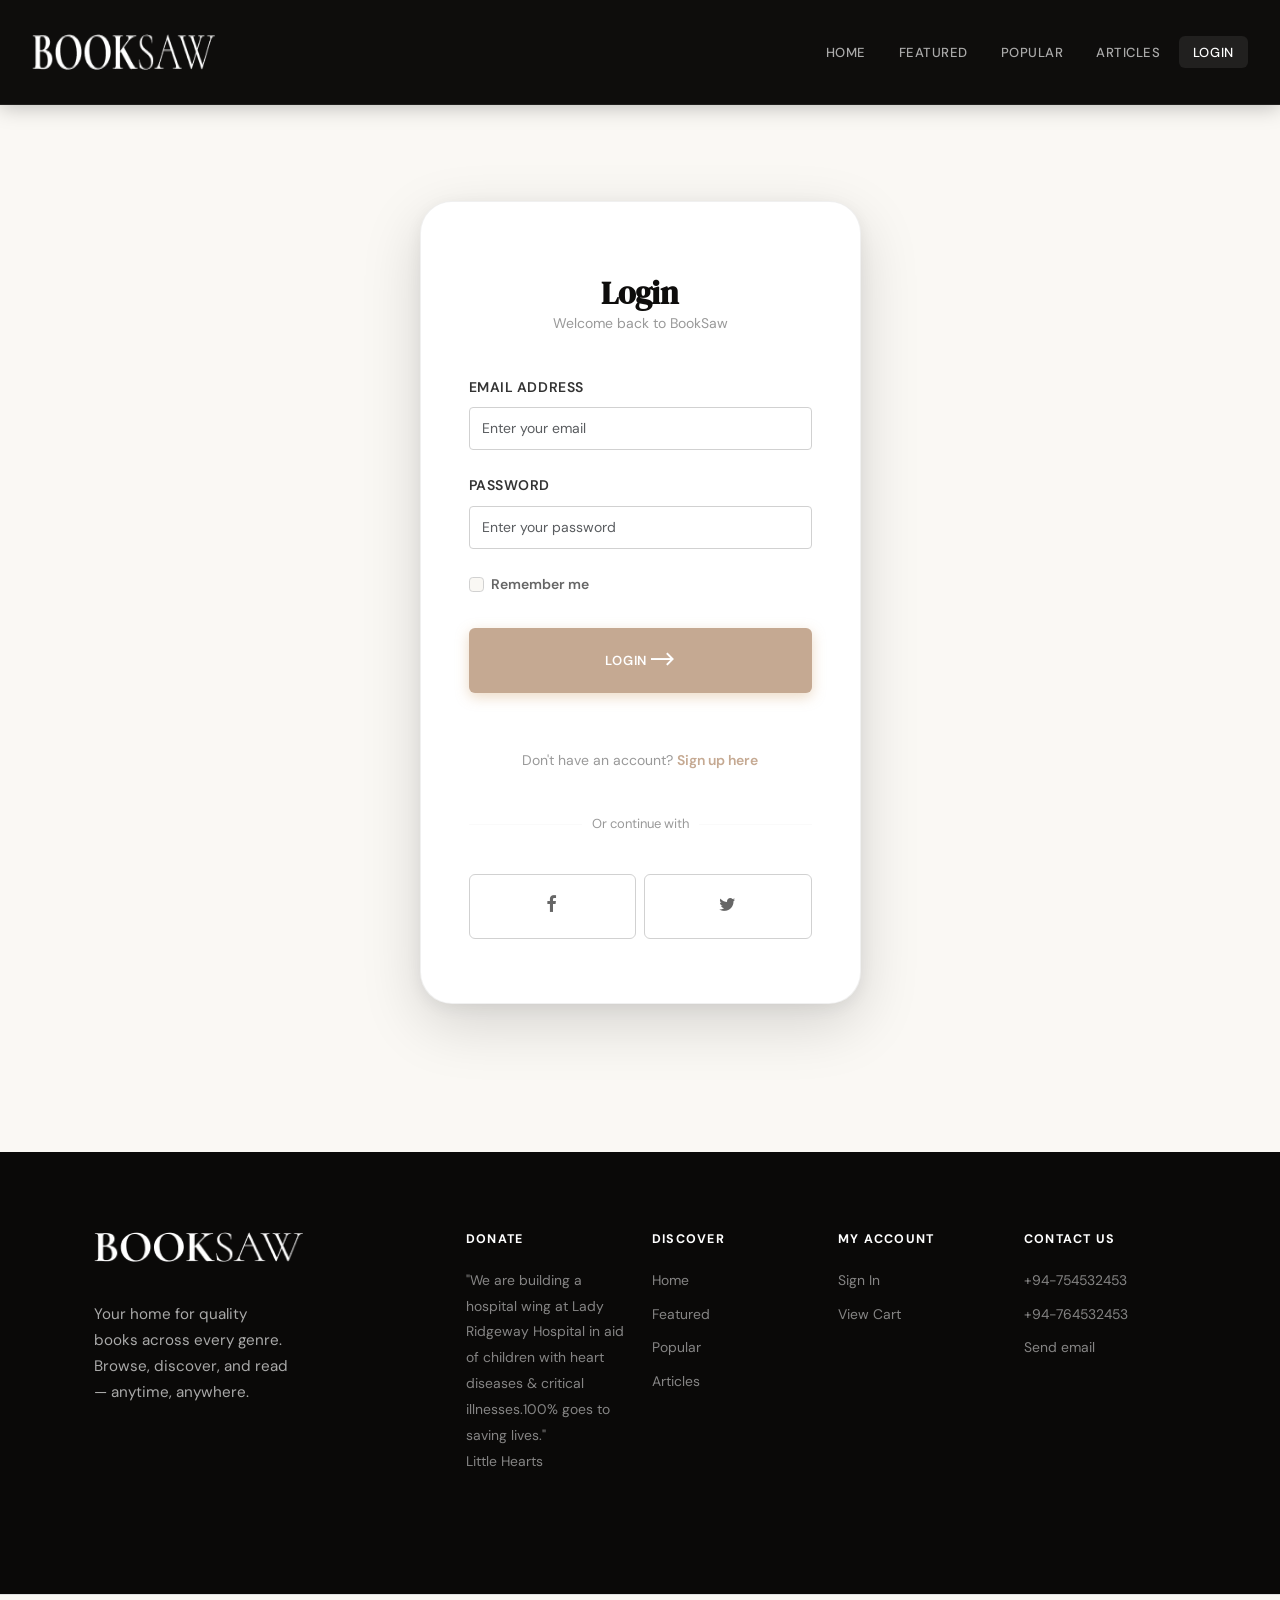
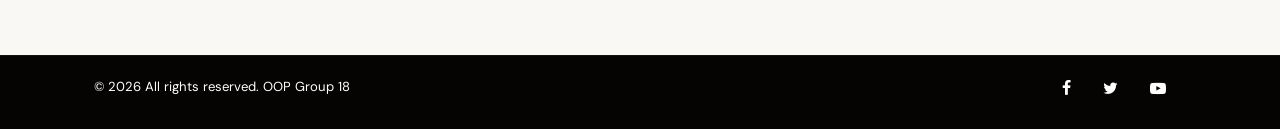
<file: src/main/resources/static/cart.html>
<!DOCTYPE html>
<html lang="en">

<head>
  <title>Cart - BookSaw Book Store</title>
  <meta charset="utf-8">
  <meta http-equiv="X-UA-Compatible" content="IE=edge">
  <meta name="viewport" content="width=device-width, initial-scale=1.0">
  <meta name="format-detection" content="telephone=no">
  <meta name="apple-mobile-web-app-capable" content="yes">

  <link href="https://cdn.jsdelivr.net/npm/bootstrap@5.3.1/dist/css/bootstrap.min.css" rel="stylesheet"
    integrity="sha384-4bw+/aepP/YC94hEpVNVgiZdgIC5+VKNBQNGCHeKRQN+PtmoHDEXuppvnDJzQIu9" crossorigin="anonymous">

  <link rel="stylesheet" type="text/css" href="css/normalize.css">
  <link rel="stylesheet" type="text/css" href="icomoon/icomoon.css">
  <link rel="stylesheet" type="text/css" href="css/vendor.css">
  <link rel="stylesheet" type="text/css" href="style.css">
	<link rel="stylesheet" href="https://fonts.googleapis.com/css2?family=DM+Serif+Display:ital@0;1&family=DM+Sans:ital,opsz,wght@0,9..40,300;0,9..40,400;0,9..40,500;0,9..40,600;1,9..40,300&display=swap">
	<link rel="stylesheet" type="text/css" href="css/modern-override.css">
</head>

<body data-bs-spy="scroll" data-bs-target="#header" tabindex="0">

  <div id="header-wrap">
    <div class="top-content">
      <div class="container-fluid">
        <div class="row">
          <div class="col-md-6">
            <div class="social-links">
              <ul>
                <li><a href="#"><i class="icon icon-facebook"></i></a></li>
                <li><a href="#"><i class="icon icon-twitter"></i></a></li>
                <li><a href="#"><i class="icon icon-youtube-play"></i></a></li>
                <li><a href="#"><i class="icon icon-behance-square"></i></a></li>
              </ul>
            </div>
          </div>
          <div class="col-md-6">
            <div class="right-element">
              <a href="#" class="user-account for-buy"><i class="icon icon-user"></i><span>Account</span></a>
              <a href="cart.html" class="cart for-buy"><i class="icon icon-clipboard"></i><span>Cart:(0 $0.00)</span></a>
              <div class="action-menu">
                <div class="search-bar">
                  <a href="#" class="search-button search-toggle" data-selector="#header-wrap">
                    <i class="icon icon-search"></i>
                  </a>
                  <form role="search" method="get" class="search-box">
                    <input class="search-field text search-input" placeholder="Search" type="search">
                  </form>
                </div>
              </div>
            </div>
          </div>
        </div>
      </div>
    </div>

    <header id="header">
      <div class="container-fluid">
        <div class="row">
          <div class="col-md-2">
            <div class="main-logo">
              <a href="index.html"><img src="images/main-logo.png" alt="logo"></a>
            </div>
          </div>
          <div class="col-md-10">
            <nav id="navbar">
              <div class="main-menu stellarnav">
                <ul class="menu-list">
                  <li class="menu-item"><a href="index.html">Home</a></li>
                  <li class="menu-item"><a href="index.html#featured-books" class="nav-link">Featured</a></li>
                  <li class="menu-item"><a href="index.html#popular-books" class="nav-link">Popular</a></li>
                  <li class="menu-item active"><a href="cart.html" class="nav-link">Cart</a></li>
                  <li class="menu-item"><a href="login.html" class="nav-link">Login</a></li>
                </ul>
                <div class="hamburger">
                  <span class="bar"></span>
                  <span class="bar"></span>
                  <span class="bar"></span>
                </div>
              </div>
            </nav>
          </div>
        </div>
      </div>
    </header>
  </div>

  <section id="cart-section" class="py-5 my-5">
    <div class="container">
      <div class="cart-wrapper">
        <div class="cart-header-row">
          <div class="cart-head item-col">ITEMS</div>
          <div class="cart-head qty-col">QUANTITY</div>
          <div class="cart-head price-col">PRICE</div>
          <div class="cart-head total-col">TOTAL</div>
          <div class="cart-head remove-col"></div>
        </div>

        <div id="cartItemsList"></div>

        <div id="emptyCartState" class="empty-cart-message" style="display: none;">
          Your cart is empty. Start adding books from featured and popular sections.
        </div>

        <div class="cart-summary-panel">
          <div class="summary-line">
            <span>Items</span>
            <strong id="cartCountValue">0</strong>
          </div>
          <div class="summary-line">
            <span>Subtotal</span>
            <strong id="subtotalValue">USD $0.00</strong>
          </div>
          <div class="summary-line total-line">
            <span>Total</span>
            <strong id="totalValue">USD $0.00</strong>
          </div>
        </div>

        <div class="cart-actions">
          <button type="button" class="btn btn-outline-accent" id="continueShoppingBtn">Continue Shopping</button>
           <button type="button" class="btn btn-accent" id="checkoutBtn">Process Checkout</button>
        </div>
         <script>
           document.getElementById('checkoutBtn').onclick = function() {
             window.location.href = 'checkout.html';
           };
         </script>
      </div>
    </div>
  </section>

  <script src="js/jquery-1.11.0.min.js"></script>
  <script src="https://cdn.jsdelivr.net/npm/bootstrap@5.3.1/dist/js/bootstrap.bundle.min.js"
    integrity="sha384-HwwvtgBNo3bZJJLYd8oVXjrBZt8cqVSpeBNS5n7C8IVInixGAoxmnlMuBnhbgrkm"
    crossorigin="anonymous"></script>
  <script src="js/plugins.js"></script>
  <script src="js/script.js"></script>
  <script src="js/navbar-auth.js"></script>
  <script src="js/cart.js"></script>
  <script src="js/cart-page.js"></script>

</body>

</html>
</file>
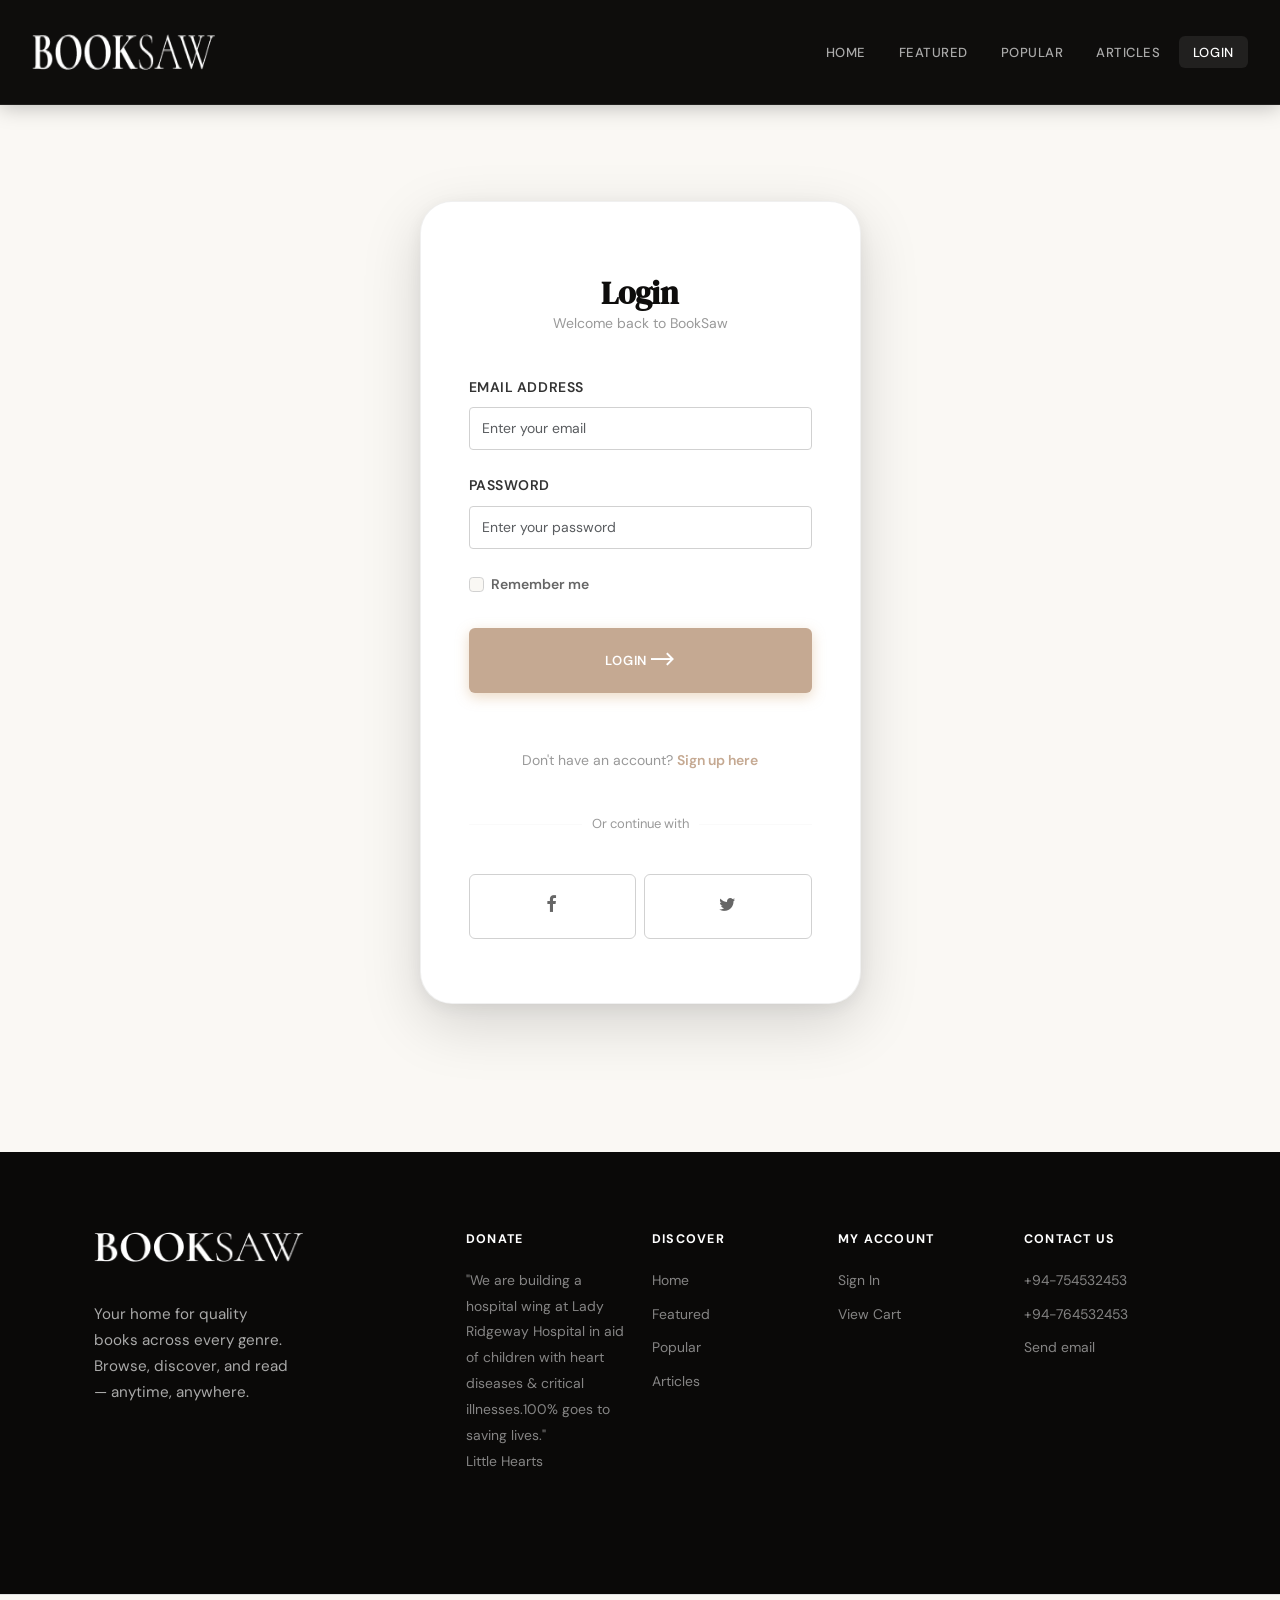
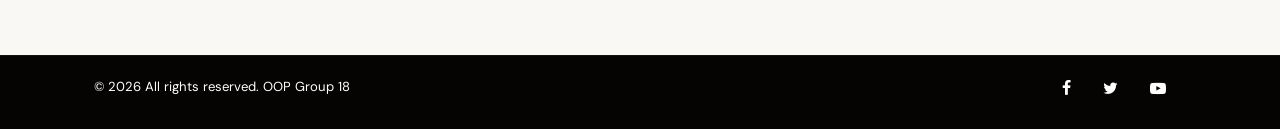
<file: src/main/resources/static/checkout.html>
<!DOCTYPE html>
<html lang="en">
<head>
    <title>Checkout | BookSaw</title>
    <meta charset="utf-8">
    <meta http-equiv="X-UA-Compatible" content="IE=edge">
    <meta name="viewport" content="width=device-width, initial-scale=1.0">
    <link href="https://cdn.jsdelivr.net/npm/bootstrap@5.3.1/dist/css/bootstrap.min.css" rel="stylesheet"
        integrity="sha384-4bw+/aepP/YC94hEpVNVgiZdgIC5+VKNBQNGCHeKRQN+PtmoHDEXuppvnDJzQIu9" crossorigin="anonymous">
    <link rel="stylesheet" href="https://cdnjs.cloudflare.com/ajax/libs/font-awesome/6.4.0/css/all.min.css">
    <link rel="stylesheet" type="text/css" href="css/normalize.css">
    <link rel="stylesheet" type="text/css" href="icomoon/icomoon.css">
    <link rel="stylesheet" type="text/css" href="css/vendor.css">
    <link rel="stylesheet" type="text/css" href="style.css">
	<link rel="stylesheet" href="https://fonts.googleapis.com/css2?family=DM+Serif+Display:ital@0;1&family=DM+Sans:ital,opsz,wght@0,9..40,300;0,9..40,400;0,9..40,500;0,9..40,600;1,9..40,300&display=swap">
	<link rel="stylesheet" type="text/css" href="css/modern-override.css">
    <link rel="stylesheet" type="text/css" href="css/modern-theme.css">
</head>
<body data-bs-spy="scroll" data-bs-target="#header" tabindex="0">

    <div id="header-wrap">
        <div class="top-content">
            <div class="container-fluid">
                <div class="row">
                    <div class="col-md-6">
                        <div class="social-links">
                            <ul>
                                <li><a href="#"><i class="icon icon-facebook"></i></a></li>
                                <li><a href="#"><i class="icon icon-twitter"></i></a></li>
                                <li><a href="#"><i class="icon icon-youtube-play"></i></a></li>
                                <li><a href="#"><i class="icon icon-behance-square"></i></a></li>
                            </ul>
                        </div>
                    </div>
                    <div class="col-md-6">
                        <div class="right-element">
                            <a href="#" class="user-account for-buy"><i class="icon icon-user"></i><span id="userGreeting">Account</span></a>
                            <a href="cart.html" class="cart for-buy"><i class="icon icon-clipboard"></i><span>Cart:(0 $)</span></a>
                        </div>
                    </div>
                </div>
            </div>
        </div>

        <header id="header">
            <div class="container-fluid">
                <div class="row">
                    <div class="col-md-2">
                        <div class="main-logo">
                            <a href="index.html"><img src="images/main-logo.png" alt="logo"></a>
                        </div>
                    </div>
                    <div class="col-md-10">
                        <nav id="navbar">
                            <div class="main-menu stellarnav">
                                <ul class="menu-list">
                                    <li class="menu-item"><a href="index.html">Home</a></li>
                                    <li class="menu-item"><a href="index.html#featured-books" class="nav-link">Featured</a></li>
                                    <li class="menu-item"><a href="index.html#popular-books" class="nav-link">Popular</a></li>
                                    <li class="menu-item"><a href="index.html#special-offer" class="nav-link">Offer</a></li>
                                    <li class="menu-item"><a href="index.html#latest-blog" class="nav-link">Articles</a></li>
                                </ul>
                                <div class="hamburger">
                                    <span class="bar"></span>
                                    <span class="bar"></span>
                                    <span class="bar"></span>
                                </div>
                            </div>
                        </nav>
                    </div>
                </div>
            </div>
        </header>
    </div>

    <!-- Page Header Hero -->
    <section class="inner-page-hero">
        <div class="container">
            <div class="hero-content">
                <h1 class="hero-title">Checkout</h1>
                <p class="text-muted">Review your order and complete your purchase securely.</p>
            </div>
        </div>
    </section>

    <!-- Main Checkout Content -->
    <div class="container py-5" style="margin-top: -40px; position: relative; z-index: 2;">
        <div class="row g-4">
            <!-- Left Column: Order Form -->
            <div class="col-lg-8">
                <!-- Order Items Review -->
                <div class="modern-card p-4 mb-4">
                    <h3 class="mb-4" style="color: var(--brand-mocha); font-family: var(--heading-font); border-bottom: 2px solid var(--brand-mocha); display: inline-block; padding-bottom: 5px;">
                        <i class="fas fa-box me-2"></i>Order Items
                    </h3>
                    <div id="orderItemsList"></div>
                </div>

                <!-- Billing Address -->
                <div class="modern-card p-4 mb-4">
                    <h3 class="mb-4" style="color: var(--brand-mocha); font-family: var(--heading-font); border-bottom: 2px solid var(--brand-mocha); display: inline-block; padding-bottom: 5px;">
                        <i class="fas fa-map-marker-alt me-2"></i>Billing Address
                    </h3>
                    <form id="checkoutForm" class="modern-form">
                        <div class="row">
                            <div class="col-12 mb-4">
                                <label for="address" class="form-label">Address</label>
                                <input type="text" id="address" class="form-control" placeholder="Street address" required>
                            </div>
                            <div class="col-md-6 mb-4">
                                <label for="city" class="form-label">City</label>
                                <input type="text" id="city" class="form-control" placeholder="City" required>
                            </div>
                            <div class="col-md-6 mb-4">
                                <label for="zipCode" class="form-label">Zip Code</label>
                                <input type="text" id="zipCode" class="form-control" placeholder="Zip Code" required>
                            </div>
                            <div class="col-md-6 mb-4">
                                <label for="state" class="form-label">State</label>
                                <input type="text" id="state" class="form-control" placeholder="State" required>
                            </div>
                            <div class="col-md-6 mb-4">
                                <label for="country" class="form-label">Country</label>
                                <input type="text" id="country" class="form-control" placeholder="Country" value="United States" required>
                            </div>
                        </div>
                    </form>
                </div>

                <!-- Payment Method Selection -->
                <div class="modern-card p-4 mb-4">
                    <h3 class="mb-4" style="color: var(--brand-mocha); font-family: var(--heading-font); border-bottom: 2px solid var(--brand-mocha); display: inline-block; padding-bottom: 5px;">
                        <i class="fas fa-credit-card me-2"></i>Payment Method
                    </h3>
                    <div id="paymentMethodsList"></div>
                    <div class="error-message" id="paymentError"></div>
                    <div class="mt-4 pt-3 border-top">
                        <button type="button" class="btn btn-outline-primary" id="addPaymentCardBtn">
                            <i class="fas fa-plus me-2"></i>Manage Cards
                        </button>
                    </div>
                </div>
            </div>

            <!-- Right Column: Order Summary -->
            <div class="col-lg-4">
                <div class="modern-card p-4 sticky-top" style="top: 20px;">
                    <h3 class="mb-4" style="color: var(--brand-mocha); font-family: var(--heading-font); border-bottom: 2px solid var(--brand-mocha); display: inline-block; padding-bottom: 5px;">
                        <i class="fas fa-receipt me-2"></i>Order Summary
                    </h3>
                    <div id="orderSummary" class="mt-3"></div>
                    <div class="error-message" id="checkoutError"></div>
                    
                    <div class="mt-4 pt-4 border-top">
                        <button id="completePaymentBtn" class="btn btn-modern-mocha btn-large w-100 py-3">
                            <i class="fas fa-lock me-2"></i>Complete Payment
                        </button>
                    </div>
                    <div class="text-center mt-3 small text-muted">
                        <i class="fas fa-shield-alt me-1"></i> Secure SSL Encrypted Payment
                    </div>
                </div>
            </div>
        </div>
    </div>

    <!-- Footer -->
    <footer id="footer" class="py-5 bg-dark text-light mt-5">
        <div class="container text-center">
            <img src="images/main-logo.png" alt="logo" class="footer-logo mb-4" style="filter: brightness(0) invert(1); max-height: 40px;">
            <p class="text-muted">&copy; 2024 BookSaw. All rights reserved.</p>
        </div>
    </footer>

    <script src="js/jquery-1.11.0.min.js"></script>
    <script src="https://cdn.jsdelivr.net/npm/bootstrap@5.3.1/dist/js/bootstrap.bundle.min.js"></script>
    <script src="js/plugins.js"></script>
    <script src="js/script.js"></script>
    <script src="js/navbar-auth.js"></script>
    <script src="js/checkout.js"></script>
</body>
</html>
</file>
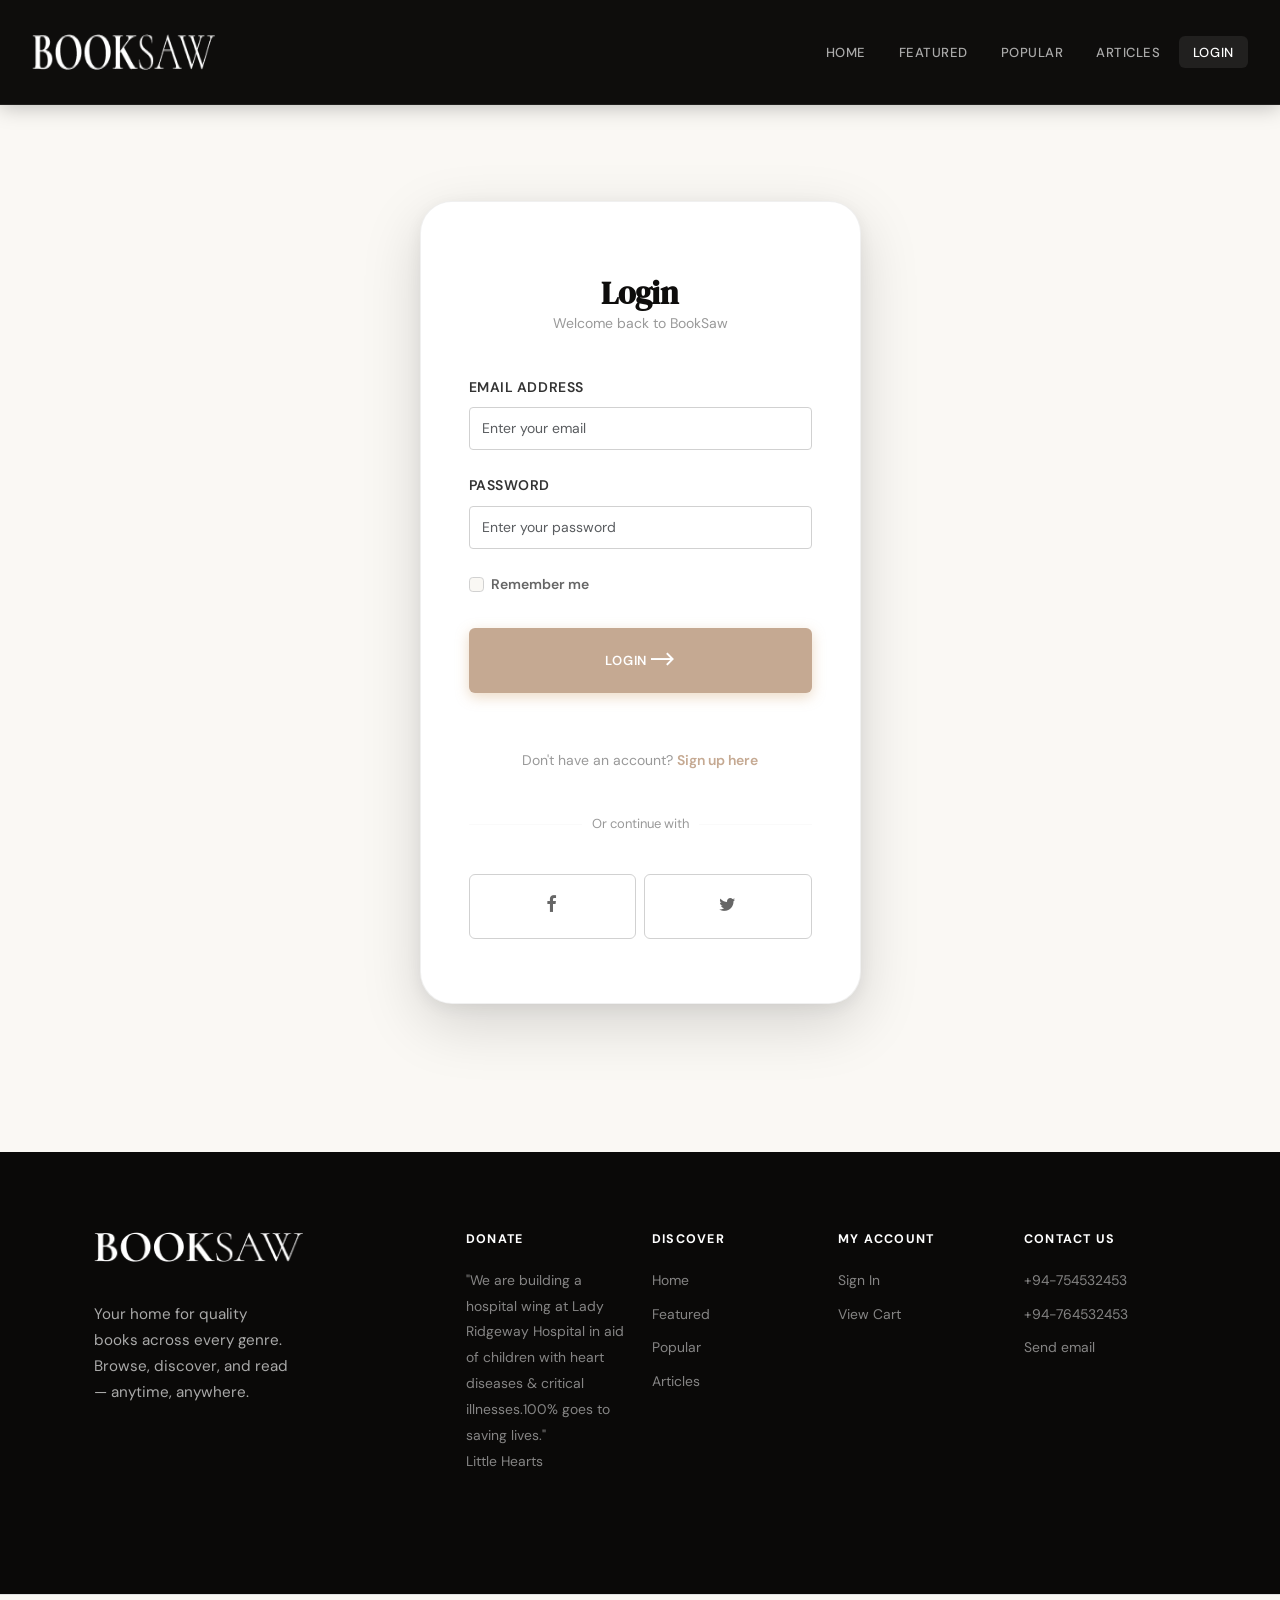
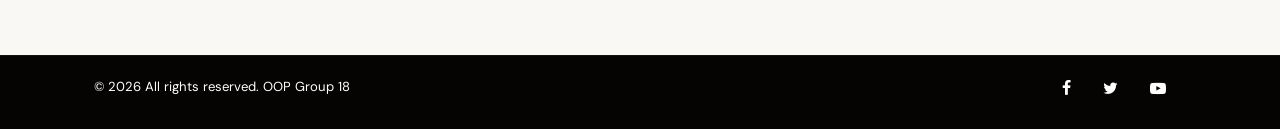
<file: src/main/resources/static/edit-profile.html>
<!DOCTYPE html>
<html lang="en">

<head>
	<title>Edit Profile - BookSaw Book Store</title>
	<meta charset="utf-8">
	<meta http-equiv="X-UA-Compatible" content="IE=edge">
	<meta name="viewport" content="width=device-width, initial-scale=1.0">
	<meta name="format-detection" content="telephone=no">
	<meta name="apple-mobile-web-app-capable" content="yes">
	<meta name="author" content="">
	<meta name="keywords" content="">
	<meta name="description" content="">

	<link href="https://cdn.jsdelivr.net/npm/bootstrap@5.3.1/dist/css/bootstrap.min.css" rel="stylesheet"
		integrity="sha384-4bw+/aepP/YC94hEpVNVgiZdgIC5+VKNBQNGCHeKRQN+PtmoHDEXuppvnDJzQIu9" crossorigin="anonymous">

	<link rel="stylesheet" type="text/css" href="css/normalize.css">
	<link rel="stylesheet" type="text/css" href="icomoon/icomoon.css">
	<link rel="stylesheet" type="text/css" href="css/vendor.css">
	<link rel="stylesheet" type="text/css" href="style.css">
	<link rel="stylesheet" href="https://fonts.googleapis.com/css2?family=DM+Serif+Display:ital@0;1&family=DM+Sans:ital,opsz,wght@0,9..40,300;0,9..40,400;0,9..40,500;0,9..40,600;1,9..40,300&display=swap">
	<link rel="stylesheet" type="text/css" href="css/modern-override.css">
	<link rel="stylesheet" type="text/css" href="css/modern-theme.css">

</head>

<body data-bs-spy="scroll" data-bs-target="#header" tabindex="0">

	<div id="header-wrap">


		<header id="header">
			<div class="container-fluid">
				<div class="row">

					<div class="col-md-2">
						<div class="main-logo">
							<a href="index.html"><img src="images/main-logo.png" alt="logo"></a>
						</div>

					</div>

					<div class="col-md-10">

						<nav id="navbar">
							<div class="main-menu stellarnav">
								<ul class="menu-list">
									<li class="menu-item"><a href="index.html">Home</a></li>
									<li class="menu-item"><a href="index.html#featured-books" class="nav-link">Featured</a></li>
									<li class="menu-item"><a href="index.html#popular-books" class="nav-link">Popular</a></li>
									<li class="menu-item"><a href="index.html#latest-blog" class="nav-link">Articles</a></li>
									<li class="menu-item active"><a href="#" class="nav-link">Profile</a></li>
								</ul>

								<div class="hamburger">
									<span class="bar"></span>
									<span class="bar"></span>
									<span class="bar"></span>
								</div>

							</div>
						</nav>

					</div>

				</div>
			</div>
		</header>

	</div><!--header-wrap-->

	<section class="inner-page-hero">
		<div class="container">
			<div class="hero-content">
				<h1 class="hero-title">Edit Profile</h1>
				<p class="text-muted">Update your personal details and contact information.</p>
			</div>
		</div>
	</section>

	<section id="edit-profile-section" class="py-5" style="margin-top: -30px; position: relative; z-index: 2;">
		<div class="container">
			<div class="row justify-content-center">
				<div class="col-md-7">
					<div class="modern-card p-5">
						<!-- Error Message -->
						<div id="errorMessage" class="alert alert-danger mb-4" style="display: none;"></div>

						<!-- Success Message -->
						<div id="successMessage" class="alert alert-success mb-4" style="display: none;"></div>

						<form id="edit-profile-form" class="modern-form">
							<div class="row">
								<div class="col-md-6 mb-4">
									<label for="editFirstName" class="form-label">First Name</label>
									<input type="text" class="form-control" id="editFirstName" placeholder="Enter first name" required>
								</div>

								<div class="col-md-6 mb-4">
									<label for="editLastName" class="form-label">Last Name</label>
									<input type="text" class="form-control" id="editLastName" placeholder="Enter last name" required>
								</div>
							</div>

							<div class="mb-4">
								<label for="editUsername" class="form-label">Username</label>
								<input type="text" class="form-control" id="editUsername" placeholder="Enter username" required>
							</div>

							<div class="mb-4">
								<label for="editEmail" class="form-label">Email Address (Read-Only)</label>
								<input type="email" class="form-control" id="editEmail" placeholder="Your email" disabled style="background-color: #f1f1f1; opacity: 0.7;">
							</div>

							<div class="mb-4">
								<label for="editPhoneNumber" class="form-label">Phone Number</label>
								<input type="tel" class="form-control" id="editPhoneNumber" placeholder="Enter your phone number" required>
							</div>

							<div class="mb-4">
								<label for="editPoints" class="form-label">Points</label>
								<input type="number" class="form-control" id="editPoints" placeholder="Your points" disabled style="background-color: #f1f1f1; opacity: 0.7;">
							</div>

							<div class="mt-4 pt-3 border-top">
								<button type="submit" class="btn btn-modern-mocha w-100 py-3">
									Save Changes <i class="icon icon-ns-arrow-right ms-2"></i>
								</button>
							</div>
						</form>

						<div class="text-center mt-4">
							<a href="profile.html" class="btn btn-link text-muted text-decoration-none" style="font-weight: 600;">← Back to Profile</a>
						</div>
					</div>
				</div>
			</div>
		</div>
	</section>

	<footer id="footer">
		<div class="container">
			<div class="row">
				<div class="col-md-4">
					<div class="footer-item">
						<div class="company-brand">
							<img alt="logo" class="footer-logo" src="images/main-logo.png"/>
							<p>Your home for quality books across every genre. Browse, discover, and read — anytime, anywhere.</p>
						</div>
					</div>
				</div>
				<div class="col-md-2">
					<div class="footer-menu">
						<h5>Donate</h5>
						<ul class="menu-list">
							<a>"We are building a hospital wing at Lady Ridgeway Hospital in aid of children with heart diseases & critical illnesses.100% goes to saving lives."</a>
							<li class="menu-item">
								<a href="https://www.littlehearts.lk/donate/#">Little Hearts</a>
							</li>
						</ul>
					</div>
				</div>
				<div class="col-md-2">
					<div class="footer-menu">
						<h5>Discover</h5>
						<ul class="menu-list">
							<li class="menu-item">
								<a href="index.html">Home</a>
							</li>
							<li class="menu-item">
								<a href="index.html#featured-books">Featured</a>
							</li>
							<li class="menu-item">
								<a href="index.html#popular-books">Popular</a>
							</li>
							<li class="menu-item">
								<a href="index.html#latest-blog">Articles</a>
							</li>
						</ul>
					</div>
				</div>
				<div class="col-md-2">
					<div class="footer-menu">
						<h5>My account</h5>
						<ul class="menu-list">
							<li class="menu-item">
								<a href= "login.html">Sign In</a>
							</li>
							<li class="menu-item">
								<a href="cart.html">View Cart</a>
							</li>
						</ul>
					</div>
				</div>
				<div class="col-md-2">
					<div class="footer-menu">
						<h5>Contact Us</h5>
						<ul class="menu-list">
							<li class="menu-item">
								<a>+94-754532453</a>
							</li>
							<li class="menu-item">
								<a >+94-764532453</a>
							</li>
							<li class="menu-item">
								<a href="mailto:someone@example.com">Send email</a>
							</li>
						</ul>
					</div>
				</div>
			</div>
			<!-- / row -->
		</div>
	</footer>

	<div id="footer-bottom">
		<div class="container">
			<div class="row">
				<div class="col-md-12">

					<div class="copyright">
						<div class="row">

							<div class="col-md-6">
								<p>© 2026 All rights reserved. OOP Group 18 </p>
							</div>

							<div class="col-md-6">
								<div class="social-links align-right">
									<ul>

										<li>
											<a href="https://www.facebook.com/"><i class="icon icon-facebook"></i></a>
										</li>
										<li>
											<a href="https://x.com/"><i class="icon icon-twitter"></i></a>
										</li>
										<li>
											<a href="https://www.youtube.com/"><i class="icon icon-youtube-play"></i></a>
										</li>
									</ul>
								</div>
							</div>

						</div>
					</div><!--grid-->

				</div><!--footer-bottom-content-->
			</div>
		</div>
	</div>

	<script src="js/jquery-1.11.0.min.js"></script>
	<script src="https://cdn.jsdelivr.net/npm/bootstrap@5.3.1/dist/js/bootstrap.bundle.min.js"
		integrity="sha384-HwwvtgBNo3bZJJLYd8oVXjrBZt8cqVSpeBNS5n7C8IVInixGAoxmnlMuBnhbgrkm"
		crossorigin="anonymous"></script>
	<script src="js/plugins.js"></script>
	<script src="js/script.js"></script>
	<script src="js/navbar-auth.js"></script>

	<script>
		// Get email from URL
		function getUserEmail() {
			const params = new URLSearchParams(window.location.search);
			return params.get('email');
		}

		// Load profile data on page load
		document.addEventListener('DOMContentLoaded', async function() {
			const email = getUserEmail();
			
			if (!email) {
				showError('User email not found. Please go back to your profile.');
				return;
			}

			await loadProfileForEditing(email);
		});

		// Load user profile data for editing
		async function loadProfileForEditing(email) {
			try {
				const response = await fetch(`/api/users/profile/${encodeURIComponent(email)}`, {
					method: 'GET',
					headers: {
						'Content-Type': 'application/json',
					}
				});

				const data = await response.json();

				if (response.ok && data.status === 'success') {
					const user = data.user;
					
					// Populate form fields
					document.getElementById('editFirstName').value = user.firstName;
					document.getElementById('editLastName').value = user.lastName;
					document.getElementById('editUsername').value = user.username;
					document.getElementById('editEmail').value = user.email;
					document.getElementById('editPhoneNumber').value = user.phoneNumber;
					document.getElementById('editPoints').value = user.points;

					// Setup form submission
					setupFormSubmission(email);
				} else {
					showError(data.message || 'Failed to load profile');
				}
			} catch (error) {
				console.error('Error:', error);
				showError('An error occurred while loading your profile');
			}
		}

		// Setup form submission
		function setupFormSubmission(email) {
			document.getElementById('edit-profile-form').addEventListener('submit', async function(e) {
				e.preventDefault();

				const username = document.getElementById('editUsername').value;
				const firstName = document.getElementById('editFirstName').value;
				const lastName = document.getElementById('editLastName').value;
				const phoneNumber = document.getElementById('editPhoneNumber').value;

				try {
					const response = await fetch(`/api/users/profile/${encodeURIComponent(email)}`, {
						method: 'PUT',
						headers: {
							'Content-Type': 'application/json',
						},
						body: JSON.stringify({
							username: username,
							firstName: firstName,
							lastName: lastName,
							phoneNumber: phoneNumber
						})
					});

					const data = await response.json();

					if (response.ok && data.status === 'success') {
						showSuccess('Profile updated successfully! Redirecting...');
						setTimeout(() => {
							window.location.href = 'profile.html?email=' + encodeURIComponent(email);
						}, 2000);
					} else {
						showError(data.message || 'Failed to update profile');
					}
				} catch (error) {
					console.error('Error:', error);
					showError('An error occurred while updating your profile');
				}
			});
		}

		// Show error message
		function showError(message) {
			const errorDiv = document.getElementById('errorMessage');
			errorDiv.textContent = message;
			errorDiv.style.display = 'block';
			document.getElementById('successMessage').style.display = 'none';
		}

		// Show success message
		function showSuccess(message) {
			const successDiv = document.getElementById('successMessage');
			successDiv.textContent = message;
			successDiv.style.display = 'block';
			document.getElementById('errorMessage').style.display = 'none';
		}
	</script>

<script src="js/edit-profile.js"></script>
</body>

</html>
</file>
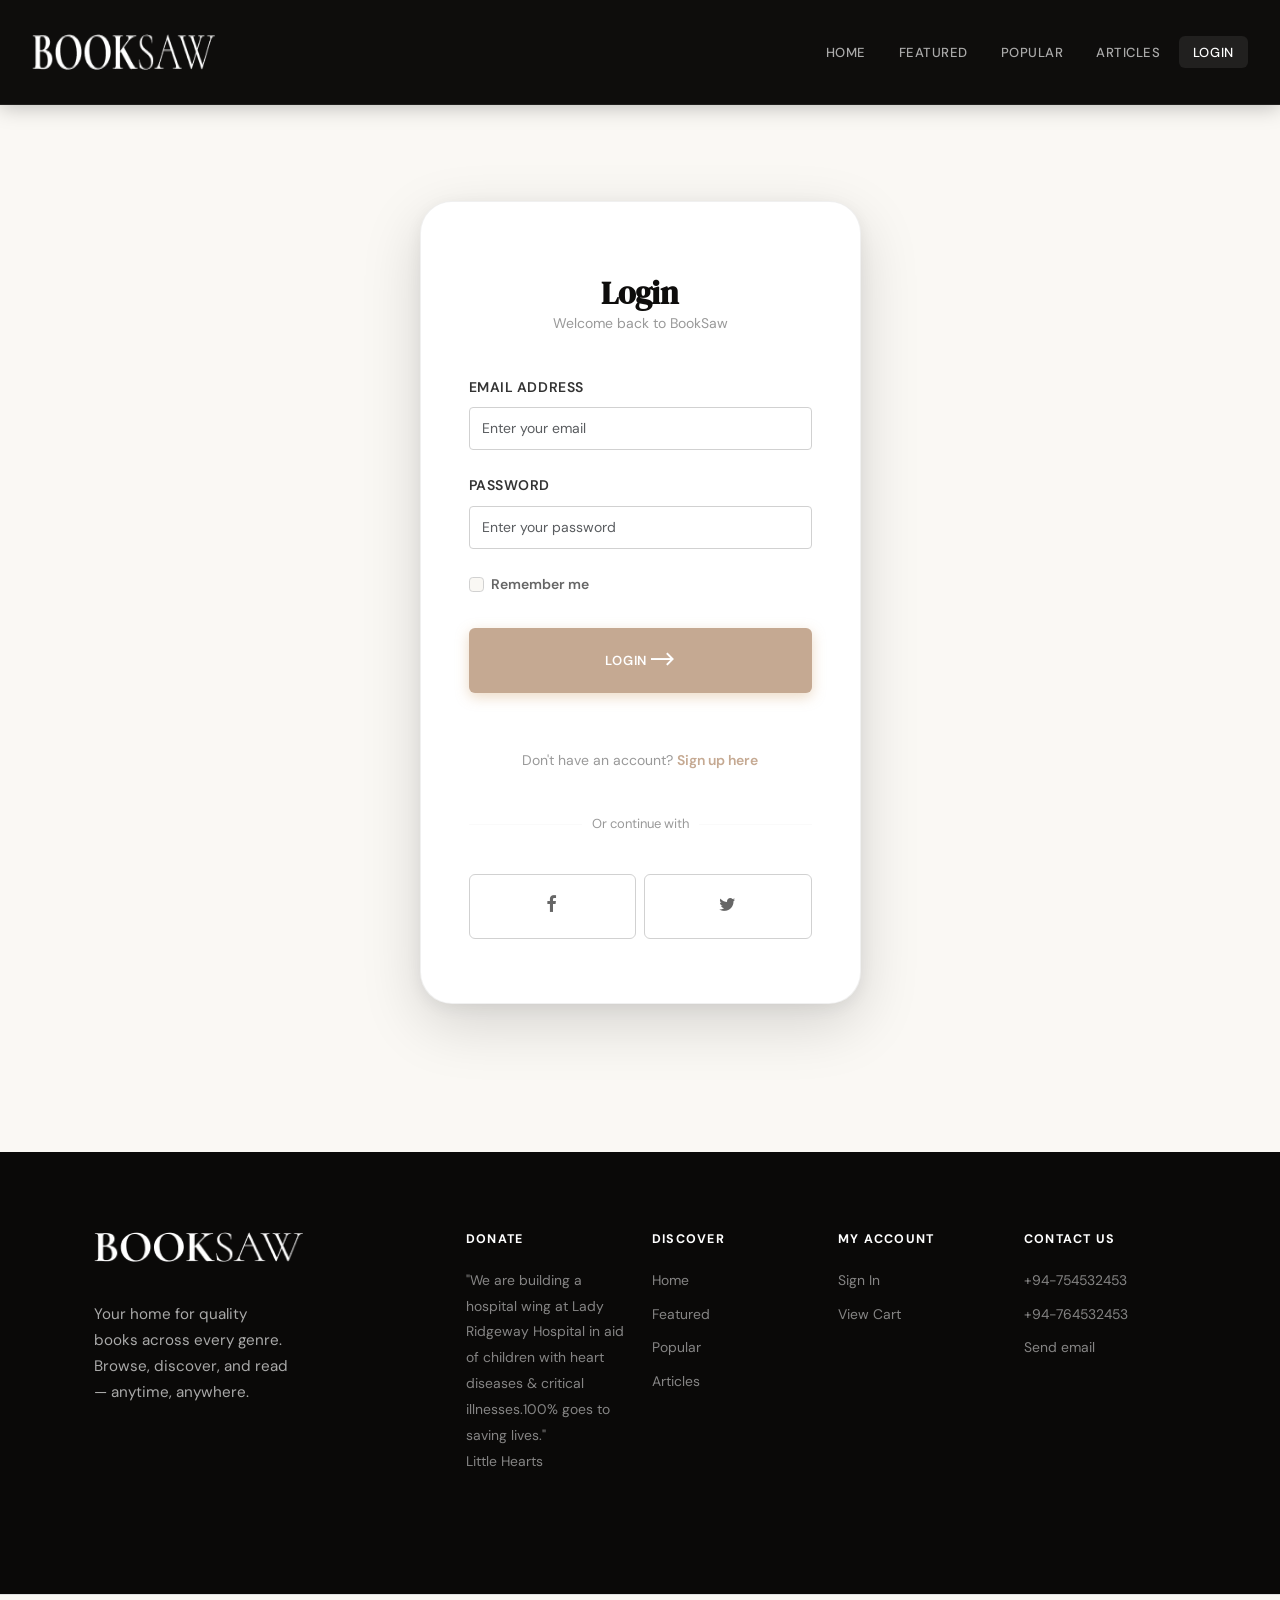
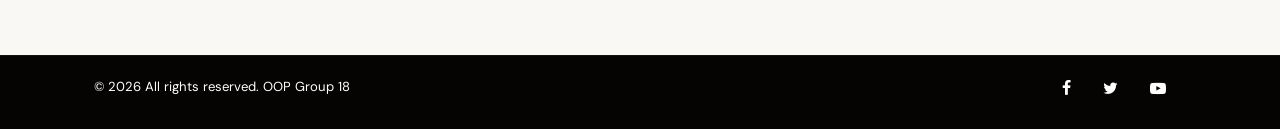
<file: src/main/resources/static/login.html>
<!DOCTYPE html>
<html lang="en">

<head>
	<title>Login - BookSaw Book Store</title>
	<meta charset="utf-8">
	<meta http-equiv="X-UA-Compatible" content="IE=edge">
	<meta name="viewport" content="width=device-width, initial-scale=1.0">
	<meta name="format-detection" content="telephone=no">
	<meta name="apple-mobile-web-app-capable" content="yes">
	<meta name="author" content="">
	<meta name="keywords" content="">
	<meta name="description" content="">

	<link href="https://cdn.jsdelivr.net/npm/bootstrap@5.3.1/dist/css/bootstrap.min.css" rel="stylesheet"
		integrity="sha384-4bw+/aepP/YC94hEpVNVgiZdgIC5+VKNBQNGCHeKRQN+PtmoHDEXuppvnDJzQIu9" crossorigin="anonymous">

	<link rel="stylesheet" type="text/css" href="css/normalize.css">
	<link rel="stylesheet" type="text/css" href="icomoon/icomoon.css">
	<link rel="stylesheet" type="text/css" href="css/vendor.css">
	<link rel="stylesheet" type="text/css" href="style.css">
	<link rel="stylesheet" href="https://fonts.googleapis.com/css2?family=DM+Serif+Display:ital@0;1&family=DM+Sans:ital,opsz,wght@0,9..40,300;0,9..40,400;0,9..40,500;0,9..40,600;1,9..40,300&display=swap">
	<link rel="stylesheet" type="text/css" href="css/modern-override.css">

</head>

<body data-bs-spy="scroll" data-bs-target="#header" tabindex="0">

	<div id="header-wrap">


		<header id="header">
			<div class="container-fluid">
				<div class="row">

					<div class="col-md-2">
						<div class="main-logo">
							<a href="index.html"><img src="images/main-logo.png" alt="logo"></a>
						</div>

					</div>

					<div class="col-md-10">

						<nav id="navbar">
							<div class="main-menu stellarnav">
								<ul class="menu-list">
									<li class="menu-item"><a href="index.html">Home</a></li>
									<li class="menu-item"><a href="index.html#featured-books" class="nav-link">Featured</a></li>
									<li class="menu-item"><a href="index.html#popular-books" class="nav-link">Popular</a></li>
									<li class="menu-item"><a href="index.html#latest-blog" class="nav-link">Articles</a></li>
									<li class="menu-item active"><a href="login.html" class="nav-link">Login</a></li>
								</ul>

								<div class="hamburger">
									<span class="bar"></span>
									<span class="bar"></span>
									<span class="bar"></span>
								</div>

							</div>
						</nav>

					</div>

				</div>
			</div>
		</header>

	</div><!--header-wrap-->

	<section id="login-section" class="py-5 my-5">
		<div class="container">
			<div class="row justify-content-center">
				<div class="col-md-5">
					<div class="login-card p-5 bg-white rounded-3 shadow-sm border border-light">
						<div class="text-center mb-4">
							<h2 class="section-title">Login</h2>
							<p class="text-muted">Welcome back to BookSaw</p>
						</div>

						<form id="login-form">
							<div class="mb-3">
								<label for="loginEmail" class="form-label">Email Address</label>
								<input type="email" class="form-control" id="loginEmail" placeholder="Enter your email" required>
							</div>

							<div class="mb-3">
								<label for="loginPassword" class="form-label">Password</label>
								<input type="password" class="form-control" id="loginPassword" placeholder="Enter your password" required>
							</div>

							<div class="mb-3 form-check">
								<input type="checkbox" class="form-check-input" id="rememberMe">
								<label class="form-check-label" for="rememberMe">
									Remember me
								</label>
							</div>

							<button type="submit" class="btn w-100 btn-accent-arrow" style="background-color: #C5A992; border-color: #C5A992; color: white; font-weight: 600; padding: 10px;">
								Login <i class="icon icon-ns-arrow-right"></i>
							</button>
						</form>

						<div class="text-center mt-4">
							<p class="text-muted">Don't have an account? <a href="register.html" class="text-decoration-none" style="color: #C5A992; font-weight: 600;">Sign up here</a></p>
						</div>

						<div class="divider-section text-center my-4">
							<hr>
							<span class="divider-text">Or continue with</span>
							<hr>
						</div>

						<div class="social-login d-flex gap-2">
							<button type="button" class="btn btn-outline-secondary w-100">
								<i class="icon icon-facebook"></i>
							</button>
							<button type="button" class="btn btn-outline-secondary w-100">
								<i class="icon icon-twitter"></i>
							</button>
						</div>
					</div>
				</div>
			</div>
		</div>
	</section>

<footer id="footer">
<div class="container">
<div class="row">
<div class="col-md-4">
<div class="footer-item">
<div class="company-brand">
<img alt="logo" class="footer-logo" src="images/main-logo.png"/>
<p>Your home for quality books across every genre. Browse, discover, and read — anytime, anywhere.</p>
</div>
</div>
</div>
<div class="col-md-2">
<div class="footer-menu">
<h5>Donate</h5>
<ul class="menu-list">
 <a>"We are building a hospital wing at Lady Ridgeway Hospital in aid of children with heart diseases & critical illnesses.100% goes to saving lives."</a>
<li class="menu-item">
<a href="https://www.littlehearts.lk/donate/#">Little Hearts</a>
</li>
</ul>
</div>
</div>
<div class="col-md-2">
<div class="footer-menu">
<h5>Discover</h5>
<ul class="menu-list">
<li class="menu-item">
<a href="index.html">Home</a>
</li>
<li class="menu-item">
<a href="index.html#featured-books">Featured</a>
</li>
<li class="menu-item">
<a href="index.html#popular-books">Popular</a>
</li>
<li class="menu-item">
<a href="index.html#latest-blog">Articles</a>
</li>
</ul>
</div>
</div>
<div class="col-md-2">
<div class="footer-menu">
<h5>My account</h5>
<ul class="menu-list">
<li class="menu-item">
<a href= "login.html">Sign In</a>
</li>
<li class="menu-item">
<a href="cart.html">View Cart</a>
</li>
</ul>
</div>
</div>
<div class="col-md-2">
<div class="footer-menu">
<h5>Contact Us</h5>
<ul class="menu-list">
<li class="menu-item">
<a>+94-754532453</a>
</li>
<li class="menu-item">
<a >+94-764532453</a>
</li>
<li class="menu-item">
<a href="mailto:someone@example.com">Send email</a>
</li>
</ul>
</div>
</div>
</div>
<!-- / row -->
</div>
</footer>

	<div id="footer-bottom">
		<div class="container">
			<div class="row">
				<div class="col-md-12">

					<div class="copyright">
						<div class="row">

							<div class="col-md-6">
								<p>© 2026 All rights reserved. OOP Group 18 </p>
							</div>

							<div class="col-md-6">
								<div class="social-links align-right">
									<ul>

<li>
<a href="https://www.facebook.com/"><i class="icon icon-facebook"></i></a>
</li>
<li>
<a href="https://x.com/"><i class="icon icon-twitter"></i></a>
</li>
<li>
<a href="https://www.youtube.com/"><i class="icon icon-youtube-play"></i></a>
</li>
									</ul>
								</div>
							</div>

						</div>
					</div><!--grid-->

				</div><!--footer-bottom-content-->
			</div>
		</div>
	</div>

	<script src="js/jquery-1.11.0.min.js"></script>
	<script src="https://cdn.jsdelivr.net/npm/bootstrap@5.3.1/dist/js/bootstrap.bundle.min.js"
		integrity="sha384-HwwvtgBNo3bZJJLYd8oVXjrBZt8cqVSpeBNS5n7C8IVInixGAoxmnlMuBnhbgrkm"
		crossorigin="anonymous"></script>
	<script src="js/plugins.js"></script>
	<script src="js/script.js"></script>
	<script src="js/navbar-auth.js"></script>
	<script src="js/cart.js"></script>

	<script>
		function getRedirectTarget() {
			const params = new URLSearchParams(window.location.search);
			return params.get('redirect') || null;
		}

		document.getElementById('login-form').addEventListener('submit', async function(e) {
			e.preventDefault();
			
			const email = document.getElementById('loginEmail').value;
			const password = document.getElementById('loginPassword').value;
			
			try {
				const response = await fetch('/api/users/login', {
					method: 'POST',
					headers: {
						'Content-Type': 'application/json',
					},
					body: JSON.stringify({
						email: email,
						password: password
					})
				});
				
				const data = await response.json();
				
				if (response.ok && data.status === 'success') {
					alert('Login successful!');
					// Store user info in session storage
					sessionStorage.setItem('currentUserEmail', data.user.email);
					sessionStorage.setItem('currentUserId', data.user.userId);
					sessionStorage.setItem('currentUsername', data.user.username);

					const redirectTarget = getRedirectTarget();
					if (redirectTarget) {
						window.location.href = redirectTarget;
					} else {
						window.location.href = 'profile.html?email=' + encodeURIComponent(data.user.email);
					}
				} else {
					alert('Login failed: ' + (data.message || 'Invalid credentials'));
				}
			} catch (error) {
				console.error('Error:', error);
				alert('An error occurred during login');
			}
		});
	</script>

</body>

</html>
</file>
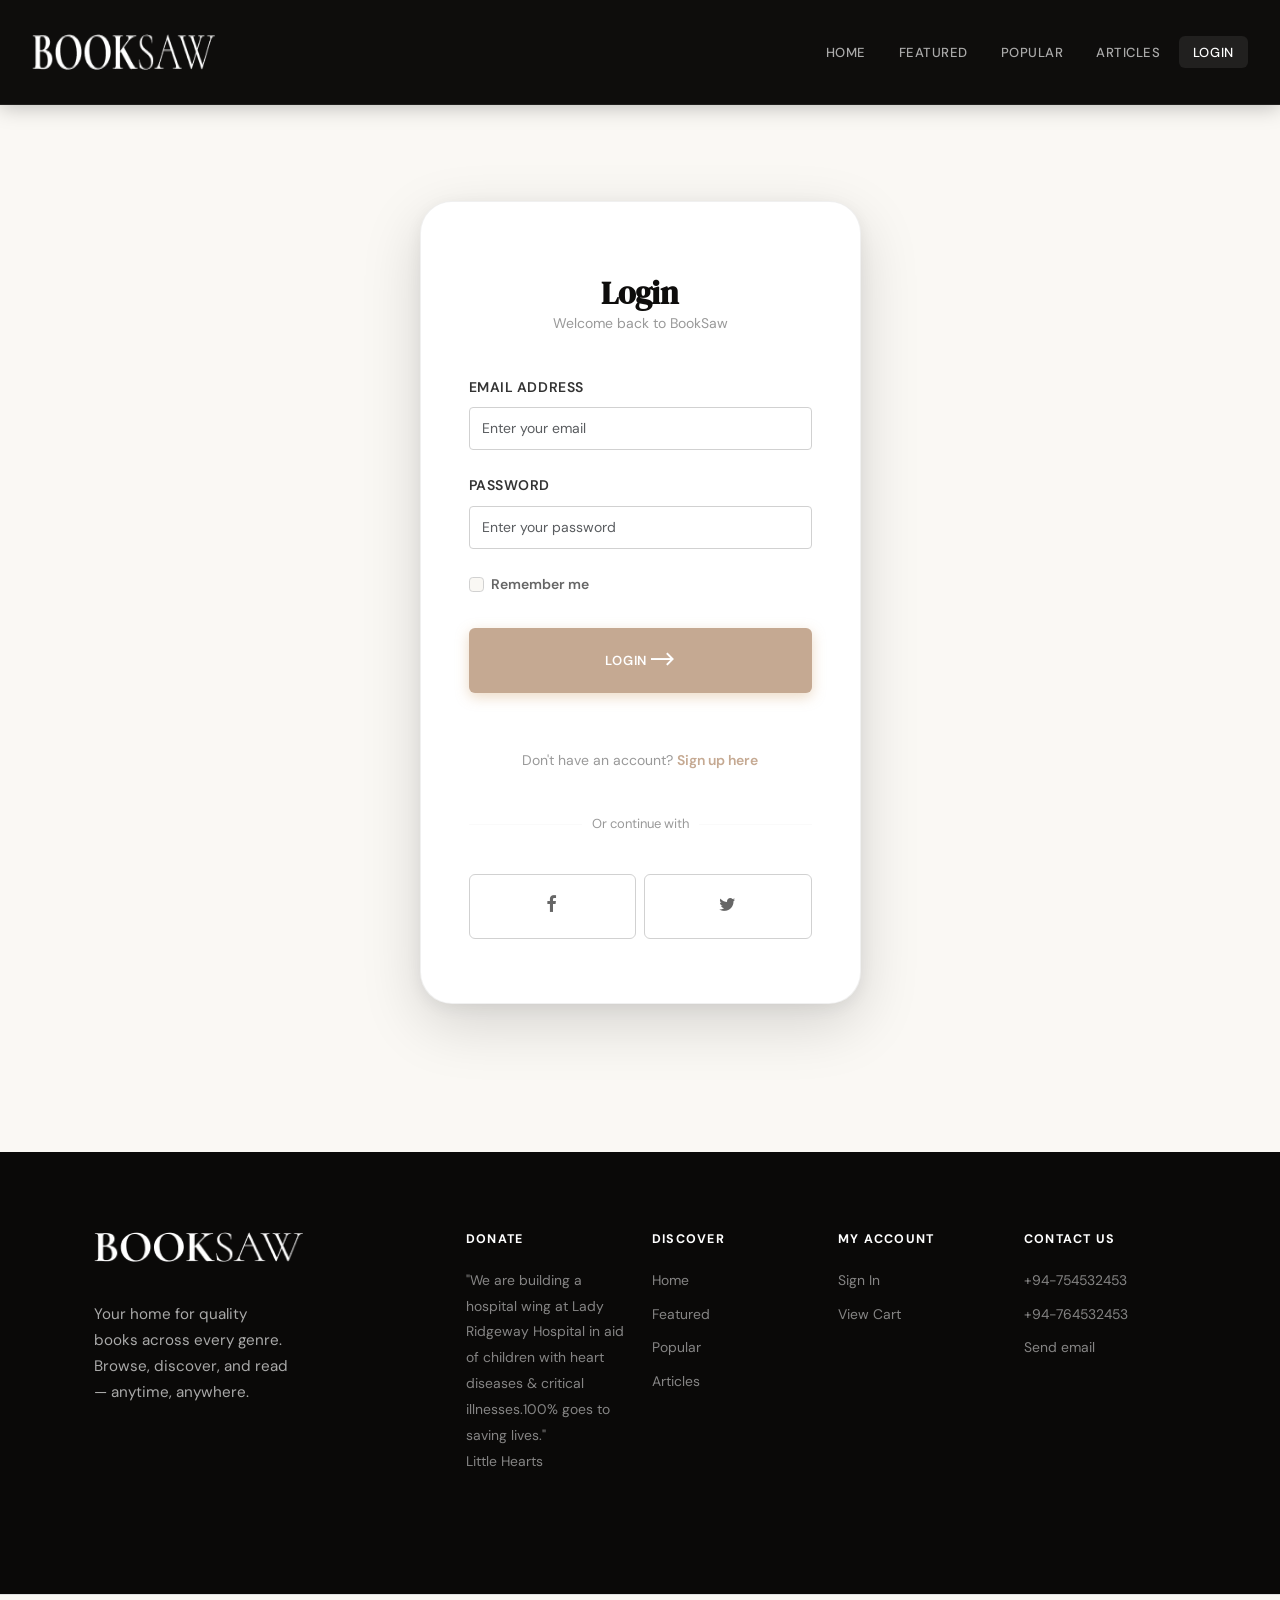
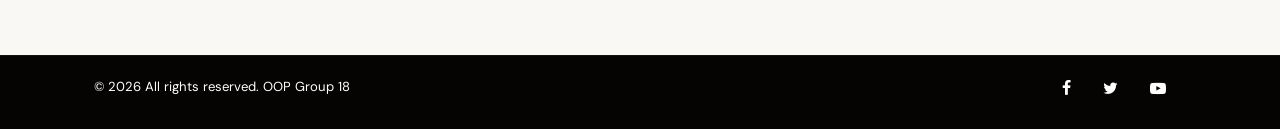
<file: src/main/resources/static/payment-cards.html>
<!DOCTYPE html>
<html lang="en">
<head>
    <title>Manage Payment Cards | BookSaw</title>
    <meta charset="utf-8">
    <meta http-equiv="X-UA-Compatible" content="IE=edge">
    <meta name="viewport" content="width=device-width, initial-scale=1.0">
    <link href="https://cdn.jsdelivr.net/npm/bootstrap@5.3.1/dist/css/bootstrap.min.css" rel="stylesheet"
        integrity="sha384-4bw+/aepP/YC94hEpVNVgiZdgIC5+VKNBQNGCHeKRQN+PtmoHDEXuppvnDJzQIu9" crossorigin="anonymous">
    <link rel="stylesheet" href="https://cdnjs.cloudflare.com/ajax/libs/font-awesome/6.4.0/css/all.min.css">
    <link rel="stylesheet" type="text/css" href="css/normalize.css">
    <link rel="stylesheet" type="text/css" href="icomoon/icomoon.css">
    <link rel="stylesheet" type="text/css" href="css/vendor.css">
    <link rel="stylesheet" type="text/css" href="style.css">
	<link rel="stylesheet" href="https://fonts.googleapis.com/css2?family=DM+Serif+Display:ital@0;1&family=DM+Sans:ital,opsz,wght@0,9..40,300;0,9..40,400;0,9..40,500;0,9..40,600;1,9..40,300&display=swap">
	<link rel="stylesheet" type="text/css" href="css/modern-override.css">
    <link rel="stylesheet" type="text/css" href="css/modern-theme.css">
</head>
<body data-bs-spy="scroll" data-bs-target="#header" tabindex="0">

    <div id="header-wrap">
        <div class="top-content">
            <div class="container-fluid">
                <div class="row">
                    <div class="col-md-6">
                        <div class="social-links">
                            <ul>
                                <li><a href="#"><i class="icon icon-facebook"></i></a></li>
                                <li><a href="#"><i class="icon icon-twitter"></i></a></li>
                                <li><a href="#"><i class="icon icon-youtube-play"></i></a></li>
                                <li><a href="#"><i class="icon icon-behance-square"></i></a></li>
                            </ul>
                        </div>
                    </div>
                    <div class="col-md-6">
                        <div class="right-element">
                            <a href="#" class="user-account for-buy"><i class="icon icon-user"></i><span id="userGreeting">Account</span></a>
                            <a href="cart.html" class="cart for-buy"><i class="icon icon-clipboard"></i><span>Cart:(0 $)</span></a>
                        </div>
                    </div>
                </div>
            </div>
        </div>

        <header id="header">
            <div class="container-fluid">
                <div class="row">
                    <div class="col-md-2">
                        <div class="main-logo">
                            <a href="index.html"><img src="images/main-logo.png" alt="logo"></a>
                        </div>
                    </div>
                    <div class="col-md-10">
                        <nav id="navbar">
                            <div class="main-menu stellarnav">
                                <ul class="menu-list">
                                    <li class="menu-item"><a href="index.html">Home</a></li>
                                    <li class="menu-item"><a href="index.html#featured-books" class="nav-link">Featured</a></li>
                                    <li class="menu-item"><a href="index.html#popular-books" class="nav-link">Popular</a></li>
                                    <li class="menu-item"><a href="index.html#special-offer" class="nav-link">Offer</a></li>
                                    <li class="menu-item"><a href="index.html#latest-blog" class="nav-link">Articles</a></li>
                                </ul>
                                <div class="hamburger">
                                    <span class="bar"></span>
                                    <span class="bar"></span>
                                    <span class="bar"></span>
                                </div>
                            </div>
                        </nav>
                    </div>
                </div>
            </div>
        </header>
    </div>

    <section class="inner-page-hero">
        <div class="container">
            <div class="hero-content">
                <h1 class="hero-title">Payment Methods</h1>
                <p class="text-muted">Securely manage your credit and debit cards for faster checkout.</p>
            </div>
        </div>
    </section>

    <!-- Main Content -->
    <div id="paymentCardsContent" class="container py-5" style="margin-top: -30px; position: relative; z-index: 2;">
        <div class="row g-4 justify-content-center">
            
            <!-- Add Card Form -->
            <div class="col-md-8">
                <div class="modern-card p-5 mb-5">
                    <h3 class="mb-4" style="color: var(--brand-mocha); font-family: var(--heading-font);">
                        <i class="fas fa-plus-circle me-2"></i>Add New Card
                    </h3>
                    <form id="addCardForm" class="modern-form">
                        <div class="row">
                            <div class="col-md-12 mb-4">
                                <label for="cardNumber" class="form-label">Card Number</label>
                                <div class="input-group">
                                    <span class="input-group-text bg-white border-end-0"><i class="fas fa-credit-card text-muted"></i></span>
                                    <input type="text" id="cardNumber" class="form-control border-start-0" placeholder="1234 5678 9012 3456" maxlength="19" required>
                                </div>
                                <div class="validation-feedback"></div>
                                <div class="error-message"></div>
                            </div>
                            
                            <div class="col-md-6 mb-4">
                                <label for="cardholderName" class="form-label">Cardholder Name</label>
                                <input type="text" id="cardholderName" class="form-control" placeholder="John Doe" required>
                                <div class="error-message"></div>
                            </div>

                            <div class="col-md-3 mb-4">
                                <label for="expiryMonth" class="form-label">Expiry Month</label>
                                <select id="expiryMonth" class="form-control" required>
                                    <option value="">MM</option>
                                    <option value="01">01</option>
                                    <option value="02">02</option>
                                    <option value="03">03</option>
                                    <option value="04">04</option>
                                    <option value="05">05</option>
                                    <option value="06">06</option>
                                    <option value="07">07</option>
                                    <option value="08">08</option>
                                    <option value="09">09</option>
                                    <option value="10">10</option>
                                    <option value="11">11</option>
                                    <option value="12">12</option>
                                </select>
                                <div class="error-message"></div>
                            </div>

                            <div class="col-md-3 mb-4">
                                <label for="expiryYear" class="form-label">Expiry Year</label>
                                <select id="expiryYear" class="form-control" required>
                                    <option value="">YYYY</option>
                                </select>
                                <div class="error-message"></div>
                            </div>
                        </div>

                        <div class="mt-4 pt-3 border-top d-flex gap-2">
                            <button type="submit" class="btn btn-modern-mocha flex-grow-1 py-3">
                                <i class="fas fa-save me-2"></i>Add Card to Wallet
                            </button>
                            <button type="reset" class="btn btn-outline-secondary px-4">Clear</button>
                        </div>
                    </form>
                </div>

                <!-- Saved Cards section -->
                <div class="modern-card p-5">
                    <h3 class="mb-4" style="color: var(--brand-mocha); font-family: var(--heading-font);">
                        <i class="fas fa-wallet me-2"></i>My Cards
                    </h3>
                    <div id="cardsList" class="row g-3">
                        <!-- Cards will be populated here by JS -->
                        <div class="text-center py-5 text-muted">
                            <i class="fas fa-circle-notch fa-spin fa-2x mb-3"></i>
                            <p>Loading your cards...</p>
                        </div>
                    </div>
                </div>

                <div class="text-center mt-5">
                    <a href="checkout.html" class="btn btn-link text-muted text-decoration-none">
                        <i class="fas fa-arrow-left me-2"></i>Back to Checkout
                    </a>
                </div>
            </div>
        </div>
    </div>

    <!-- Footer -->
    <footer id="footer" class="py-5 bg-dark text-light mt-5">
        <div class="container text-center">
            <img src="images/main-logo.png" alt="logo" class="footer-logo mb-4" style="filter: brightness(0) invert(1); max-height: 40px;">
            <p class="text-muted">&copy; 2024 BookSaw. All rights reserved.</p>
        </div>
    </footer>

    <script src="js/jquery-1.11.0.min.js"></script>
    <script src="https://cdn.jsdelivr.net/npm/bootstrap@5.3.1/dist/js/bootstrap.bundle.min.js"></script>
    <script src="js/plugins.js"></script>
    <script src="js/script.js"></script>
    <script src="js/navbar-auth.js"></script>
    <script src="js/payment-card-manager.js"></script>
</body>
</html>
</file>
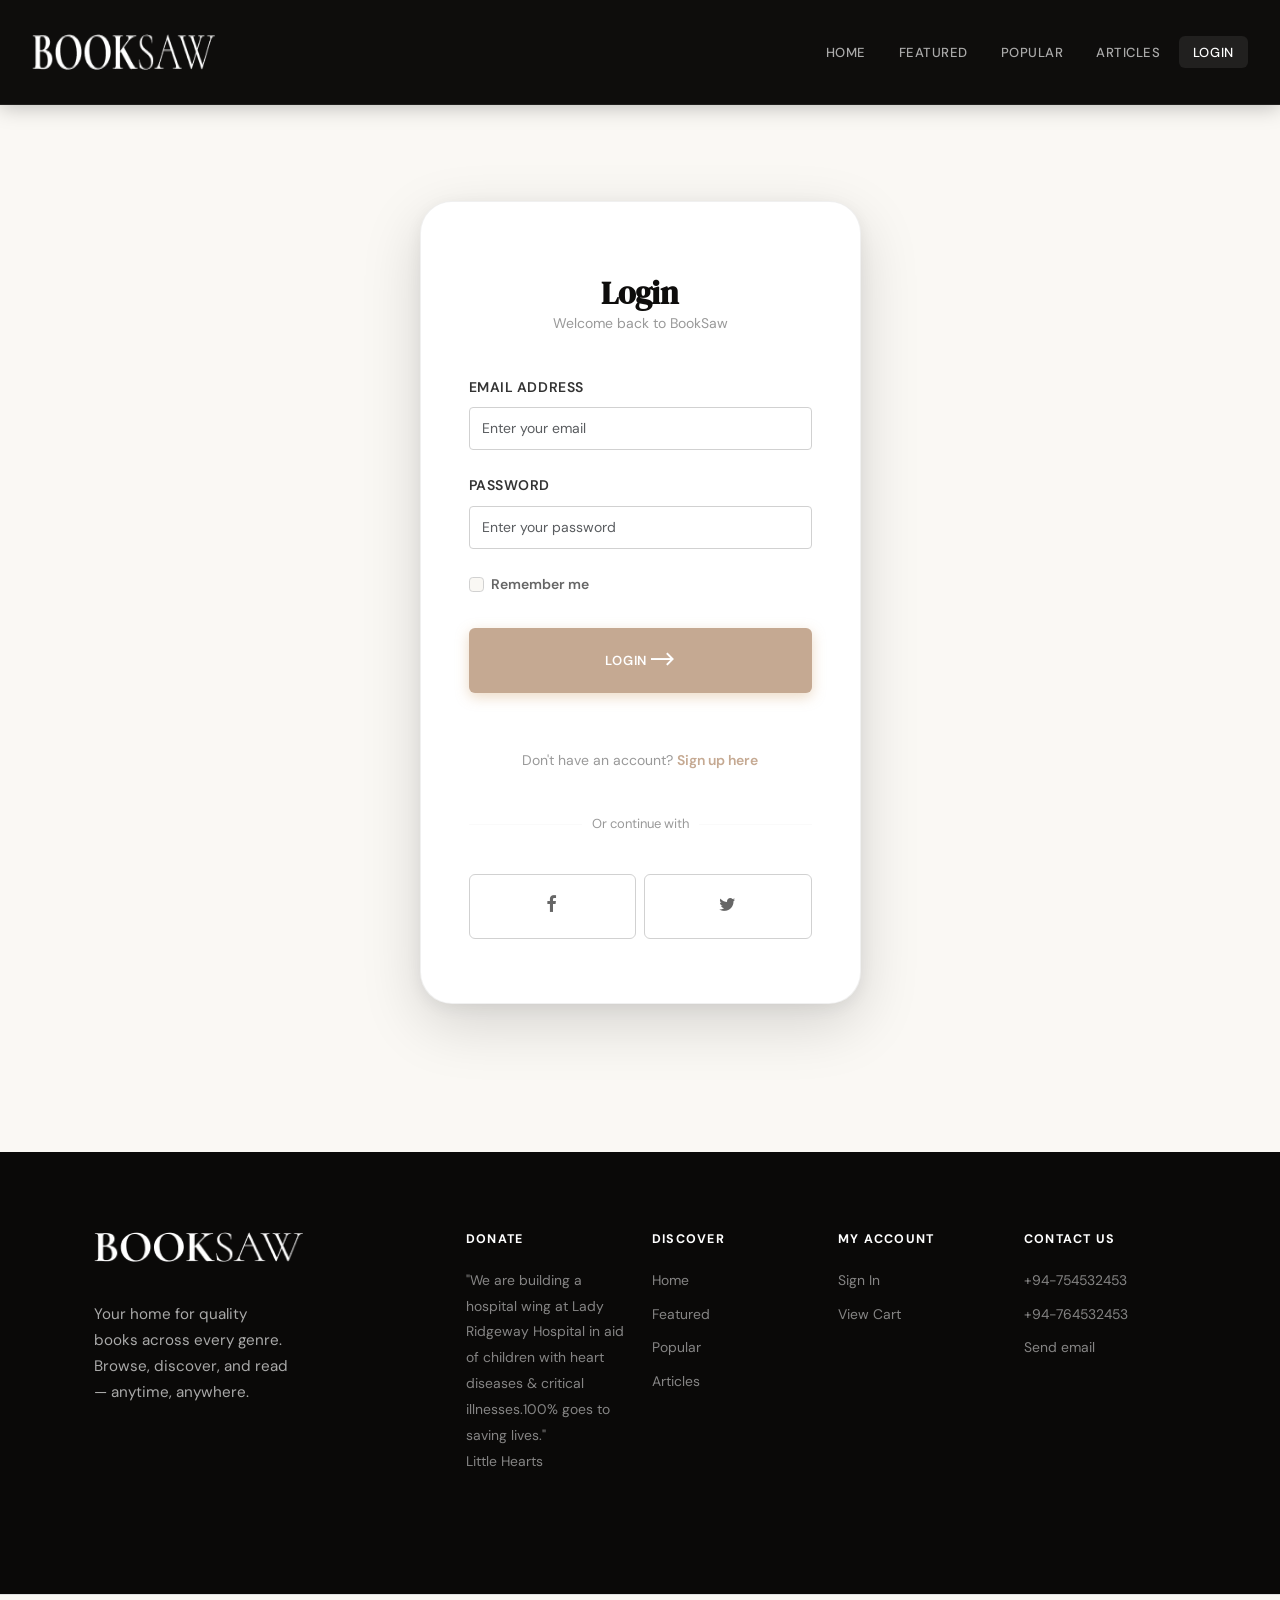
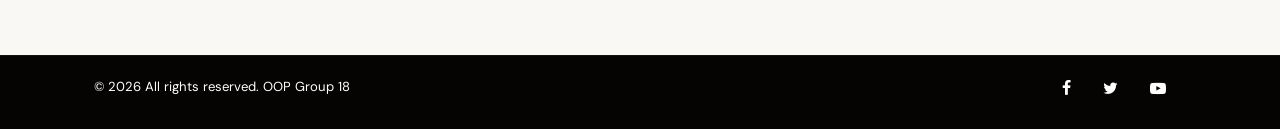
<file: src/main/resources/static/profile.html>
<!DOCTYPE html>
<html lang="en">

<head>
	<title>My Profile - BookSaw Book Store</title>
	<meta charset="utf-8">
	<meta http-equiv="X-UA-Compatible" content="IE=edge">
	<meta name="viewport" content="width=device-width, initial-scale=1.0">
	<meta name="format-detection" content="telephone=no">
	<meta name="apple-mobile-web-app-capable" content="yes">
	<meta name="author" content="">
	<meta name="keywords" content="">
	<meta name="description" content="">

	<link href="https://cdn.jsdelivr.net/npm/bootstrap@5.3.1/dist/css/bootstrap.min.css" rel="stylesheet"
		integrity="sha384-4bw+/aepP/YC94hEpVNVgiZdgIC5+VKNBQNGCHeKRQN+PtmoHDEXuppvnDJzQIu9" crossorigin="anonymous">

	<link rel="stylesheet" type="text/css" href="css/normalize.css">
	<link rel="stylesheet" type="text/css" href="icomoon/icomoon.css">
	<link rel="stylesheet" type="text/css" href="css/vendor.css">
	<link rel="stylesheet" type="text/css" href="style.css">
	<link rel="stylesheet" href="https://fonts.googleapis.com/css2?family=DM+Serif+Display:ital@0;1&family=DM+Sans:ital,opsz,wght@0,9..40,300;0,9..40,400;0,9..40,500;0,9..40,600;1,9..40,300&display=swap">
	<link rel="stylesheet" type="text/css" href="css/modern-override.css">
	<link rel="stylesheet" type="text/css" href="css/modern-theme.css">

</head>

<body data-bs-spy="scroll" data-bs-target="#header" tabindex="0">

	<div id="header-wrap">

		<header id="header">
			<div class="container-fluid">
				<div class="row">

					<div class="col-md-2">
						<div class="main-logo">
							<a href="index.html"><img src="images/main-logo.png" alt="logo"></a>
						</div>

					</div>

					<div class="col-md-10">

						<nav id="navbar">
							<div class="main-menu stellarnav">
								<ul class="menu-list">
									<li class="menu-item"><a href="index.html#featured-books" class="nav-link">Featured</a></li>
									<li class="menu-item"><a href="index.html#popular-books" class="nav-link">Popular</a></li>
									<li class="menu-item"><a href="index.html#latest-blog" class="nav-link">Articles</a></li>
									<li class="menu-item active"><a href="#" class="nav-link">Profile</a></li>
								</ul>

								<div class="hamburger">
									<span class="bar"></span>
									<span class="bar"></span>
									<span class="bar"></span>
								</div>

							</div>
						</nav>

					</div>

				</div>
			</div>
		</header>

	</div><!--header-wrap-->

	<section class="inner-page-hero">
		<div class="container">
			<div class="hero-content">
				<h1 class="hero-title">Account Settings</h1>
				<p class="text-muted">Manage your personal information, book purchases, and reviews.</p>
			</div>
		</div>
	</section>

	<section id="profile-section" class="py-5" style="margin-top: -30px; position: relative; z-index: 2;">
		<div class="container">
			<div class="row justify-content-center">
				<div class="col-md-9">
					<div class="modern-card">
						<div class="card-body p-0">
							<div id="loadingText" class="p-5 text-center text-muted">
								<div class="spinner-border text-primary mb-3" role="status"></div>
								<p>Loading your profile...</p>
							</div>

							<!-- Profile Display -->
							<div id="profileDisplay" style="display: none;">
								<!-- User Avatar & Header -->
								<div class="text-center p-5 border-bottom" style="background: #fafaf9;">
									<div class="avatar-circle" id="userAvatar">U</div>
									<h2 class="mb-1" id="profileGreetName" style="font-family: var(--heading-font);">Welcome!</h2>
									<p class="text-muted" id="profileEmailDisplay">-</p>
									<div class="d-flex justify-content-center gap-2 mt-3">
										<span class="badge rounded-pill bg-light text-dark border px-3 py-2">
											<i class="icon icon-clipboard me-1" style="color: var(--brand-mocha);"></i> 
											<span id="displayPointsHero">0</span> Points
										</span>
									</div>
								</div>

								<div class="p-5">
									<div class="row">
										<div class="col-md-12">
											<h4 class="mb-4" style="color: var(--brand-mocha); font-family: var(--heading-font);">Information</h4>
										</div>
										<div class="col-md-6 mb-4">
											<div class="modern-form">
												<label class="form-label">Username</label>
												<div class="form-control-plaintext border-bottom pb-2" id="displayUsername">-</div>
											</div>
										</div>
										<div class="col-md-6 mb-4">
											<div class="modern-form">
												<label class="form-label">Email</label>
												<div class="form-control-plaintext border-bottom pb-2" id="displayEmail">-</div>
											</div>
										</div>
										<div class="col-md-6 mb-4">
											<div class="modern-form">
												<label class="form-label">First Name</label>
												<div class="form-control-plaintext border-bottom pb-2" id="displayFirstName">-</div>
											</div>
										</div>
										<div class="col-md-6 mb-4">
											<div class="modern-form">
												<label class="form-label">Last Name</label>
												<div class="form-control-plaintext border-bottom pb-2" id="displayLastName">-</div>
											</div>
										</div>
										<div class="col-md-6 mb-4">
											<div class="modern-form">
												<label class="form-label">Phone Number</label>
												<div class="form-control-plaintext border-bottom pb-2" id="displayPhoneNumber">-</div>
											</div>
										</div>
									</div>

									<div class="mt-5">
										<ul class="nav modern-tabs border-bottom mb-4" id="profileFeatureTabs" role="tablist">
											<li class="nav-item" role="presentation">
												<button class="nav-link active" type="button" data-tab-target="myBooksTab">
													<i class="icon icon-clipboard me-2"></i>My Books
												</button>
											</li>
											<li class="nav-item" role="presentation">
												<button class="nav-link" type="button" data-tab-target="myReviewsTab">
													<i class="icon icon-star me-2"></i>My Reviews
												</button>
											</li>
										</ul>
										<div class="tab-content pt-2">
											<div id="myBooksTab" class="profile-tab-pane">
												<div id="myBooksList" class="text-muted">Loading purchased books...</div>
											</div>
											<div id="myReviewsTab" class="profile-tab-pane d-none">
												<div id="myReviewsList" class="text-muted">Loading your reviews...</div>
											</div>
										</div>
									</div>

									<div class="row mt-5 pt-4 border-top">
										<div class="col-md-6 mb-3">
											<button type="button" class="btn btn-modern-mocha w-100" id="editProfileBtn">
												<i class="icon icon-edit me-2"></i>Edit Profile
											</button>
										</div>
										<div class="col-md-6 mb-3">
											<button type="button" class="btn btn-outline-danger w-100 py-2 border-2" id="deleteAccountBtn">
												<i class="icon icon-trash me-2"></i>Delete Account
											</button>
										</div>
									</div>

									<div class="text-center mt-4 pt-3">
										<a href="index.html" class="btn btn-link text-muted text-decoration-none">← Back to Home</a>
										<button id="logoutBtn" class="btn btn-outline-primary ms-3 px-4">Logout</button>
									</div>
								</div>
							</div>

							<!-- Error Message -->
							<div id="errorMessage" class="alert alert-danger mx-5 mt-4" style="display: none;"></div>
						</div>
					</div>
				</div>
			</div>
		</div>
	</section>

	<footer id="footer">
		<div class="container">
			<div class="row">
				<div class="col-md-4">
					<div class="footer-item">
						<div class="company-brand">
							<img alt="logo" class="footer-logo" src="images/main-logo.png"/>
							<p>Your home for quality books across every genre. Browse, discover, and read — anytime, anywhere.</p>
						</div>
					</div>
				</div>
				<div class="col-md-2">
					<div class="footer-menu">
						<h5>Donate</h5>
						<ul class="menu-list">
							<a>"We are building a hospital wing at Lady Ridgeway Hospital in aid of children with heart diseases & critical illnesses.100% goes to saving lives."</a>
							<li class="menu-item">
								<a href="https://www.littlehearts.lk/donate/#">Little Hearts</a>
							</li>
						</ul>
					</div>
				</div>
				<div class="col-md-2">
					<div class="footer-menu">
						<h5>Discover</h5>
						<ul class="menu-list">
							<li class="menu-item">
								<a href="index.html">Home</a>
							</li>
							<li class="menu-item">
								<a href="index.html#featured-books">Featured</a>
							</li>
							<li class="menu-item">
								<a href="index.html#popular-books">Popular</a>
							</li>
							<li class="menu-item">
								<a href="index.html#latest-blog">Articles</a>
							</li>
						</ul>
					</div>
				</div>
				<div class="col-md-2">
					<div class="footer-menu">
						<h5>My account</h5>
						<ul class="menu-list">
							<li class="menu-item">
								<a href= "login.html">Sign In</a>
							</li>
							<li class="menu-item">
								<a href="cart.html">View Cart</a>
							</li>
						</ul>
					</div>
				</div>
				<div class="col-md-2">
					<div class="footer-menu">
						<h5>Contact Us</h5>
						<ul class="menu-list">
							<li class="menu-item">
								<a>+94-754532453</a>
							</li>
							<li class="menu-item">
								<a >+94-764532453</a>
							</li>
							<li class="menu-item">
								<a href="mailto:someone@example.com">Send email</a>
							</li>
						</ul>
					</div>
				</div>
			</div>
			<!-- / row -->
		</div>
	</footer>

	<div id="footer-bottom">
		<div class="container">
			<div class="row">
				<div class="col-md-12">

					<div class="copyright">
						<div class="row">

							<div class="col-md-6">
								<p>© 2026 All rights reserved. OOP Group 18 </p>
							</div>

							<div class="col-md-6">
								<div class="social-links align-right">
									<ul>

										<li>
											<a href="https://www.facebook.com/"><i class="icon icon-facebook"></i></a>
										</li>
										<li>
											<a href="https://x.com/"><i class="icon icon-twitter"></i></a>
										</li>
										<li>
											<a href="https://www.youtube.com/"><i class="icon icon-youtube-play"></i></a>
										</li>
									</ul>
								</div>
							</div>

						</div>
					</div><!--grid-->

				</div><!--footer-bottom-content-->
			</div>
		</div>
	</div>

	<script src="js/jquery-1.11.0.min.js"></script>
	<script src="https://cdn.jsdelivr.net/npm/bootstrap@5.3.1/dist/js/bootstrap.bundle.min.js"
		integrity="sha384-HwwvtgBNo3bZJJLYd8oVXjrBZt8cqVSpeBNS5n7C8IVInixGAoxmnlMuBnhbgrkm"
		crossorigin="anonymous"></script>
	<script src="js/plugins.js"></script>
	<script src="js/script.js"></script>
	<script src="js/navbar-auth.js"></script>
	<script src="js/cart.js"></script>

	<script>
		let currentUser = null;

		function getUserEmail() {
			const sessionEmail = sessionStorage.getItem('currentUserEmail');
			// Only use sessionStorage — the profile requires a real authenticated session.
			// A bare URL ?email= param is NOT sufficient to authenticate the user.
			return sessionEmail || null;
		}

		function renderStars(rating) {
			const value = Number(rating) || 0;
			return '★'.repeat(Math.max(0, Math.min(5, value))) + '☆'.repeat(5 - Math.max(0, Math.min(5, value)));
		}

		function escapeHtml(value) {
			return String(value || '')
				.replace(/&/g, '&amp;')
				.replace(/</g, '&lt;')
				.replace(/>/g, '&gt;')
				.replace(/"/g, '&quot;')
				.replace(/'/g, '&#39;');
		}

		function setupFeatureTabs() {
			const buttons = document.querySelectorAll('#profileFeatureTabs button[data-tab-target]');
			buttons.forEach(btn => {
				btn.addEventListener('click', function () {
					buttons.forEach(x => x.classList.remove('active'));
					btn.classList.add('active');

					document.querySelectorAll('.profile-tab-pane').forEach(pane => pane.classList.add('d-none'));
					const target = document.getElementById(btn.getAttribute('data-tab-target'));
					if (target) {
						target.classList.remove('d-none');
					}
				});
			});
		}

		async function loadMyBooks() {
			const list = document.getElementById('myBooksList');
			if (!list) {
				console.error('myBooksList element not found');
				return;
			}
			if (!currentUser || !currentUser.userId) {
				list.innerHTML = '<div class="text-muted">Please login to see your books.</div>';
				return;
			}

			try {
				const response = await fetch(`/api/payments/user/${encodeURIComponent(currentUser.userId)}/books`);
				const data = await response.json();

				if (!response.ok || data.status !== 'success') {
					list.innerHTML = '<div class="alert alert-warning">Could not load purchased books.</div>';
					return;
				}

				if (!data.books || data.books.length === 0) {
					list.innerHTML = '<div class="text-muted">No purchased books yet.</div>';
					return;
				}

			// Get user's reviews to check which books they've reviewed
			const reviewsRes = await fetch(`/api/reviews/user/${encodeURIComponent(currentUser.userId)}`);
			const reviewsData = await reviewsRes.json();
			const userReviews = reviewsData.status === 'success' ? (reviewsData.reviews || []) : [];

			list.innerHTML = data.books.map(book => {
				const userReview = userReviews.find(r => r.bookId === book.bookId);
				const purchaseDate = new Date(book.lastPurchasedAt).toLocaleDateString('en-US', {
					year: 'numeric',
					month: 'short',
					day: 'numeric'
				});

				return `
					<div class="border rounded p-3 mb-3 bg-white">
						<div class="d-flex align-items-center justify-content-between">
							<div style="flex: 1;">
								<div style="font-weight:700;">${escapeHtml(book.title || 'Unknown Title')}</div>
								<div class="text-muted small">${escapeHtml(book.author || 'Unknown Author')}</div>
								<div class="small text-muted">Purchased Qty: ${book.totalPurchasedQuantity}</div>
								<div class="small text-muted">Last Purchased: ${purchaseDate}</div>
								${userReview ? `
									<div class="small" style="color: #2fa0e3; margin-top: 5px;">
										<strong>✓ You reviewed this book</strong> <span style="color: #f0b429;">${'★'.repeat(userReview.rating)}${'☆'.repeat(5 - userReview.rating)}</span>
									</div>
								` : ''}
							</div>
							<div>
								<a class="btn btn-sm btn-outline-primary mb-2" href="book-details.html?bookId=${encodeURIComponent(book.bookId)}">Details & Reviews</a>
								<button class="btn btn-sm" style="background:#2fa0e3;color:#fff;border:none;" onclick="openReviewPrompt('${book.bookId}', ${JSON.stringify(book.title || 'Book')})">
									${userReview ? 'Edit Review' : 'Review'}
								</button>
							</div>
						</div>
					</div>
				`;
			}).join('');
		} catch (error) {
			console.error('Error loading books:', error);
			list.innerHTML = '<div class="alert alert-warning">Could not load purchased books.</div>';
		}
	}

	async function loadMyReviews() {
			const list = document.getElementById('myReviewsList');
			if (!list) {
				console.error('myReviewsList element not found');
				return;
			}
			if (!currentUser || !currentUser.userId) {
				list.innerHTML = '<div class="text-muted">Please login to see your reviews.</div>';
				return;
			}

			try {
				const response = await fetch(`/api/reviews/user/${encodeURIComponent(currentUser.userId)}`);
				const data = await response.json();

				if (!response.ok || data.status !== 'success') {
					list.innerHTML = '<div class="alert alert-warning">Could not load reviews.</div>';
					return;
				}

				if (!data.reviews || data.reviews.length === 0) {
					list.innerHTML = '<div class="text-muted">You have not posted any reviews yet.</div>';
					return;
				}

				list.innerHTML = data.reviews.map(review => `
					<div class="border rounded p-3 mb-3 bg-white">
						<div class="d-flex justify-content-between">
							<div style="font-weight:700;">${escapeHtml(review.bookTitle || 'Book')}</div>
							<div style="color:#f0b429;">${renderStars(review.rating)}</div>
						</div>
						<div class="small text-muted mb-2">${new Date(review.updatedAt).toLocaleString()}</div>
						<div>${escapeHtml(review.comment)}</div>
						<div class="mt-2">
						<button class="btn btn-sm btn-outline-secondary" onclick="editReview('${review.reviewId}', '${review.bookId}')">Edit</button>
							<button class="btn btn-sm btn-outline-danger" onclick="deleteReview('${review.reviewId}')">Delete</button>
							<a class="btn btn-sm btn-outline-primary" href="book-details.html?bookId=${encodeURIComponent(review.bookId)}">View Book</a>
						</div>
					</div>
				`).join('');
			} catch (error) {
				console.error('Error loading reviews:', error);
				list.innerHTML = '<div class="alert alert-warning">Could not load reviews.</div>';
			}
		}

		async function openReviewPrompt(bookId, bookTitle) {
			if (!currentUser || !currentUser.userId) {
				alert('Please login first.');
				return;
			}

			// Check if user has already reviewed this book
			try {
				const myReviewsResponse = await fetch(`/api/reviews/user/${encodeURIComponent(currentUser.userId)}`);
				const myReviewsData = await myReviewsResponse.json();
				const existing = myReviewsData.status === 'success'
					? (myReviewsData.reviews || []).find(r => r.bookId === bookId)
					: null;

				if (existing) {
					// Edit existing review
					window.location.href = `review.html?bookId=${encodeURIComponent(bookId)}&reviewId=${encodeURIComponent(existing.reviewId)}`;
				} else {
					// Create new review
					window.location.href = `review.html?bookId=${encodeURIComponent(bookId)}`;
				}
			} catch (error) {
				console.error('Error checking reviews:', error);
				// Fallback: just go to review page
				window.location.href = `review.html?bookId=${encodeURIComponent(bookId)}`;
			}
		}

		function editReview(reviewId, bookId) {
			if (!currentUser || !currentUser.userId) {
				return;
			}
			window.location.href = `review.html?bookId=${encodeURIComponent(bookId)}&reviewId=${encodeURIComponent(reviewId)}`;
		}

		async function deleteReview(reviewId) {
			if (!currentUser || !currentUser.userId) {
				return;
			}

			if (!confirm('Delete this review?')) return;
			const response = await fetch(`/api/reviews/user/${encodeURIComponent(currentUser.userId)}/${encodeURIComponent(reviewId)}`, {
				method: 'DELETE'
			});
			const data = await response.json();
			if (!response.ok || data.status !== 'success') {
				alert(data.message || 'Failed to delete review');
				return;
			}
			await loadMyReviews();
		}

		function setupButtonListeners(email) {
			const editBtn = document.getElementById('editProfileBtn');
			if (editBtn) {
				editBtn.addEventListener('click', function() {
					window.location.href = 'edit-profile.html?email=' + encodeURIComponent(email);
				});
			}

			const deleteBtn = document.getElementById('deleteAccountBtn');
			if (deleteBtn) {
				deleteBtn.addEventListener('click', function() {
					if (confirm('Are you sure you want to delete your account? This action cannot be undone.')) {
						deleteAccount(email);
					}
				});
			}

			const logoutBtn = document.getElementById('logoutBtn');
			if (logoutBtn) {
				logoutBtn.addEventListener('click', function(e) {
					e.preventDefault();
					sessionStorage.removeItem('currentUserEmail');
					sessionStorage.removeItem('currentUserId');
					sessionStorage.removeItem('currentUsername');
					alert('You have been logged out');
					window.location.href = 'index.html';
				});
			}
		}

		async function loadUserProfile(email) {
			try {
				const response = await fetch(`/api/users/profile/${encodeURIComponent(email)}`, {
					method: 'GET',
					headers: { 'Content-Type': 'application/json' }
				});

				const data = await response.json();
				if (response.ok && data.status === 'success') {
					const user = data.user;
					currentUser = user;

					// Update sessionStorage with fresh data from the API (session must already exist)
					if (sessionStorage.getItem('currentUserEmail')) {
						sessionStorage.setItem('currentUserEmail', user.email);
						sessionStorage.setItem('currentUserId', user.userId);
						sessionStorage.setItem('currentUsername', user.username);
					}

					const loadingText = document.getElementById('loadingText');
					if (loadingText) loadingText.style.display = 'none';
					
					const profileDisplay = document.getElementById('profileDisplay');
					if (profileDisplay) profileDisplay.style.display = 'block';

					const displayUsername = document.getElementById('displayUsername');
					if (displayUsername) displayUsername.textContent = user.username;
					
					const displayEmail = document.getElementById('displayEmail');
					if (displayEmail) displayEmail.textContent = user.email;
					
					const displayFirstName = document.getElementById('displayFirstName');
					if (displayFirstName) displayFirstName.textContent = user.firstName;
					
					const displayLastName = document.getElementById('displayLastName');
					if (displayLastName) displayLastName.textContent = user.lastName;
					
					const displayPhoneNumber = document.getElementById('displayPhoneNumber');
					if (displayPhoneNumber) displayPhoneNumber.textContent = user.phoneNumber;
					
					const displayPoints = document.getElementById('displayPointsHero');
					if (displayPoints) displayPoints.textContent = user.points;
					
					const userGreeting = document.getElementById('userGreeting');
					if (userGreeting) userGreeting.textContent = user.username;

					const profileGreetName = document.getElementById('profileGreetName');
					if (profileGreetName) profileGreetName.textContent = `Hello, ${user.firstName || user.username}!`;

					const profileEmailDisplay = document.getElementById('profileEmailDisplay');
					if (profileEmailDisplay) profileEmailDisplay.textContent = user.email;

					const userAvatar = document.getElementById('userAvatar');
					if (userAvatar) {
						const initials = ((user.firstName?.charAt(0) || '') + (user.lastName?.charAt(0) || '')).toUpperCase() || user.username.charAt(0).toUpperCase();
						userAvatar.textContent = initials;
					}

					setupButtonListeners(email);
					setupFeatureTabs();
					await loadMyBooks();
					await loadMyReviews();
				} else {
					showError(data.message || 'Failed to load profile');
				}
			} catch (error) {
				console.error('Error:', error);
				showError('An error occurred while loading your profile');
			}
		}

		async function deleteAccount(email) {
			try {
				const response = await fetch(`/api/users/${encodeURIComponent(email)}`, {
					method: 'DELETE',
					headers: { 'Content-Type': 'application/json' }
				});

				const data = await response.json();
				if (response.ok && data.status === 'success') {
					alert('Your account has been deleted successfully');
					sessionStorage.removeItem('currentUserEmail');
					sessionStorage.removeItem('currentUserId');
					sessionStorage.removeItem('currentUsername');
					window.location.href = 'index.html';
				} else {
					showError(data.message || 'Failed to delete account');
				}
			} catch (error) {
				console.error('Error:', error);
				showError('An error occurred while deleting your account');
			}
		}

		function showError(message) {
			const loadingText = document.getElementById('loadingText');
			if (loadingText) loadingText.style.display = 'none';
			
			const errorDiv = document.getElementById('errorMessage');
			if (errorDiv) {
				errorDiv.textContent = message;
				errorDiv.style.display = 'block';
			} else {
				alert(message);
			}
		}

		window.openReviewPrompt = openReviewPrompt;
		window.editReview = editReview;
		window.deleteReview = deleteReview;

		document.addEventListener('DOMContentLoaded', async function() {
			const email = getUserEmail();
			if (!email) {
				// No active session — redirect to login page
				window.location.href = 'login.html';
				return;
			}
			await loadUserProfile(email);
		});
	</script>

</body>

</html>
</file>
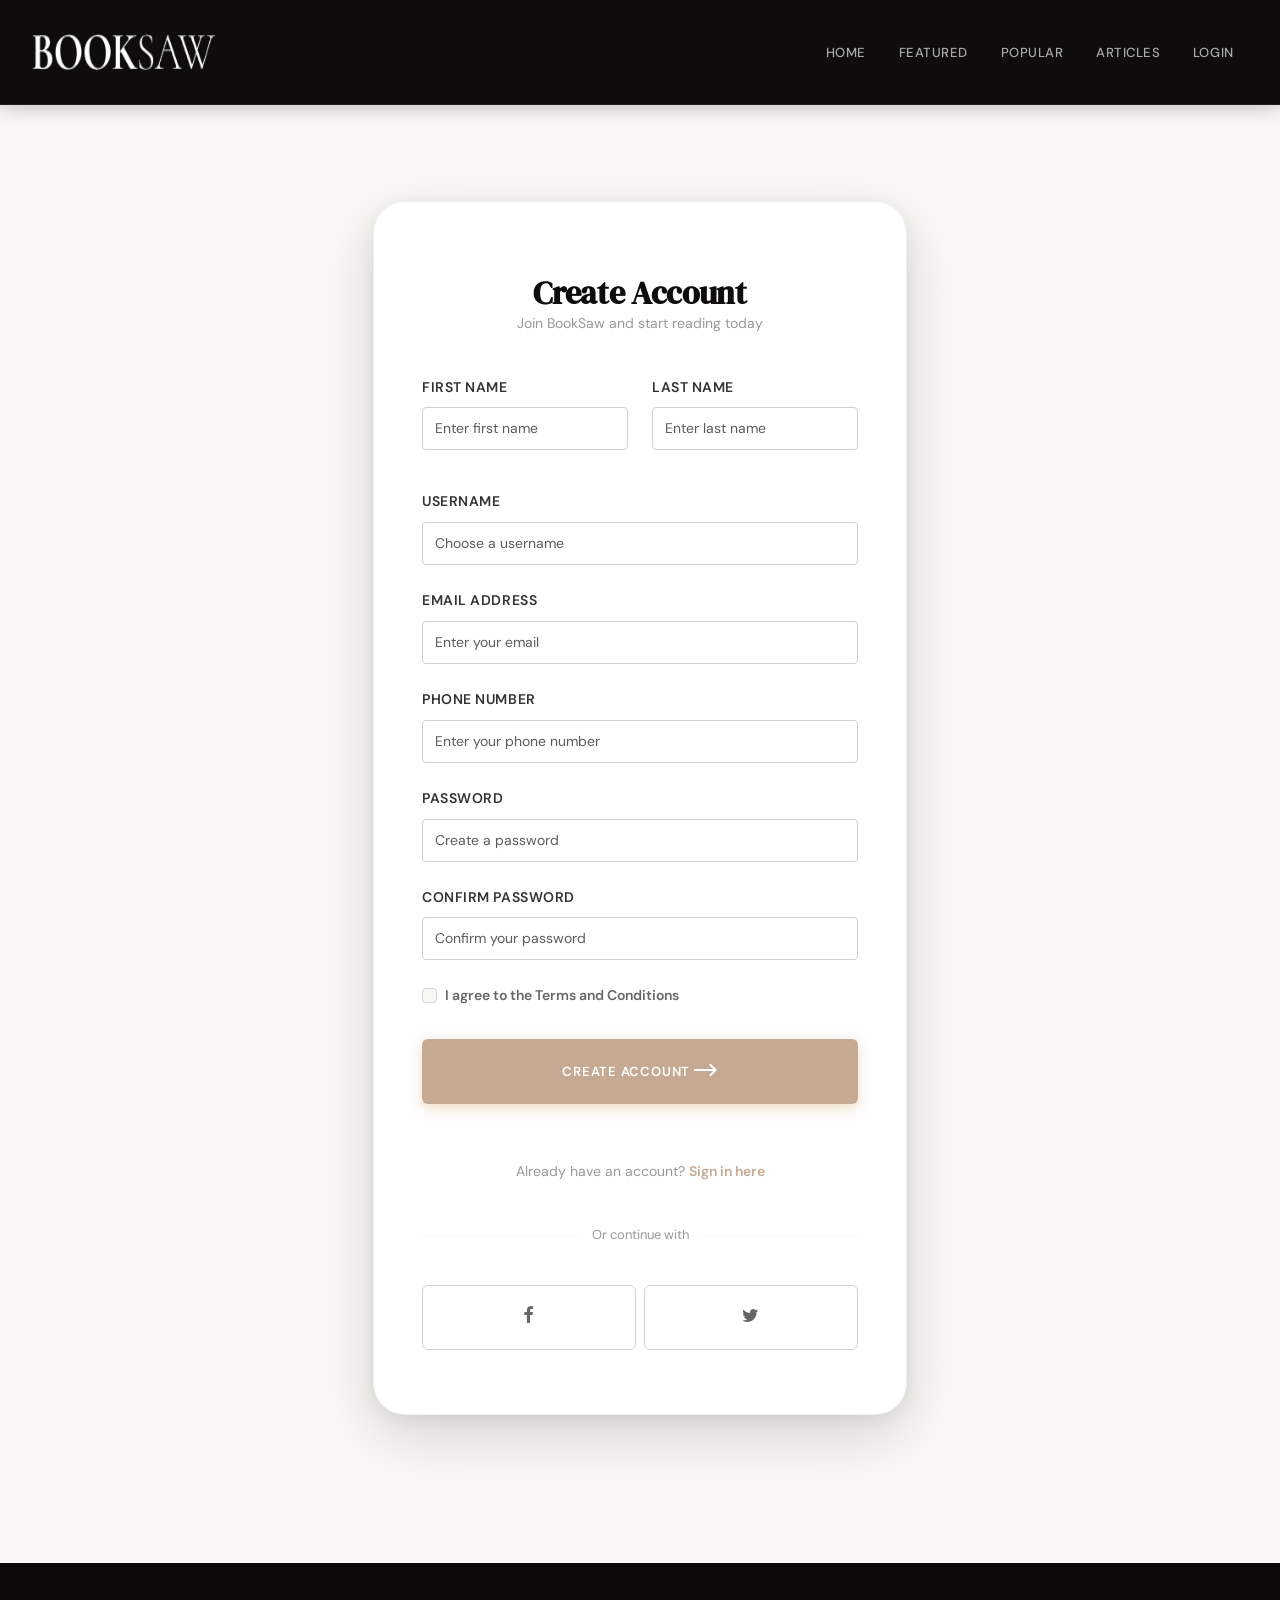
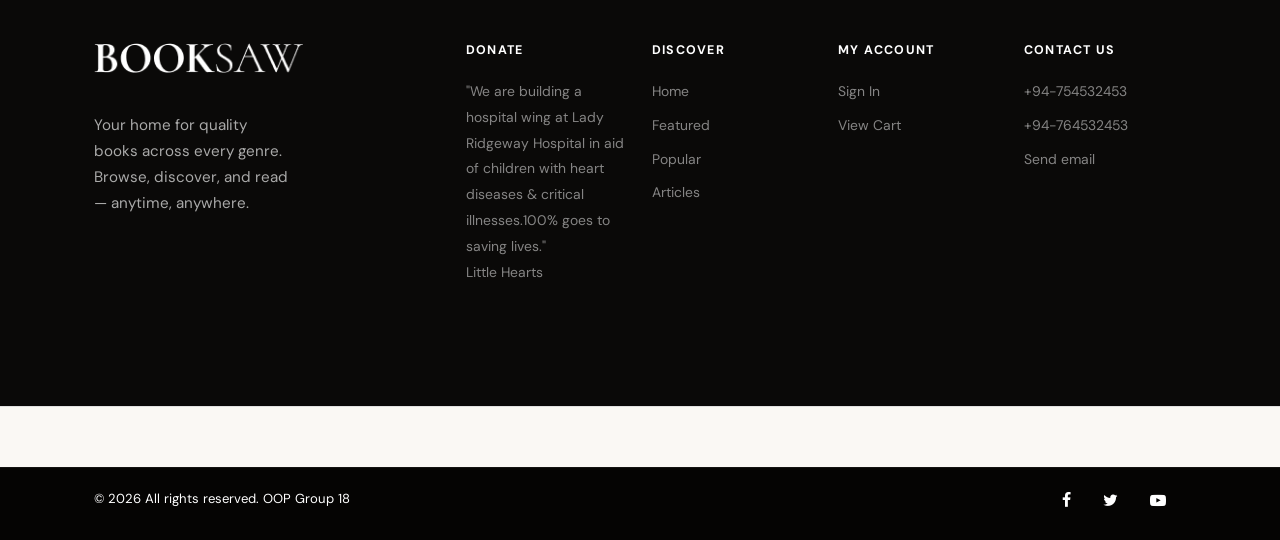
<file: src/main/resources/static/register.html>
<!DOCTYPE html>
<html lang="en">

<head>
	<title>Register - BookSaw Book Store</title>
	<meta charset="utf-8">
	<meta http-equiv="X-UA-Compatible" content="IE=edge">
	<meta name="viewport" content="width=device-width, initial-scale=1.0">
	<meta name="format-detection" content="telephone=no">
	<meta name="apple-mobile-web-app-capable" content="yes">
	<meta name="author" content="">
	<meta name="keywords" content="">
	<meta name="description" content="">

	<link href="https://cdn.jsdelivr.net/npm/bootstrap@5.3.1/dist/css/bootstrap.min.css" rel="stylesheet"
		integrity="sha384-4bw+/aepP/YC94hEpVNVgiZdgIC5+VKNBQNGCHeKRQN+PtmoHDEXuppvnDJzQIu9" crossorigin="anonymous">

	<link rel="stylesheet" type="text/css" href="css/normalize.css">
	<link rel="stylesheet" type="text/css" href="icomoon/icomoon.css">
	<link rel="stylesheet" type="text/css" href="css/vendor.css">
	<link rel="stylesheet" type="text/css" href="style.css">
	<link rel="stylesheet" href="https://fonts.googleapis.com/css2?family=DM+Serif+Display:ital@0;1&family=DM+Sans:ital,opsz,wght@0,9..40,300;0,9..40,400;0,9..40,500;0,9..40,600;1,9..40,300&display=swap">
	<link rel="stylesheet" type="text/css" href="css/modern-override.css">

</head>

<body data-bs-spy="scroll" data-bs-target="#header" tabindex="0">

	<div id="header-wrap">


		<header id="header">
			<div class="container-fluid">
				<div class="row">

					<div class="col-md-2">
						<div class="main-logo">
							<a href="index.html"><img src="images/main-logo.png" alt="logo"></a>
						</div>

					</div>

					<div class="col-md-10">

						<nav id="navbar">
							<div class="main-menu stellarnav">
								<ul class="menu-list">
									<li class="menu-item"><a href="index.html">Home</a></li>
									<li class="menu-item"><a href="index.html#featured-books" class="nav-link">Featured</a></li>
									<li class="menu-item"><a href="index.html#popular-books" class="nav-link">Popular</a></li>
									<li class="menu-item"><a href="index.html#latest-blog" class="nav-link">Articles</a></li>
									<li class="menu-item"><a href="login.html" class="nav-link">Login</a></li>
								</ul>

								<div class="hamburger">
									<span class="bar"></span>
									<span class="bar"></span>
									<span class="bar"></span>
								</div>

							</div>
						</nav>

					</div>

				</div>
			</div>
		</header>

	</div><!--header-wrap-->

	<section id="register-section" class="py-5 my-5">
		<div class="container">
			<div class="row justify-content-center">
				<div class="col-md-6">
					<div class="register-card p-5 bg-white rounded-3 shadow-sm border border-light">
						<div class="text-center mb-4">
							<h2 class="section-title">Create Account</h2>
							<p class="text-muted">Join BookSaw and start reading today</p>
						</div>

						<form id="register-form">
							<div class="row">
								<div class="col-md-6 mb-3">
									<label for="firstName" class="form-label">First Name</label>
									<input type="text" class="form-control" id="firstName" placeholder="Enter first name" required>
								</div>

								<div class="col-md-6 mb-3">
									<label for="lastName" class="form-label">Last Name</label>
									<input type="text" class="form-control" id="lastName" placeholder="Enter last name" required>
								</div>
							</div>

							<div class="mb-3">
								<label for="registerUsername" class="form-label">Username</label>
								<input type="text" class="form-control" id="registerUsername" placeholder="Choose a username" required>
							</div>

							<div class="mb-3">
								<label for="registerEmail" class="form-label">Email Address</label>
								<input type="email" class="form-control" id="registerEmail" placeholder="Enter your email" required>
							</div>

							<div class="mb-3">
								<label for="phoneNumber" class="form-label">Phone Number</label>
								<input type="tel" class="form-control" id="phoneNumber" placeholder="Enter your phone number" required>
							</div>

							<div class="mb-3">
								<label for="registerPassword" class="form-label">Password</label>
								<input type="password" class="form-control" id="registerPassword" placeholder="Create a password" required>
							</div>

							<div class="mb-3">
								<label for="confirmPassword" class="form-label">Confirm Password</label>
								<input type="password" class="form-control" id="confirmPassword" placeholder="Confirm your password" required>
							</div>

							<div class="mb-3 form-check">
								<input type="checkbox" class="form-check-input" id="agreeTerms" required>
								<label class="form-check-label" for="agreeTerms">
									I agree to the Terms and Conditions
								</label>
							</div>

							<button type="submit" class="btn w-100 btn-accent-arrow" style="background-color: #C5A992; border-color: #C5A992; color: white; font-weight: 600; padding: 10px;">
								Create Account <i class="icon icon-ns-arrow-right"></i>
							</button>
						</form>

						<div class="text-center mt-4">
							<p class="text-muted">Already have an account? <a href="login.html" class="text-decoration-none" style="color: #C5A992; font-weight: 600;">Sign in here</a></p>
						</div>

						<div class="divider-section text-center my-4">
							<hr>
							<span class="divider-text">Or continue with</span>
							<hr>
						</div>

						<div class="social-login d-flex gap-2">
							<button type="button" class="btn btn-outline-secondary w-100">
								<i class="icon icon-facebook"></i>
							</button>
							<button type="button" class="btn btn-outline-secondary w-100">
								<i class="icon icon-twitter"></i>
							</button>
						</div>
					</div>
				</div>
			</div>
		</div>
	</section>

	<footer id="footer">
		<div class="container">
			<div class="row">
				<div class="col-md-4">
					<div class="footer-item">
						<div class="company-brand">
							<img alt="logo" class="footer-logo" src="images/main-logo.png"/>
							<p>Your home for quality books across every genre. Browse, discover, and read — anytime, anywhere.</p>
						</div>
					</div>
				</div>
				<div class="col-md-2">
					<div class="footer-menu">
						<h5>Donate</h5>
						<ul class="menu-list">
							<a>"We are building a hospital wing at Lady Ridgeway Hospital in aid of children with heart diseases & critical illnesses.100% goes to saving lives."</a>
							<li class="menu-item">
								<a href="https://www.littlehearts.lk/donate/#">Little Hearts</a>
							</li>
						</ul>
					</div>
				</div>
				<div class="col-md-2">
					<div class="footer-menu">
						<h5>Discover</h5>
						<ul class="menu-list">
							<li class="menu-item">
								<a href="index.html">Home</a>
							</li>
							<li class="menu-item">
								<a href="index.html#featured-books">Featured</a>
							</li>
							<li class="menu-item">
								<a href="index.html#popular-books">Popular</a>
							</li>
							<li class="menu-item">
								<a href="index.html#latest-blog">Articles</a>
							</li>
						</ul>
					</div>
				</div>
				<div class="col-md-2">
					<div class="footer-menu">
						<h5>My account</h5>
						<ul class="menu-list">
							<li class="menu-item">
								<a href= "login.html">Sign In</a>
							</li>
							<li class="menu-item">
								<a href="cart.html">View Cart</a>
							</li>
						</ul>
					</div>
				</div>
				<div class="col-md-2">
					<div class="footer-menu">
						<h5>Contact Us</h5>
						<ul class="menu-list">
							<li class="menu-item">
								<a>+94-754532453</a>
							</li>
							<li class="menu-item">
								<a >+94-764532453</a>
							</li>
							<li class="menu-item">
								<a href="mailto:someone@example.com">Send email</a>
							</li>
						</ul>
					</div>
				</div>
			</div>
			<!-- / row -->
		</div>
	</footer>

	<div id="footer-bottom">
		<div class="container">
			<div class="row">
				<div class="col-md-12">

					<div class="copyright">
						<div class="row">

							<div class="col-md-6">
								<p>© 2026 All rights reserved. OOP Group 18 </p>
							</div>

							<div class="col-md-6">
								<div class="social-links align-right">
									<ul>

										<li>
											<a href="https://www.facebook.com/"><i class="icon icon-facebook"></i></a>
										</li>
										<li>
											<a href="https://x.com/"><i class="icon icon-twitter"></i></a>
										</li>
										<li>
											<a href="https://www.youtube.com/"><i class="icon icon-youtube-play"></i></a>
										</li>
									</ul>
								</div>
							</div>

						</div>
					</div><!--grid-->

				</div><!--footer-bottom-content-->
			</div>
		</div>
	</div>

	<script src="js/jquery-1.11.0.min.js"></script>
	<script src="https://cdn.jsdelivr.net/npm/bootstrap@5.3.1/dist/js/bootstrap.bundle.min.js"
		integrity="sha384-HwwvtgBNo3bZJJLYd8oVXjrBZt8cqVSpeBNS5n7C8IVInixGAoxmnlMuBnhbgrkm"
		crossorigin="anonymous"></script>
	<script src="js/plugins.js"></script>
	<script src="js/script.js"></script>
	<script src="js/navbar-auth.js"></script>
	<script src="js/cart.js"></script>

	<script>
		document.getElementById('register-form').addEventListener('submit', async function(e) {
			e.preventDefault();
			
			const firstName = document.getElementById('firstName').value;
			const lastName = document.getElementById('lastName').value;
			const username = document.getElementById('registerUsername').value;
			const email = document.getElementById('registerEmail').value;
			const phoneNumber = document.getElementById('phoneNumber').value;
			const password = document.getElementById('registerPassword').value;
			const confirmPassword = document.getElementById('confirmPassword').value;
			
			// Validate passwords match
			if (password !== confirmPassword) {
				alert('Passwords do not match!');
				return;
			}
			
			try {
				const response = await fetch('/api/users/register', {
					method: 'POST',
					headers: {
						'Content-Type': 'application/json',
					},
					body: JSON.stringify({
						firstName: firstName,
						lastName: lastName,
						username: username,
						email: email,
						phoneNumber: phoneNumber,
						password: password
					})
				});
				
				const data = await response.json();
				
				if (response.ok && data.status === 'success') {
					alert('Registration successful! Redirecting to login...');
					// Store user info in session storage
					sessionStorage.setItem('currentUserEmail', data.user.email);
					sessionStorage.setItem('currentUserId', data.user.userId);
					sessionStorage.setItem('currentUsername', data.user.username);
					// Redirect to profile page
					window.location.href = 'profile.html?email=' + encodeURIComponent(data.user.email);
				} else {
					alert('Registration failed: ' + (data.message || 'Unknown error'));
				}
			} catch (error) {
				console.error('Error:', error);
				alert('An error occurred during registration');
			}
		});
	</script>

</body>

</html>
</file>
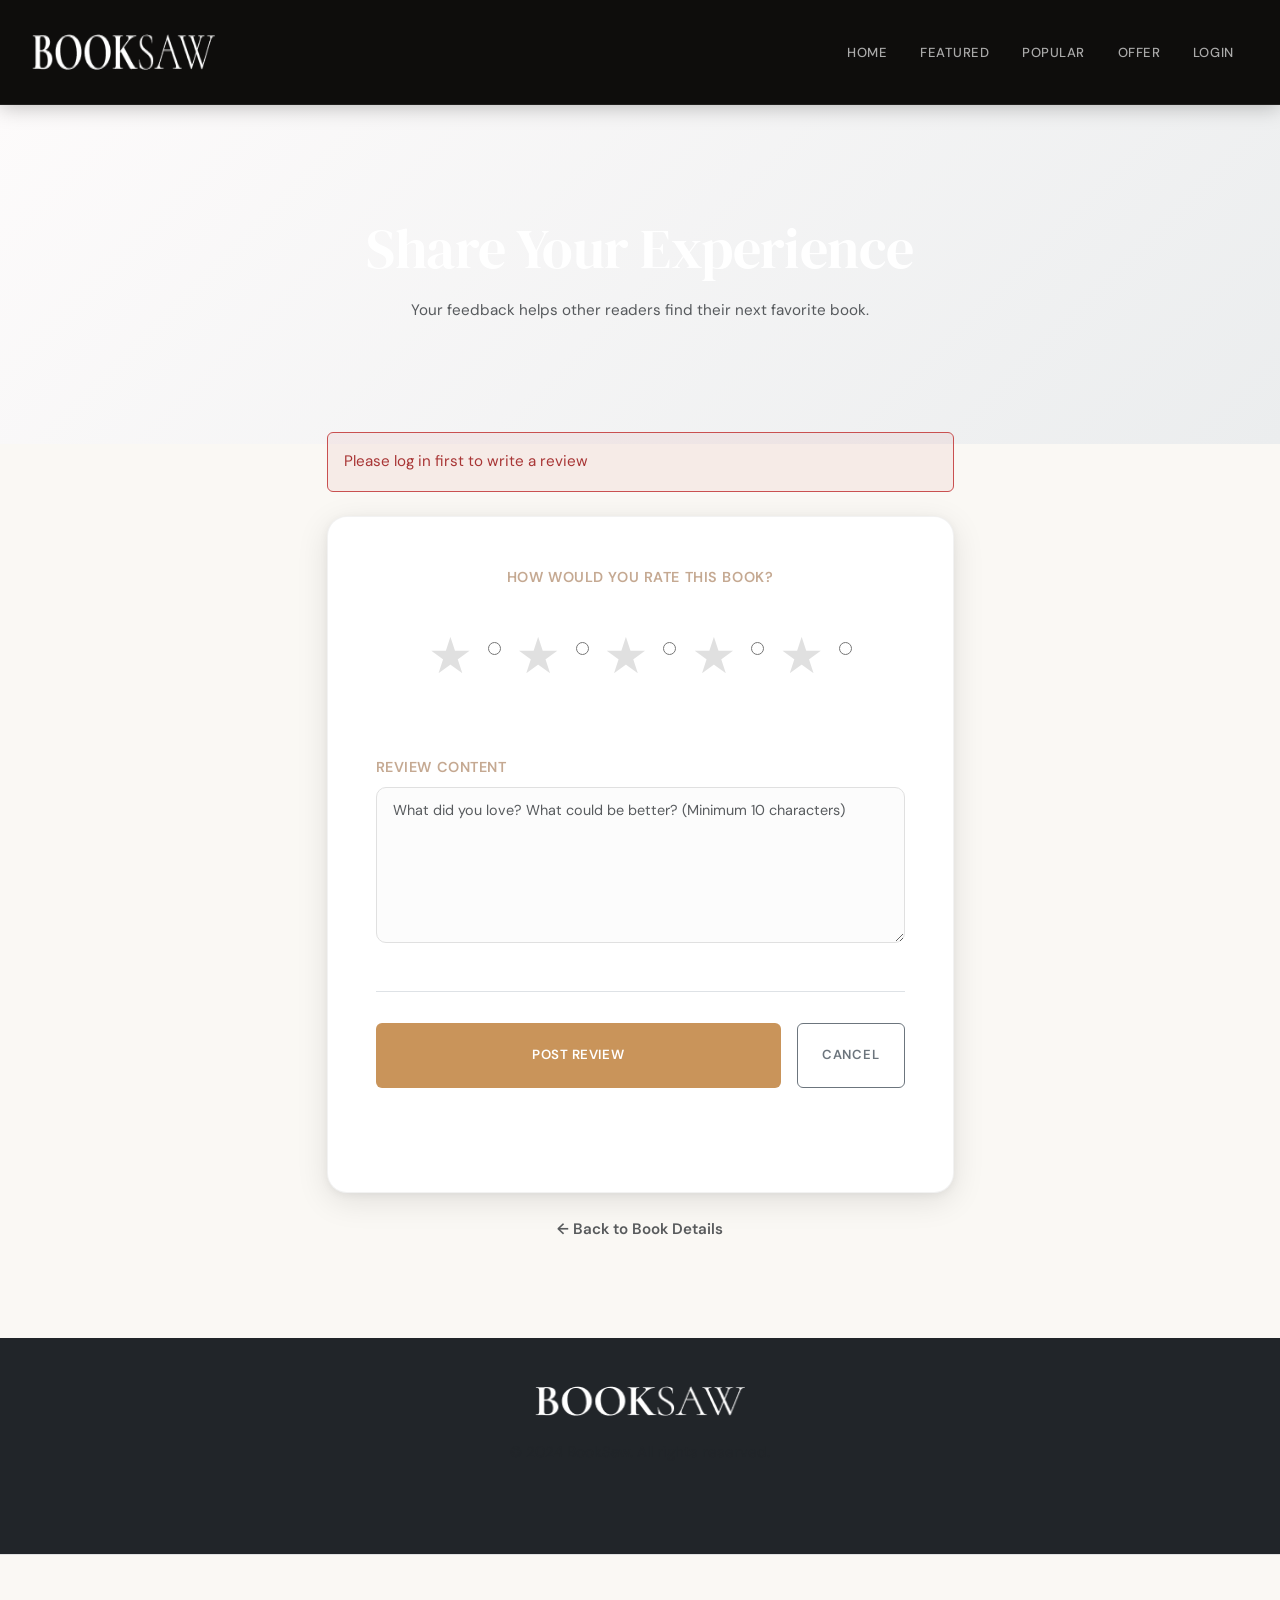
<file: src/main/resources/static/review.html>
<!DOCTYPE html>
<html lang="en">
<head>
    <title>Write Review | BookSaw</title>
    <meta charset="utf-8">
    <meta http-equiv="X-UA-Compatible" content="IE=edge">
    <meta name="viewport" content="width=device-width, initial-scale=1.0">
    <link href="https://cdn.jsdelivr.net/npm/bootstrap@5.3.1/dist/css/bootstrap.min.css" rel="stylesheet"
        integrity="sha384-4bw+/aepP/YC94hEpVNVgiZdgIC5+VKNBQNGCHeKRQN+PtmoHDEXuppvnDJzQIu9" crossorigin="anonymous">
    <link rel="stylesheet" href="https://cdnjs.cloudflare.com/ajax/libs/font-awesome/6.4.0/css/all.min.css">
    <link rel="stylesheet" type="text/css" href="css/normalize.css">
    <link rel="stylesheet" type="text/css" href="icomoon/icomoon.css">
    <link rel="stylesheet" type="text/css" href="css/vendor.css">
    <link rel="stylesheet" type="text/css" href="style.css">
	<link rel="stylesheet" href="https://fonts.googleapis.com/css2?family=DM+Serif+Display:ital@0;1&family=DM+Sans:ital,opsz,wght@0,9..40,300;0,9..40,400;0,9..40,500;0,9..40,600;1,9..40,300&display=swap">
	<link rel="stylesheet" type="text/css" href="css/modern-override.css">
    <link rel="stylesheet" type="text/css" href="css/modern-theme.css">
    <style>
        /* Modern Star Rating Overrides */
        .star-rating {
            display: flex;
            flex-direction: row-reverse;
            justify-content: center;
            gap: 15px;
        }

        .star-input {
            display: none;
        }

        .star-label {
            font-size: 50px;
            cursor: pointer;
            color: #e0e0e0;
            transition: all 0.2s ease;
        }

        .star-label:hover,
        .star-label:hover ~ .star-label {
            color: #f5c518;
            transform: scale(1.1);
        }

        .star-input:checked ~ .star-label {
            color: #f5c518;
        }
        
        .rating-display {
            text-align: center;
            font-weight: 600;
            color: var(--brand-mocha);
            margin-top: 15px;
            font-size: 1.1rem;
        }
    </style>
</head>
<body data-bs-spy="scroll" data-bs-target="#header" tabindex="0">

    <div id="header-wrap">
        <div class="top-content">
            <div class="container-fluid">
                <div class="row">
                    <div class="col-md-6">
                        <div class="social-links">
                            <ul>
                                <li><a href="#"><i class="icon icon-facebook"></i></a></li>
                                <li><a href="#"><i class="icon icon-twitter"></i></a></li>
                                <li><a href="#"><i class="icon icon-youtube-play"></i></a></li>
                                <li><a href="#"><i class="icon icon-behance-square"></i></a></li>
                            </ul>
                        </div>
                    </div>
                    <div class="col-md-6">
                        <div class="right-element">
                            <a href="#" class="user-account for-buy"><i class="icon icon-user"></i><span id="userGreeting">Account</span></a>
                            <a href="cart.html" class="cart for-buy"><i class="icon icon-clipboard"></i><span>Cart:(0 $)</span></a>
                        </div>
                    </div>
                </div>
            </div>
        </div>

        <header id="header">
            <div class="container-fluid">
                <div class="row">
                    <div class="col-md-2">
                        <div class="main-logo">
                            <a href="index.html"><img src="images/main-logo.png" alt="logo"></a>
                        </div>
                    </div>
                    <div class="col-md-10">
                        <nav id="navbar">
                            <div class="main-menu stellarnav">
                                <ul class="menu-list">
                                    <li class="menu-item"><a href="index.html">Home</a></li>
                                    <li class="menu-item"><a href="index.html#featured-books" class="nav-link">Featured</a></li>
                                    <li class="menu-item"><a href="index.html#popular-books" class="nav-link">Popular</a></li>
                                    <li class="menu-item"><a href="index.html#special-offer" class="nav-link">Offer</a></li>
                                    <li class="menu-item"><a href="index.html#latest-blog" class="nav-link">Articles</a></li>
                                </ul>
                                <div class="hamburger">
                                    <span class="bar"></span>
                                    <span class="bar"></span>
                                    <span class="bar"></span>
                                </div>
                            </div>
                        </nav>
                    </div>
                </div>
            </div>
        </header>
    </div>

    <section class="inner-page-hero">
        <div class="container">
            <div class="hero-content">
                <h1 class="hero-title" id="pageTitle">Share Your Experience</h1>
                <p class="text-muted" id="pageSubtitle">Your feedback helps other readers find their next favorite book.</p>
            </div>
        </div>
    </section>

    <div class="container py-5" style="margin-top: -30px; position: relative; z-index: 2;">
        <div class="row justify-content-center">
            <div class="col-md-7">
                
                <div id="errorMessage" class="alert alert-danger mb-4" style="display: none;"></div>
                <div id="successMessage" class="alert alert-success mb-4" style="display: none;"></div>

                <div class="modern-card p-5">
                    <div id="bookInfo" class="text-center mb-5 p-4 rounded" style="background: var(--brand-light); display: none;">
                        <span class="text-uppercase small tracking-widest text-muted d-block mb-2">Reviewing</span>
                        <h3 class="mb-1" id="bookTitle" style="font-family: var(--heading-font); color: var(--brand-dark);">Loading...</h3>
                        <p class="text-muted mb-0" id="bookAuthor"></p>
                    </div>

                    <form id="reviewForm" class="modern-form">
                        <!-- Star Rating -->
                        <div class="mb-5">
                            <label class="form-label d-block text-center mb-4">How would you rate this book?</label>
                            <div class="star-rating" id="starRating">
                                <input type="radio" id="star5" class="star-input" name="rating" value="5">
                                <label for="star5" class="star-label">★</label>

                                <input type="radio" id="star4" class="star-input" name="rating" value="4">
                                <label for="star4" class="star-label">★</label>

                                <input type="radio" id="star3" class="star-input" name="rating" value="3">
                                <label for="star3" class="star-label">★</label>

                                <input type="radio" id="star2" class="star-input" name="rating" value="2">
                                <label for="star2" class="star-label">★</label>

                                <input type="radio" id="star1" class="star-input" name="rating" value="1">
                                <label for="star1" class="star-label">★</label>
                            </div>
                            <div class="rating-display" id="ratingDisplay"></div>
                        </div>

                        <!-- Comment -->
                        <div class="mb-4">
                            <label for="comment" class="form-label">Review Content</label>
                            <textarea 
                                id="comment" 
                                class="form-control" 
                                rows="6"
                                placeholder="What did you love? What could be better? (Minimum 10 characters)"
                                required
                            ></textarea>
                        </div>

                        <!-- Buttons -->
                        <div class="mt-5 pt-3 border-top d-flex gap-3">
                            <button type="submit" class="btn btn-modern-mocha flex-grow-1 py-3" id="submitBtn">
                                <span id="submitText">Post Review</span>
                            </button>
                            <button type="button" class="btn btn-outline-secondary px-4" id="cancelBtn">Cancel</button>
                        </div>
                    </form>
                </div>

                <div class="text-center mt-4">
                    <a href="#" id="backLink" class="text-decoration-none text-muted" style="font-weight: 600;">← Back to Book Details</a>
                </div>
            </div>
        </div>
    </div>

    <!-- Footer -->
    <footer id="footer" class="py-5 bg-dark text-light mt-5">
        <div class="container text-center">
            <img src="images/main-logo.png" alt="logo" class="footer-logo mb-4" style="filter: brightness(0) invert(1); max-height: 40px;">
            <p class="text-muted">&copy; 2024 BookSaw. All rights reserved.</p>
        </div>
    </footer>

    <script src="js/jquery-1.11.0.min.js"></script>
    <script src="https://cdn.jsdelivr.net/npm/bootstrap@5.3.1/dist/js/bootstrap.bundle.min.js"></script>
    <script src="js/plugins.js"></script>
    <script src="js/script.js"></script>
    <script src="js/navbar-auth.js"></script>
    <script>
        const API_BASE_URL = '/api';
        let currentUserId = null;
        let currentUserEmail = null;
        let bookId = null;
        let reviewId = null;
        let isEditMode = false;
        let existingReview = null;

        // Initialize on page load
        document.addEventListener('DOMContentLoaded', async function() {
            const urlParams = new URLSearchParams(window.location.search);
            bookId = urlParams.get('bookId');
            reviewId = urlParams.get('reviewId');

            // Get user from sessionStorage
            currentUserId = sessionStorage.getItem('currentUserId');
            currentUserEmail = sessionStorage.getItem('currentUserEmail');

            // Check authentication
            if (!currentUserId || !currentUserEmail) {
                showError('Please log in first to write a review');
                setTimeout(() => {
                    window.location.href = 'login.html?redirect=book-details.html?bookId=' + encodeURIComponent(bookId);
                }, 2000);
                return;
            }

            // Validate bookId
            if (!bookId) {
                showError('No book selected. Please go back and try again.');
                return;
            }

            // Setup back link
            document.getElementById('backLink').href = 'book-details.html?bookId=' + encodeURIComponent(bookId);

            // Load book details
            await loadBookDetails();

            // Check if editing existing review
            if (reviewId) {
                isEditMode = true;
                await loadExistingReview();
            }

            setupStarRating();
            setupFormHandlers();
        });

        async function loadBookDetails() {
            try {
                const response = await fetch(`${API_BASE_URL}/books/${encodeURIComponent(bookId)}`);
                const data = await response.json();

                if (response.ok && data.status === 'success') {
                    const book = data.book;
                    document.getElementById('bookTitle').textContent = book.title;
                    document.getElementById('bookAuthor').textContent = 'by ' + book.author;
                    document.getElementById('bookInfo').style.display = 'block';
                } else {
                    showError('Could not load book details');
                }
            } catch (error) {
                console.error('Error loading book:', error);
                showError('Error loading book details');
            }
        }

        async function loadExistingReview() {
            try {
                const response = await fetch(`${API_BASE_URL}/reviews/user/${encodeURIComponent(currentUserId)}`);
                const data = await response.json();

                if (response.ok && data.status === 'success' && data.reviews) {
                    existingReview = data.reviews.find(r => r.reviewId === reviewId);
                    if (existingReview) {
                        // Populate form with existing data
                        document.getElementById('pageTitle').textContent = 'Edit Your Review';
                        document.getElementById('pageSubtitle').textContent = 'Update your thoughts about this book';
                        document.getElementById('submitText').textContent = 'Update Review';

                        // Set rating
                        const ratingInput = document.getElementById('star' + existingReview.rating);
                        if (ratingInput) {
                            ratingInput.checked = true;
                            updateRatingDisplay(existingReview.rating);
                        }

                        // Set comment
                        document.getElementById('comment').value = existingReview.comment;
                    } else {
                        showError('Review not found');
                    }
                } else {
                    showError('Could not load existing review');
                }
            } catch (error) {
                console.error('Error loading review:', error);
                showError('Error loading review');
            }
        }

        function setupStarRating() {
            const stars = document.querySelectorAll('#starRating .star-input');
            stars.forEach(star => {
                star.addEventListener('change', function() {
                    updateRatingDisplay(this.value);
                });
            });
        }

        function updateRatingDisplay(rating) {
            const display = document.getElementById('ratingDisplay');
            if (rating) {
                display.textContent = '★'.repeat(rating) + '☆'.repeat(5 - rating) + ' (' + rating + '/5)';
            } else {
                display.textContent = '';
            }
        }

        function setupFormHandlers() {
            const form = document.getElementById('reviewForm');
            form.addEventListener('submit', async function(e) {
                e.preventDefault();
                await submitReview();
            });

            document.getElementById('cancelBtn').addEventListener('click', function() {
                window.location.href = 'book-details.html?bookId=' + encodeURIComponent(bookId);
            });
        }

        async function submitReview() {
            const ratingInput = document.querySelector('#starRating .star-input:checked');
            const rating = ratingInput ? ratingInput.value : null;
            const comment = document.getElementById('comment').value.trim();

            // Validate
            if (!rating) {
                showError('Please select a rating');
                return;
            }

            if (comment.length < 10) {
                showError('Review must be at least 10 characters long');
                return;
            }

            const submitBtn = document.getElementById('submitBtn');
            const submitText = document.getElementById('submitText');
            const originalText = submitText.textContent;

            try {
                submitBtn.disabled = true;
                submitText.innerHTML = '<span class="loading-spinner"></span>Submitting...';

                let endpoint, method, body;

                if (isEditMode && reviewId) {
                    // Edit existing review
                    endpoint = `${API_BASE_URL}/reviews/user/${encodeURIComponent(currentUserId)}/${encodeURIComponent(reviewId)}`;
                    method = 'PUT';
                    body = { rating: Number(rating), comment };
                } else {
                    // Create new review
                    endpoint = `${API_BASE_URL}/reviews/user/${encodeURIComponent(currentUserId)}/book/${encodeURIComponent(bookId)}`;
                    method = 'POST';
                    body = { rating: Number(rating), comment };
                }

                const response = await fetch(endpoint, {
                    method: method,
                    headers: { 'Content-Type': 'application/json' },
                    body: JSON.stringify(body)
                });

                const data = await response.json();

                if (response.ok && data.status === 'success') {
                    showSuccess(isEditMode ? 'Review updated successfully!' : 'Review posted successfully!');
                    setTimeout(() => {
                        window.location.href = 'book-details.html?bookId=' + encodeURIComponent(bookId);
                    }, 1500);
                } else {
                    showError(data.message || 'Failed to save review');
                    submitBtn.disabled = false;
                    submitText.textContent = originalText;
                }
            } catch (error) {
                console.error('Error submitting review:', error);
                showError('An error occurred while saving your review');
                submitBtn.disabled = false;
                submitText.textContent = originalText;
            }
        }

        function showError(message) {
            const errorDiv = document.getElementById('errorMessage');
            errorDiv.textContent = message;
            errorDiv.style.display = 'block';
            window.scrollTo({ top: 0, behavior: 'smooth' });
        }

        function showSuccess(message) {
            const successDiv = document.getElementById('successMessage');
            successDiv.textContent = message;
            successDiv.style.display = 'block';
            window.scrollTo({ top: 0, behavior: 'smooth' });
        }
    </script>
</body>
</html>
</file>
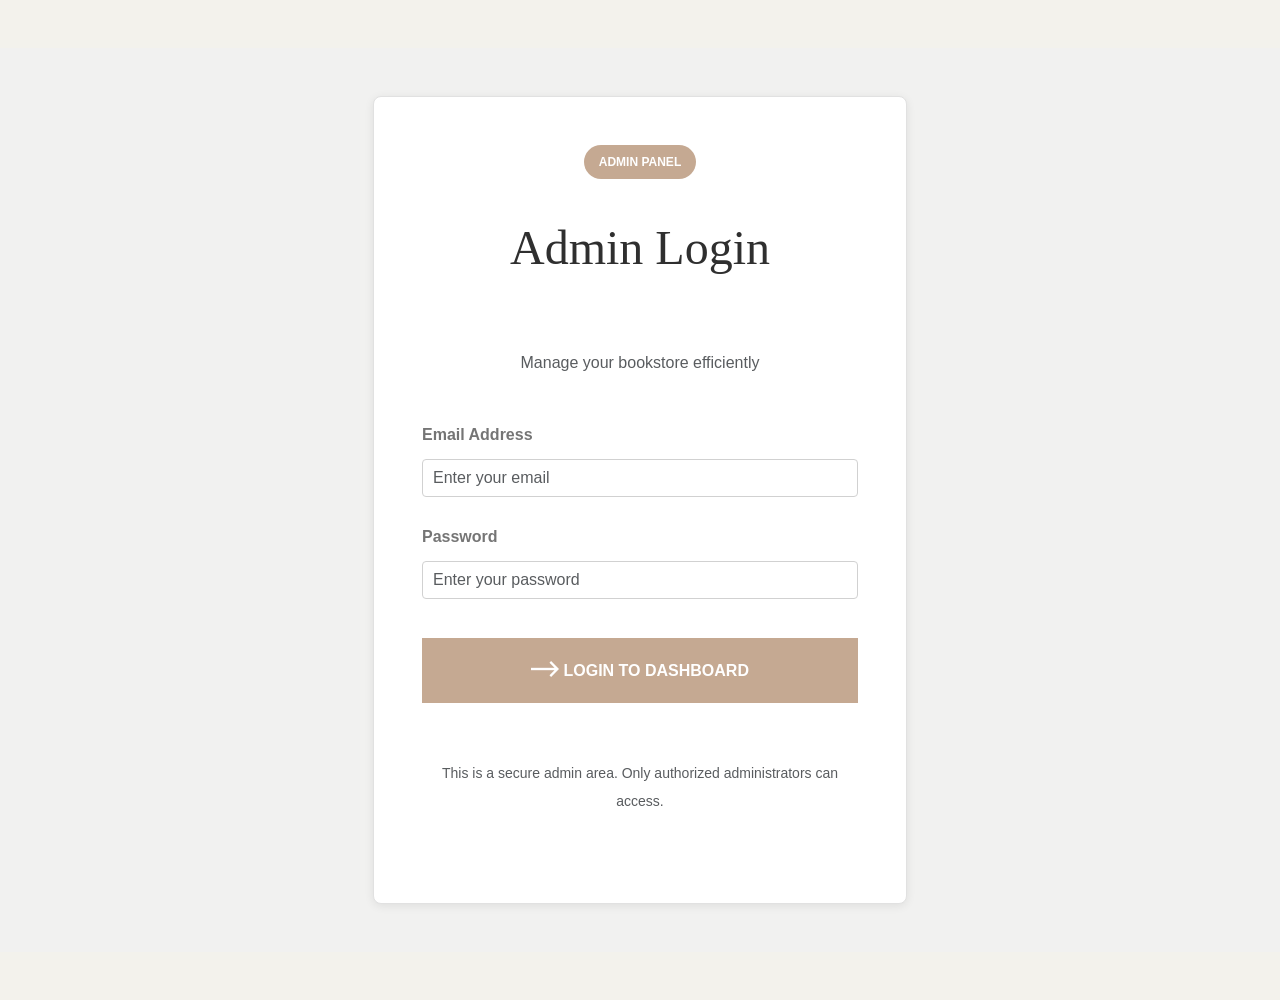
<file: src/main/resources/static/admin/books.html>
<!DOCTYPE html>
<html lang="en">

<head>
	<title>Book Management - Admin Panel - BookSaw Book Store</title>
	<meta charset="utf-8">
	<meta http-equiv="X-UA-Compatible" content="IE=edge">
	<meta name="viewport" content="width=device-width, initial-scale=1.0">
	<meta name="format-detection" content="telephone=no">
	<meta name="apple-mobile-web-app-capable" content="yes">

	<link href="https://cdn.jsdelivr.net/npm/bootstrap@5.3.1/dist/css/bootstrap.min.css" rel="stylesheet"
		integrity="sha384-4bw+/aepP/YC94hEpVNVgiZdgIC5+VKNBQNGCHeKRQN+PtmoHDEXuppvnDJzQIu9" crossorigin="anonymous">

	<link rel="stylesheet" type="text/css" href="../css/normalize.css">
	<link rel="stylesheet" type="text/css" href="../icomoon/icomoon.css">
	<link rel="stylesheet" type="text/css" href="../css/vendor.css">
	<link rel="stylesheet" type="text/css" href="../style.css">

	<style>
		body {
			background-color: #F1F1F0;
		}

		.admin-header {
			background: linear-gradient(135deg, #C5A992 0%, #a68b75 100%);
			color: white;
			padding: 30px 0;
			margin-bottom: 30px;
			box-shadow: 0 2px 10px rgba(0, 0, 0, 0.1);
		}

		.header-top {
			display: flex;
			justify-content: space-between;
			align-items: center;
		}

		.header-title h2 {
			margin: 0;
			font-size: 28px;
			font-weight: 700;
		}

		.admin-actions {
			display: flex;
			gap: 15px;
			align-items: center;
		}

		.back-btn {
			background: white;
			color: #C5A992;
			border: none;
			padding: 10px 18px;
			border-radius: 5px;
			font-weight: 600;
			cursor: pointer;
			transition: all 0.3s ease;
			text-decoration: none;
			display: inline-block;
		}

		.back-btn:hover {
			background: #f0f0f0;
			color: #C5A992;
		}

		.logout-btn {
			background: rgba(255, 255, 255, 0.2);
			color: white;
			border: 1px solid white;
			padding: 10px 18px;
			border-radius: 5px;
			font-weight: 600;
			cursor: pointer;
			transition: all 0.3s ease;
		}

		.logout-btn:hover {
			background: rgba(255, 255, 255, 0.3);
		}

		.container-admin {
			max-width: 1400px;
			margin: 0 auto;
			padding: 0 15px;
		}

		.section-card {
			background: white;
			border: 1px solid #E1E1E1;
			border-radius: 8px;
			padding: 30px;
			margin-bottom: 30px;
			box-shadow: 0 2px 10px rgba(0, 0, 0, 0.05);
		}

		.section-title {
			color: #333;
			font-weight: 700;
			margin-bottom: 20px;
			font-size: 22px;
		}

		.btn-add-book {
			background-color: #C5A992;
			border-color: #C5A992;
			color: white;
			font-weight: 600;
			transition: all 0.3s ease;
		}

		.btn-add-book:hover {
			background-color: #a68b75;
			border-color: #a68b75;
			color: white;
		}

		.table-responsive {
			border-radius: 8px;
			overflow: hidden;
		}

		.books-table {
			margin-bottom: 0;
		}

		.books-table thead {
			background-color: #f9f9f9;
			border-bottom: 2px solid #E1E1E1;
		}

		.books-table th {
			color: #333;
			font-weight: 600;
			padding: 15px;
			vertical-align: middle;
		}

		.books-table td {
			padding: 15px;
			vertical-align: middle;
			border-bottom: 1px solid #E1E1E1;
		}

		.books-table tbody tr:hover {
			background-color: #f9f9f9;
		}

		.btn-sm {
			padding: 5px 12px;
			font-size: 12px;
			font-weight: 600;
			margin-right: 5px;
		}

		.btn-edit {
			background-color: #4CAF50;
			border-color: #4CAF50;
			color: white;
		}

		.btn-edit:hover {
			background-color: #45a049;
			border-color: #45a049;
			color: white;
		}

		.btn-delete {
			background-color: #dc3545;
			border-color: #dc3545;
			color: white;
		}

		.btn-delete:hover {
			background-color: #c82333;
			border-color: #c82333;
			color: white;
		}

		.featured-badge {
			background-color: #FFD700;
			color: #333;
			padding: 4px 8px;
			border-radius: 4px;
			font-size: 11px;
			font-weight: 600;
		}

		.category-badge {
			background-color: #C5A992;
			color: white;
			padding: 4px 8px;
			border-radius: 4px;
			font-size: 11px;
			font-weight: 600;
		}

		.no-data {
			text-align: center;
			padding: 40px;
			color: #999;
		}

		.modal-content {
			border: 1px solid #E1E1E1;
			box-shadow: 0 5px 15px rgba(0, 0, 0, 0.3);
		}

		.modal-header {
			background-color: #C5A992;
			color: white;
			border-bottom: none;
		}

		.modal-header .btn-close {
			filter: brightness(0) invert(1);
		}

		.modal-title {
			font-weight: 700;
		}

		.form-control:focus {
			border-color: #C5A992;
			box-shadow: 0 0 0 0.2rem rgba(197, 169, 146, 0.25);
		}

		.form-check-input:checked {
			background-color: #C5A992;
			border-color: #C5A992;
		}

		.btn-save-book {
			background-color: #C5A992;
			border-color: #C5A992;
			color: white;
			font-weight: 600;
		}

		.btn-save-book:hover {
			background-color: #a68b75;
			border-color: #a68b75;
			color: white;
		}

		.alert {
			border-radius: 8px;
			border: none;
			margin-bottom: 20px;
		}

		.filter-section {
			margin-bottom: 20px;
			display: flex;
			gap: 10px;
			flex-wrap: wrap;
		}

		.filter-btn {
			background-color: #f9f9f9;
			border: 1px solid #E1E1E1;
			padding: 8px 16px;
			border-radius: 5px;
			cursor: pointer;
			font-weight: 600;
			transition: all 0.3s ease;
			color: #333;
		}

		.filter-btn:hover,
		.filter-btn.active {
			background-color: #C5A992;
			border-color: #C5A992;
			color: white;
		}

		.price-display {
			font-weight: 700;
			color: #C5A992;
		}

		@media (max-width: 768px) {
			.header-top {
				flex-direction: column;
				align-items: flex-start;
			}

			.admin-actions {
				width: 100%;
				margin-top: 15px;
			}

			.back-btn,
			.logout-btn {
				flex: 1;
			}

			.section-card {
				padding: 20px;
			}

			.table-responsive {
				font-size: 14px;
			}

			.books-table td {
				padding: 10px;
			}
		}
	</style>

</head>

<body>

	<!-- Admin Header -->
	<div class="admin-header">
		<div class="container-admin">
			<div class="header-top">
				<div class="header-title">
					<h2><i class="icon icon-book"></i> Book Management</h2>
				</div>
				<div class="admin-actions">
					<button class="logout-btn" id="logoutBtn"><i class="icon icon-sign-out"></i> Logout</button>
				</div>
			</div>
		</div>
	</div>

	<!-- Main Content -->
	<div class="container-admin pb-5">

		<!-- Admin Menu Tabs -->
		<div style="margin-bottom: 30px; display: flex; gap: 10px; border-bottom: 2px solid #E1E1E1; padding-bottom: 0;">
			<a href="dashboard.html" style="padding: 15px 20px; border-bottom: 3px solid transparent; color: #666; text-decoration: none; font-weight: 600; display: inline-block; transition: all 0.3s ease;" onmouseover="this.style.color='#C5A992'" onmouseout="this.style.color='#666'">
				<i class="icon icon-lock"></i> Manage Admins
			</a>
			<a href="books.html" style="padding: 15px 20px; border-bottom: 3px solid #C5A992; color: #C5A992; text-decoration: none; font-weight: 600; display: inline-block;">
				<i class="icon icon-book"></i> Manage Books
			</a>
		</div>

		<!-- Alerts -->
		<div id="successMessage" class="alert alert-success" style="display: none;"></div>
		<div id="errorMessage" class="alert alert-danger" style="display: none;"></div>

		<!-- Books Management Section -->
		<div class="section-card">
			<div style="display: flex; justify-content: space-between; align-items: center; margin-bottom: 20px;">
				<h3 class="section-title" style="margin: 0;">Manage Books</h3>
				<button class="btn btn-add-book" data-bs-toggle="modal" data-bs-target="#createBookModal">
					<i class="icon icon-plus"></i> Add New Book
				</button>
			</div>

			<!-- Category Filter -->
			<div class="filter-section">
				<button class="filter-btn active" onclick="filterBooks('all')">All Books</button>
				<button class="filter-btn" onclick="filterBooks('featured')">Featured Only</button>
				<button class="filter-btn" onclick="filterBooks('Business')">Business</button>
				<button class="filter-btn" onclick="filterBooks('Technology')">Technology</button>
				<button class="filter-btn" onclick="filterBooks('Romantic')">Romantic</button>
				<button class="filter-btn" onclick="filterBooks('Adventure')">Adventure</button>
				<button class="filter-btn" onclick="filterBooks('Fictional')">Fictional</button>
			</div>

			<!-- Loading State -->
			<div id="loadingText" style="text-align: center; padding: 40px;">
				<p class="text-muted"><i class="icon icon-spinner"></i> Loading books...</p>
			</div>

			<!-- Books Table -->
			<div id="booksTableContainer" style="display: none;">
				<div class="table-responsive">
					<table class="table books-table">
						<thead>
							<tr>
								<th>#</th>
								<th>Title</th>
								<th>Author</th>
								<th>Price</th>
								<th>Category</th>
								<th>Featured</th>
								<th>Actions</th>
							</tr>
						</thead>
						<tbody id="booksTableBody">
						</tbody>
					</table>
				</div>
			</div>

			<!-- No Data State -->
			<div id="noDataMessage" style="display: none;">
				<div class="no-data">
					<i class="icon icon-info-circled"></i>
					<p>No books found. Create the first book!</p>
				</div>
			</div>
		</div>
	</div>

	<!-- Create Book Modal -->
	<div class="modal fade" id="createBookModal" tabindex="-1" aria-hidden="true">
		<div class="modal-dialog modal-lg">
			<div class="modal-content">
				<div class="modal-header">
					<h5 class="modal-title"><i class="icon icon-plus"></i> Add New Book</h5>
					<button type="button" class="btn-close" data-bs-dismiss="modal" aria-label="Close"></button>
				</div>
				<form id="createBookForm">
					<div class="modal-body">
						<div class="row">
							<div class="col-md-6 mb-3">
								<label for="newBookTitle" class="form-label">Book Title</label>
								<input type="text" class="form-control" id="newBookTitle" placeholder="Enter book title" required>
							</div>
							<div class="col-md-6 mb-3">
								<label for="newBookAuthor" class="form-label">Author</label>
								<input type="text" class="form-control" id="newBookAuthor" placeholder="Enter author name" required>
							</div>
						</div>

						<div class="row">
							<div class="col-md-6 mb-3">
								<label for="newBookPrice" class="form-label">Price ($)</label>
								<input type="number" class="form-control" id="newBookPrice" placeholder="0.00" step="0.01" min="0" required>
							</div>
							<div class="col-md-6 mb-3">
								<label for="newBookCategory" class="form-label">Category</label>
								<select class="form-control" id="newBookCategory" required>
									<option value="">Select Category</option>
									<option value="Business">Business</option>
									<option value="Technology">Technology</option>
									<option value="Romantic">Romantic</option>
									<option value="Adventure">Adventure</option>
									<option value="Fictional">Fictional</option>
								</select>
							</div>
						</div>

						<div class="mb-3">
							<label for="newBookDescription" class="form-label">Description</label>
							<textarea class="form-control" id="newBookDescription" placeholder="Enter book description" rows="3"></textarea>
						</div>

						<div class="mb-3">
							<label for="newBookImageUrl" class="form-label">Image URL</label>
							<input type="url" class="form-control" id="newBookImageUrl" placeholder="Enter image URL (e.g., https://...)" required>
						</div>

						<div class="form-check mb-3">
							<input class="form-check-input" type="checkbox" id="newBookFeatured">
							<label class="form-check-label" for="newBookFeatured">
								Mark as Featured
							</label>
						</div>
					</div>
					<div class="modal-footer" style="border-top: 1px solid #E1E1E1;">
						<button type="button" class="btn btn-secondary" data-bs-dismiss="modal">Cancel</button>
						<button type="submit" class="btn btn-save-book"><i class="icon icon-check"></i> Create Book</button>
					</div>
				</form>
			</div>
		</div>
	</div>

	<!-- Edit Book Modal -->
	<div class="modal fade" id="editBookModal" tabindex="-1" aria-hidden="true">
		<div class="modal-dialog modal-lg">
			<div class="modal-content">
				<div class="modal-header">
					<h5 class="modal-title"><i class="icon icon-pencil"></i> Edit Book</h5>
					<button type="button" class="btn-close" data-bs-dismiss="modal" aria-label="Close"></button>
				</div>
				<form id="editBookForm">
					<div class="modal-body">
						<input type="hidden" id="editBookId">

						<div class="row">
							<div class="col-md-6 mb-3">
								<label for="editBookTitle" class="form-label">Book Title</label>
								<input type="text" class="form-control" id="editBookTitle" required>
							</div>
							<div class="col-md-6 mb-3">
								<label for="editBookAuthor" class="form-label">Author</label>
								<input type="text" class="form-control" id="editBookAuthor" required>
							</div>
						</div>

						<div class="row">
							<div class="col-md-6 mb-3">
								<label for="editBookPrice" class="form-label">Price ($)</label>
								<input type="number" class="form-control" id="editBookPrice" step="0.01" min="0" required>
							</div>
							<div class="col-md-6 mb-3">
								<label for="editBookCategory" class="form-label">Category</label>
								<select class="form-control" id="editBookCategory" required>
									<option value="Business">Business</option>
									<option value="Technology">Technology</option>
									<option value="Romantic">Romantic</option>
									<option value="Adventure">Adventure</option>
									<option value="Fictional">Fictional</option>
								</select>
							</div>
						</div>

						<div class="mb-3">
							<label for="editBookDescription" class="form-label">Description</label>
							<textarea class="form-control" id="editBookDescription" rows="3"></textarea>
						</div>

						<div class="mb-3">
							<label for="editBookImageUrl" class="form-label">Image URL</label>
							<input type="url" class="form-control" id="editBookImageUrl" required>
						</div>

						<div class="form-check">
							<input class="form-check-input" type="checkbox" id="editBookFeatured">
							<label class="form-check-label" for="editBookFeatured">
								Mark as Featured
							</label>
						</div>
					</div>
					<div class="modal-footer" style="border-top: 1px solid #E1E1E1;">
						<button type="button" class="btn btn-secondary" data-bs-dismiss="modal">Cancel</button>
						<button type="submit" class="btn btn-save-book"><i class="icon icon-check"></i> Update Book</button>
					</div>
				</form>
			</div>
		</div>
	</div>

	<script src="../js/jquery-1.11.0.min.js"></script>
	<script src="https://cdn.jsdelivr.net/npm/bootstrap@5.3.1/dist/js/bootstrap.bundle.min.js"
		integrity="sha384-HwwvtgBNo3bZJJLYd8oVXjrBZt8cqVSpeBNS5n7C8IVInixGAoxmnlMuBnhbgrkm"
		crossorigin="anonymous"></script>

	<script>
		let allBooks = [];
		let currentFilter = 'all';

		// Check admin session on page load
		document.addEventListener('DOMContentLoaded', function() {
			const adminEmail = sessionStorage.getItem('adminEmail');
			const adminUsername = sessionStorage.getItem('adminUsername');

			if (!adminEmail || !adminUsername) {
				window.location.href = 'login.html';
				return;
			}

			loadAllBooks();
			setupEventListeners();
		});

		function setupEventListeners() {
			// Logout
			document.getElementById('logoutBtn').addEventListener('click', function() {
				sessionStorage.removeItem('adminEmail');
				sessionStorage.removeItem('adminUsername');
				sessionStorage.removeItem('adminId');
				window.location.href = 'login.html';
			});

			// Create Book Form
			document.getElementById('createBookForm').addEventListener('submit', async function(e) {
				e.preventDefault();
				await createBook();
			});

			// Edit Book Form
			document.getElementById('editBookForm').addEventListener('submit', async function(e) {
				e.preventDefault();
				await updateBook();
			});
		}

		// Load all books
		async function loadAllBooks() {
			try {
				const response = await fetch('/api/books', {
					method: 'GET',
					headers: {
						'Content-Type': 'application/json',
					}
				});

				const data = await response.json();
				document.getElementById('loadingText').style.display = 'none';

				if (response.ok && data.status === 'success') {
					allBooks = data.books || [];
					displayBooks(allBooks);
				} else {
					showError('Failed to load books');
				}
			} catch (error) {
				console.error('Error:', error);
				document.getElementById('loadingText').style.display = 'none';
				showError('An error occurred while loading books');
			}
		}

		// Filter books
		function filterBooks(filter) {
			currentFilter = filter;

			// Update active button
			document.querySelectorAll('.filter-btn').forEach(btn => {
				btn.classList.remove('active');
			});
			event.target.classList.add('active');

			let filteredBooks = allBooks;

			if (filter === 'featured') {
				filteredBooks = allBooks.filter(book => book.isFeatured);
			} else if (filter !== 'all') {
				filteredBooks = allBooks.filter(book => book.category === filter);
			}

			displayBooks(filteredBooks);
		}

		// Display books in table
		function displayBooks(books) {
			const tableBody = document.getElementById('booksTableBody');
			const booksTable = document.getElementById('booksTableContainer');
			const noDataMsg = document.getElementById('noDataMessage');

			tableBody.innerHTML = '';

			if (!books || books.length === 0) {
				booksTable.style.display = 'none';
				noDataMsg.style.display = 'block';
				return;
			}

			books.forEach((book, index) => {
				if (book) {
					const row = document.createElement('tr');
					row.innerHTML = `
						<td>${index + 1}</td>
						<td>${book.title}</td>
						<td>${book.author}</td>
						<td class="price-display">$${book.price.toFixed(2)}</td>
						<td><span class="category-badge">${book.category}</span></td>
						<td>${book.isFeatured ? '<span class="featured-badge"><i class="icon icon-star"></i> Featured</span>' : '-'}</td>
						<td>
							<button class="btn btn-sm btn-edit" onclick="openEditModal('${book.bookId}')">
								<i class="icon icon-pencil"></i> Edit
							</button>
							<button class="btn btn-sm btn-delete" onclick="deleteBook('${book.bookId}')">
								<i class="icon icon-trash"></i> Delete
							</button>
						</td>
					`;
					tableBody.appendChild(row);
				}
			});

			booksTable.style.display = 'block';
			noDataMsg.style.display = 'none';
		}

		// Create book
		async function createBook() {
			const title = document.getElementById('newBookTitle').value;
			const author = document.getElementById('newBookAuthor').value;
			const price = parseFloat(document.getElementById('newBookPrice').value);
			const category = document.getElementById('newBookCategory').value;
			const description = document.getElementById('newBookDescription').value;
			const imageUrl = document.getElementById('newBookImageUrl').value;
			const isFeatured = document.getElementById('newBookFeatured').checked;

			try {
				const response = await fetch('/api/books', {
					method: 'POST',
					headers: {
						'Content-Type': 'application/json',
					},
					body: JSON.stringify({
						title: title,
						author: author,
						price: price,
						category: category,
						description: description,
						imageUrl: imageUrl,
						isFeatured: isFeatured
					})
				});

				const data = await response.json();

				if (response.ok && data.status === 'success') {
					showSuccess('Book created successfully');
					document.getElementById('createBookForm').reset();
					const modal = bootstrap.Modal.getInstance(document.getElementById('createBookModal'));
					modal.hide();
					loadAllBooks();
				} else {
					showError(data.message || 'Failed to create book');
				}
			} catch (error) {
				console.error('Error:', error);
				showError('An error occurred while creating book');
			}
		}

		// Open edit modal
		function openEditModal(bookId) {
			const book = allBooks.find(b => b.bookId === bookId);
			if (!book) return;

			document.getElementById('editBookId').value = book.bookId;
			document.getElementById('editBookTitle').value = book.title;
			document.getElementById('editBookAuthor').value = book.author;
			document.getElementById('editBookPrice').value = book.price;
			document.getElementById('editBookCategory').value = book.category;
			document.getElementById('editBookDescription').value = book.description;
			document.getElementById('editBookImageUrl').value = book.imageUrl;
			document.getElementById('editBookFeatured').checked = book.isFeatured;

			const modal = new bootstrap.Modal(document.getElementById('editBookModal'));
			modal.show();
		}

		// Update book
		async function updateBook() {
			const bookId = document.getElementById('editBookId').value;
			const title = document.getElementById('editBookTitle').value;
			const author = document.getElementById('editBookAuthor').value;
			const price = parseFloat(document.getElementById('editBookPrice').value);
			const category = document.getElementById('editBookCategory').value;
			const description = document.getElementById('editBookDescription').value;
			const imageUrl = document.getElementById('editBookImageUrl').value;
			const isFeatured = document.getElementById('editBookFeatured').checked;

			try {
				const response = await fetch(`/api/books/${encodeURIComponent(bookId)}`, {
					method: 'PUT',
					headers: {
						'Content-Type': 'application/json',
					},
					body: JSON.stringify({
						title: title,
						author: author,
						price: price,
						category: category,
						description: description,
						imageUrl: imageUrl,
						isFeatured: isFeatured
					})
				});

				const data = await response.json();

				if (response.ok && data.status === 'success') {
					showSuccess('Book updated successfully');
					const modal = bootstrap.Modal.getInstance(document.getElementById('editBookModal'));
					modal.hide();
					loadAllBooks();
				} else {
					showError(data.message || 'Failed to update book');
				}
			} catch (error) {
				console.error('Error:', error);
				showError('An error occurred while updating book');
			}
		}

		// Delete book
		async function deleteBook(bookId) {
			if (!confirm('Are you sure you want to delete this book? This action cannot be undone.')) {
				return;
			}

			try {
				const response = await fetch(`/api/books/${encodeURIComponent(bookId)}`, {
					method: 'DELETE',
					headers: {
						'Content-Type': 'application/json',
					}
				});

				const data = await response.json();

				if (response.ok && data.status === 'success') {
					showSuccess('Book deleted successfully');
					loadAllBooks();
				} else {
					showError(data.message || 'Failed to delete book');
				}
			} catch (error) {
				console.error('Error:', error);
				showError('An error occurred while deleting book');
			}
		}

		// Show error
		function showError(message) {
			const errorDiv = document.getElementById('errorMessage');
			errorDiv.textContent = message;
			errorDiv.style.display = 'block';
			document.getElementById('successMessage').style.display = 'none';
			setTimeout(() => {
				errorDiv.style.display = 'none';
			}, 5000);
		}

		// Show success
		function showSuccess(message) {
			const successDiv = document.getElementById('successMessage');
			successDiv.textContent = message;
			successDiv.style.display = 'block';
			document.getElementById('errorMessage').style.display = 'none';
			setTimeout(() => {
				successDiv.style.display = 'none';
			}, 5000);
		}
	</script>

</body>

</html>
</file>
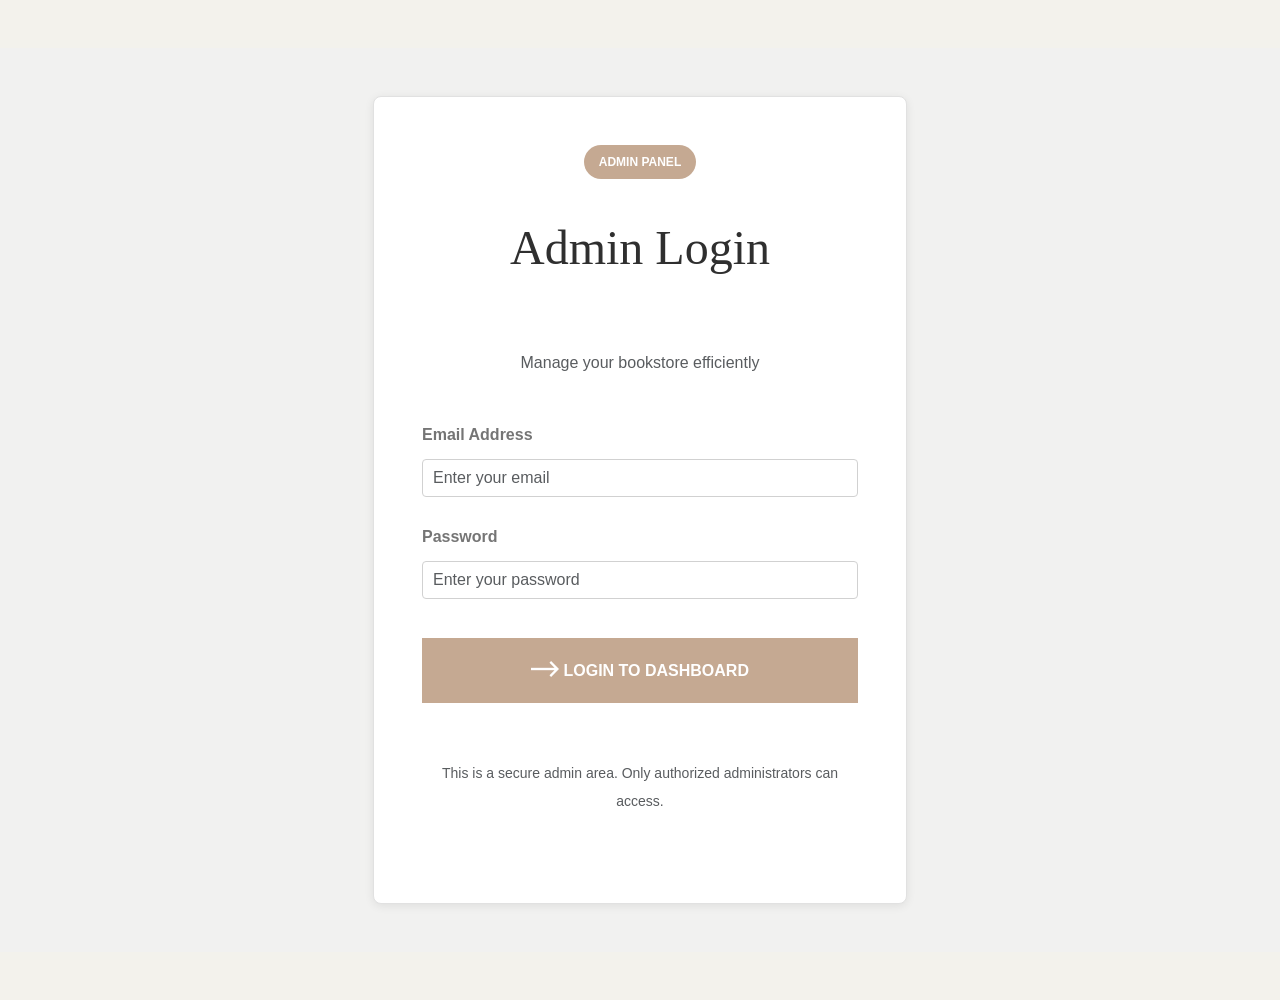
<file: src/main/resources/static/admin/dashboard.html>
<!DOCTYPE html>
<html lang="en">

<head>
	<title>Admin Dashboard - BookSaw Book Store</title>
	<meta charset="utf-8">
	<meta http-equiv="X-UA-Compatible" content="IE=edge">
	<meta name="viewport" content="width=device-width, initial-scale=1.0">
	<meta name="format-detection" content="telephone=no">
	<meta name="apple-mobile-web-app-capable" content="yes">

	<link href="https://cdn.jsdelivr.net/npm/bootstrap@5.3.1/dist/css/bootstrap.min.css" rel="stylesheet"
		integrity="sha384-4bw+/aepP/YC94hEpVNVgiZdgIC5+VKNBQNGCHeKRQN+PtmoHDEXuppvnDJzQIu9" crossorigin="anonymous">

	<link rel="stylesheet" type="text/css" href="../css/normalize.css">
	<link rel="stylesheet" type="text/css" href="../icomoon/icomoon.css">
	<link rel="stylesheet" type="text/css" href="../css/vendor.css">
	<link rel="stylesheet" type="text/css" href="../style.css">

	<style>
		body {
			background-color: #F1F1F0;
		}

		.dashboard-header {
			background: linear-gradient(135deg, #C5A992 0%, #a68b75 100%);
			color: white;
			padding: 30px 0;
			margin-bottom: 30px;
			box-shadow: 0 2px 10px rgba(0, 0, 0, 0.1);
		}

		.admin-info {
			display: flex;
			justify-content: space-between;
			align-items: center;
		}

		.admin-greeting h2 {
			margin: 0;
			font-size: 28px;
			font-weight: 700;
		}

		.admin-badge {
			background: rgba(255, 255, 255, 0.2);
			padding: 8px 16px;
			border-radius: 20px;
			font-size: 12px;
			font-weight: 600;
		}

		.logout-btn {
			background: white;
			color: #C5A992;
			border: none;
			padding: 8px 16px;
			border-radius: 5px;
			font-weight: 600;
			cursor: pointer;
			transition: all 0.3s ease;
		}

		.logout-btn:hover {
			background: #f0f0f0;
		}

		.dashboard-container {
			max-width: 1200px;
			margin: 0 auto;
			padding: 0 15px;
		}

		.section-card {
			background: white;
			border: 1px solid #E1E1E1;
			border-radius: 8px;
			padding: 30px;
			margin-bottom: 30px;
			box-shadow: 0 2px 10px rgba(0, 0, 0, 0.05);
		}

		.section-title {
			color: #333;
			font-weight: 700;
			margin-bottom: 20px;
			font-size: 22px;
		}

		.btn-add-admin {
			background-color: #C5A992;
			border-color: #C5A992;
			color: white;
			font-weight: 600;
			transition: all 0.3s ease;
		}

		.btn-add-admin:hover {
			background-color: #a68b75;
			border-color: #a68b75;
			color: white;
		}

		.table-responsive {
			border-radius: 8px;
			overflow: hidden;
		}

		.admin-table {
			margin-bottom: 0;
		}

		.admin-table thead {
			background-color: #f9f9f9;
			border-bottom: 2px solid #E1E1E1;
		}

		.admin-table th {
			color: #333;
			font-weight: 600;
			padding: 15px;
			vertical-align: middle;
		}

		.admin-table td {
			padding: 15px;
			vertical-align: middle;
			border-bottom: 1px solid #E1E1E1;
		}

		.admin-table tbody tr:hover {
			background-color: #f9f9f9;
		}

		.btn-sm {
			padding: 5px 12px;
			font-size: 12px;
			font-weight: 600;
		}

		.btn-edit {
			background-color: #4CAF50;
			border-color: #4CAF50;
			color: white;
			margin-right: 5px;
		}

		.btn-edit:hover {
			background-color: #45a049;
			border-color: #45a049;
			color: white;
		}

		.btn-delete {
			background-color: #dc3545;
			border-color: #dc3545;
			color: white;
		}

		.btn-delete:hover {
			background-color: #c82333;
			border-color: #c82333;
			color: white;
		}

		.no-data {
			text-align: center;
			padding: 40px;
			color: #999;
		}

		.no-data i {
			font-size: 48px;
			margin-bottom: 20px;
			opacity: 0.5;
		}

		.modal-content {
			border: 1px solid #E1E1E1;
			box-shadow: 0 5px 15px rgba(0, 0, 0, 0.3);
		}

		.modal-header {
			background-color: #C5A992;
			color: white;
			border-bottom: none;
		}

		.modal-header .btn-close {
			filter: brightness(0) invert(1);
		}

		.modal-title {
			font-weight: 700;
		}

		.form-control:focus {
			border-color: #C5A992;
			box-shadow: 0 0 0 0.2rem rgba(197, 169, 146, 0.25);
		}

		.btn-save-admin {
			background-color: #C5A992;
			border-color: #C5A992;
			color: white;
			font-weight: 600;
		}

		.btn-save-admin:hover {
			background-color: #a68b75;
			border-color: #a68b75;
			color: white;
		}

		.alert {
			border-radius: 8px;
			border: none;
			margin-bottom: 20px;
		}

		.badge-admin {
			background-color: #C5A992;
			color: white;
			padding: 5px 10px;
			border-radius: 4px;
			font-size: 12px;
		}

		@media (max-width: 768px) {
			.admin-info {
				flex-direction: column;
				align-items: flex-start;
			}

			.logout-btn {
				margin-top: 15px;
				width: 100%;
			}

			.section-card {
				padding: 20px;
			}

			.table-responsive {
				font-size: 14px;
			}
		}
	</style>

</head>

<body>

	<!-- Dashboard Header -->
	<div class="dashboard-header">
		<div class="dashboard-container">
			<div class="admin-info">
				<div class="admin-greeting">
					<h2><i class="icon icon-lock"></i> Admin Dashboard</h2>
					<p style="margin: 5px 0 0 0; font-size: 14px;">Welcome, <span id="adminUsernameDisplay">Admin</span></p>
				</div>
				<div>
					<span class="admin-badge"><i class="icon icon-user"></i> <span id="adminEmailDisplay">admin@example.com</span></span>
					<button class="logout-btn" id="logoutBtn"><i class="icon icon-sign-out"></i> Logout</button>
				</div>
			</div>
		</div>
	</div>

	<!-- Main Content -->
	<div class="dashboard-container pb-5">

		<!-- Admin Menu Tabs -->
		<div style="margin-bottom: 30px; display: flex; gap: 10px; border-bottom: 2px solid #E1E1E1; padding-bottom: 0;">
			<a href="dashboard.html" style="padding: 15px 20px; border-bottom: 3px solid #C5A992; color: #C5A992; text-decoration: none; font-weight: 600; display: inline-block;">
				<i class="icon icon-lock"></i> Manage Admins
			</a>
			<a href="books.html" style="padding: 15px 20px; border-bottom: 3px solid transparent; color: #666; text-decoration: none; font-weight: 600; display: inline-block; transition: all 0.3s ease;" onmouseover="this.style.color='#C5A992'" onmouseout="this.style.color='#666'">
				<i class="icon icon-book"></i> Manage Books
			</a>
		</div>

		<!-- Alerts -->
		<div id="successMessage" class="alert alert-success" style="display: none;"></div>
		<div id="errorMessage" class="alert alert-danger" style="display: none;"></div>

		<!-- Admins Management Section -->
		<div class="section-card">
			<div style="display: flex; justify-content: space-between; align-items: center; margin-bottom: 30px;">
				<h3 class="section-title" style="margin: 0;">Manage Admins</h3>
				<button class="btn btn-add-admin" data-bs-toggle="modal" data-bs-target="#createAdminModal">
					<i class="icon icon-plus"></i> Add New Admin
				</button>
			</div>

			<!-- Loading State -->
			<div id="loadingText" style="text-align: center; padding: 40px;">
				<p class="text-muted"><i class="icon icon-spinner"></i> Loading admins...</p>
			</div>

			<!-- Admins Table -->
			<div id="adminsTableContainer" style="display: none;">
				<div class="table-responsive">
					<table class="table admin-table">
						<thead>
							<tr>
								<th>#</th>
								<th>Username</th>
								<th>Email</th>
								<th>Phone Number</th>
								<th>Actions</th>
							</tr>
						</thead>
						<tbody id="adminsTableBody">
						</tbody>
					</table>
				</div>
			</div>

			<!-- No Data State -->
			<div id="noDataMessage" style="display: none;">
				<div class="no-data">
					<i class="icon icon-info-circled"></i>
					<p>No admins found. Create the first admin!</p>
				</div>
			</div>
		</div>
	</div>

	<!-- Create Admin Modal -->
	<div class="modal fade" id="createAdminModal" tabindex="-1" aria-hidden="true">
		<div class="modal-dialog">
			<div class="modal-content">
				<div class="modal-header">
					<h5 class="modal-title"><i class="icon icon-plus"></i> Create New Admin</h5>
					<button type="button" class="btn-close" data-bs-dismiss="modal" aria-label="Close"></button>
				</div>
				<form id="createAdminForm">
					<div class="modal-body">
						<div class="mb-3">
							<label for="newAdminUsername" class="form-label">Username</label>
							<input type="text" class="form-control" id="newAdminUsername" placeholder="Enter username" required>
						</div>
						<div class="mb-3">
							<label for="newAdminEmail" class="form-label">Email Address</label>
							<input type="email" class="form-control" id="newAdminEmail" placeholder="Enter email" required>
						</div>
						<div class="mb-3">
							<label for="newAdminPhone" class="form-label">Phone Number</label>
							<input type="tel" class="form-control" id="newAdminPhone" placeholder="Enter phone number" required>
						</div>
						<div class="mb-3">
							<label for="newAdminPassword" class="form-label">Password</label>
							<input type="password" class="form-control" id="newAdminPassword" placeholder="Enter password" required>
						</div>
					</div>
					<div class="modal-footer" style="border-top: 1px solid #E1E1E1;">
						<button type="button" class="btn btn-secondary" data-bs-dismiss="modal">Cancel</button>
						<button type="submit" class="btn btn-save-admin"><i class="icon icon-check"></i> Create Admin</button>
					</div>
				</form>
			</div>
		</div>
	</div>

	<!-- Edit Admin Modal -->
	<div class="modal fade" id="editAdminModal" tabindex="-1" aria-hidden="true">
		<div class="modal-dialog">
			<div class="modal-content">
				<div class="modal-header">
					<h5 class="modal-title"><i class="icon icon-pencil"></i> Edit Admin</h5>
					<button type="button" class="btn-close" data-bs-dismiss="modal" aria-label="Close"></button>
				</div>
				<form id="editAdminForm">
					<div class="modal-body">
						<input type="hidden" id="editAdminEmail">
						<div class="mb-3">
							<label for="editAdminUsername" class="form-label">Username</label>
							<input type="text" class="form-control" id="editAdminUsername" required>
						</div>
						<div class="mb-3">
							<label for="editAdminPhone" class="form-label">Phone Number</label>
							<input type="tel" class="form-control" id="editAdminPhone" required>
						</div>
						<div class="mb-3">
							<label for="editAdminPassword" class="form-label">Password</label>
							<input type="password" class="form-control" id="editAdminPassword" placeholder="Leave blank to keep current password">
						</div>
					</div>
					<div class="modal-footer" style="border-top: 1px solid #E1E1E1;">
						<button type="button" class="btn btn-secondary" data-bs-dismiss="modal">Cancel</button>
						<button type="submit" class="btn btn-save-admin"><i class="icon icon-check"></i> Update Admin</button>
					</div>
				</form>
			</div>
		</div>
	</div>

	<script src="../js/jquery-1.11.0.min.js"></script>
	<script src="https://cdn.jsdelivr.net/npm/bootstrap@5.3.1/dist/js/bootstrap.bundle.min.js"
		integrity="sha384-HwwvtgBNo3bZJJLYd8oVXjrBZt8cqVSpeBNS5n7C8IVInixGAoxmnlMuBnhbgrkm"
		crossorigin="anonymous"></script>

	<script>
		// Check admin session on page load
		document.addEventListener('DOMContentLoaded', function() {
			const adminEmail = sessionStorage.getItem('adminEmail');
			const adminUsername = sessionStorage.getItem('adminUsername');

			if (!adminEmail || !adminUsername) {
				window.location.href = 'login.html';
				return;
			}

			document.getElementById('adminEmailDisplay').textContent = adminEmail;
			document.getElementById('adminUsernameDisplay').textContent = adminUsername;

			loadAllAdmins();
			setupEventListeners();
		});

		function setupEventListeners() {
			// Logout
			document.getElementById('logoutBtn').addEventListener('click', function() {
				sessionStorage.removeItem('adminEmail');
				sessionStorage.removeItem('adminUsername');
				sessionStorage.removeItem('adminId');
				window.location.href = 'login.html';
			});

			// Create Admin Form
			document.getElementById('createAdminForm').addEventListener('submit', async function(e) {
				e.preventDefault();
				await createAdmin();
			});

			// Edit Admin Form
			document.getElementById('editAdminForm').addEventListener('submit', async function(e) {
				e.preventDefault();
				await updateAdmin();
			});
		}

		// Load all admins
		async function loadAllAdmins() {
			try {
				const response = await fetch('/api/admin/all', {
					method: 'GET',
					headers: {
						'Content-Type': 'application/json',
					}
				});

				const data = await response.json();
				document.getElementById('loadingText').style.display = 'none';

				if (response.ok && data.status === 'success') {
					displayAdmins(data.admins);
				} else {
					showError('Failed to load admins');
				}
			} catch (error) {
				console.error('Error:', error);
				document.getElementById('loadingText').style.display = 'none';
				showError('An error occurred while loading admins');
			}
		}

		// Display admins in table
		function displayAdmins(admins) {
			const tableBody = document.getElementById('adminsTableBody');
			const adminsTable = document.getElementById('adminsTableContainer');
			const noDataMsg = document.getElementById('noDataMessage');

			tableBody.innerHTML = '';

			if (!admins || admins.length === 0) {
				adminsTable.style.display = 'none';
				noDataMsg.style.display = 'block';
				return;
			}

			admins.forEach((admin, index) => {
				if (admin) {
					const row = document.createElement('tr');
					row.innerHTML = `
						<td>${index + 1}</td>
						<td>
							<span class="badge-admin">${admin.username}</span>
						</td>
						<td>${admin.email}</td>
						<td>${admin.phoneNumber}</td>
						<td>
							<button class="btn btn-sm btn-edit" onclick="openEditModal('${admin.email}', '${admin.username}', '${admin.phoneNumber}')">
								<i class="icon icon-pencil"></i> Edit
							</button>
							<button class="btn btn-sm btn-delete" onclick="deleteAdmin('${admin.email}')">
								<i class="icon icon-trash"></i> Delete
							</button>
						</td>
					`;
					tableBody.appendChild(row);
				}
			});

			adminsTable.style.display = 'block';
			noDataMsg.style.display = 'none';
		}

		// Create admin
		async function createAdmin() {
			const username = document.getElementById('newAdminUsername').value;
			const email = document.getElementById('newAdminEmail').value;
			const phoneNumber = document.getElementById('newAdminPhone').value;
			const password = document.getElementById('newAdminPassword').value;

			try {
				const response = await fetch('/api/admin/register', {
					method: 'POST',
					headers: {
						'Content-Type': 'application/json',
					},
					body: JSON.stringify({
						username: username,
						email: email,
						phoneNumber: phoneNumber,
						password: password
					})
				});

				const data = await response.json();

				if (response.ok && data.status === 'success') {
					showSuccess('Admin created successfully');
					document.getElementById('createAdminForm').reset();
					const modal = bootstrap.Modal.getInstance(document.getElementById('createAdminModal'));
					modal.hide();
					loadAllAdmins();
				} else {
					showError(data.message || 'Failed to create admin');
				}
			} catch (error) {
				console.error('Error:', error);
				showError('An error occurred while creating admin');
			}
		}

		// Open edit modal
		function openEditModal(email, username, phoneNumber) {
			document.getElementById('editAdminEmail').value = email;
			document.getElementById('editAdminUsername').value = username;
			document.getElementById('editAdminPhone').value = phoneNumber;
			document.getElementById('editAdminPassword').value = '';

			const modal = new bootstrap.Modal(document.getElementById('editAdminModal'));
			modal.show();
		}

		// Update admin
		async function updateAdmin() {
			const email = document.getElementById('editAdminEmail').value;
			const username = document.getElementById('editAdminUsername').value;
			const phoneNumber = document.getElementById('editAdminPhone').value;
			const password = document.getElementById('editAdminPassword').value;

			try {
				const response = await fetch(`/api/admin/profile/${encodeURIComponent(email)}`, {
					method: 'PUT',
					headers: {
						'Content-Type': 'application/json',
					},
					body: JSON.stringify({
						username: username,
						phoneNumber: phoneNumber,
						password: password || undefined
					})
				});

				const data = await response.json();

				if (response.ok && data.status === 'success') {
					showSuccess('Admin updated successfully');
					const modal = bootstrap.Modal.getInstance(document.getElementById('editAdminModal'));
					modal.hide();
					loadAllAdmins();
				} else {
					showError(data.message || 'Failed to update admin');
				}
			} catch (error) {
				console.error('Error:', error);
				showError('An error occurred while updating admin');
			}
		}

		// Delete admin
		async function deleteAdmin(email) {
			if (!confirm('Are you sure you want to delete this admin? This action cannot be undone.')) {
				return;
			}

			try {
				const response = await fetch(`/api/admin/${encodeURIComponent(email)}`, {
					method: 'DELETE',
					headers: {
						'Content-Type': 'application/json',
					}
				});

				const data = await response.json();

				if (response.ok && data.status === 'success') {
					showSuccess('Admin deleted successfully');
					loadAllAdmins();
				} else {
					showError(data.message || 'Failed to delete admin');
				}
			} catch (error) {
				console.error('Error:', error);
				showError('An error occurred while deleting admin');
			}
		}

		// Show error
		function showError(message) {
			const errorDiv = document.getElementById('errorMessage');
			errorDiv.textContent = message;
			errorDiv.style.display = 'block';
			document.getElementById('successMessage').style.display = 'none';
			setTimeout(() => {
				errorDiv.style.display = 'none';
			}, 5000);
		}

		// Show success
		function showSuccess(message) {
			const successDiv = document.getElementById('successMessage');
			successDiv.textContent = message;
			successDiv.style.display = 'block';
			document.getElementById('errorMessage').style.display = 'none';
			setTimeout(() => {
				successDiv.style.display = 'none';
			}, 5000);
		}
	</script>

</body>

</html>
</file>
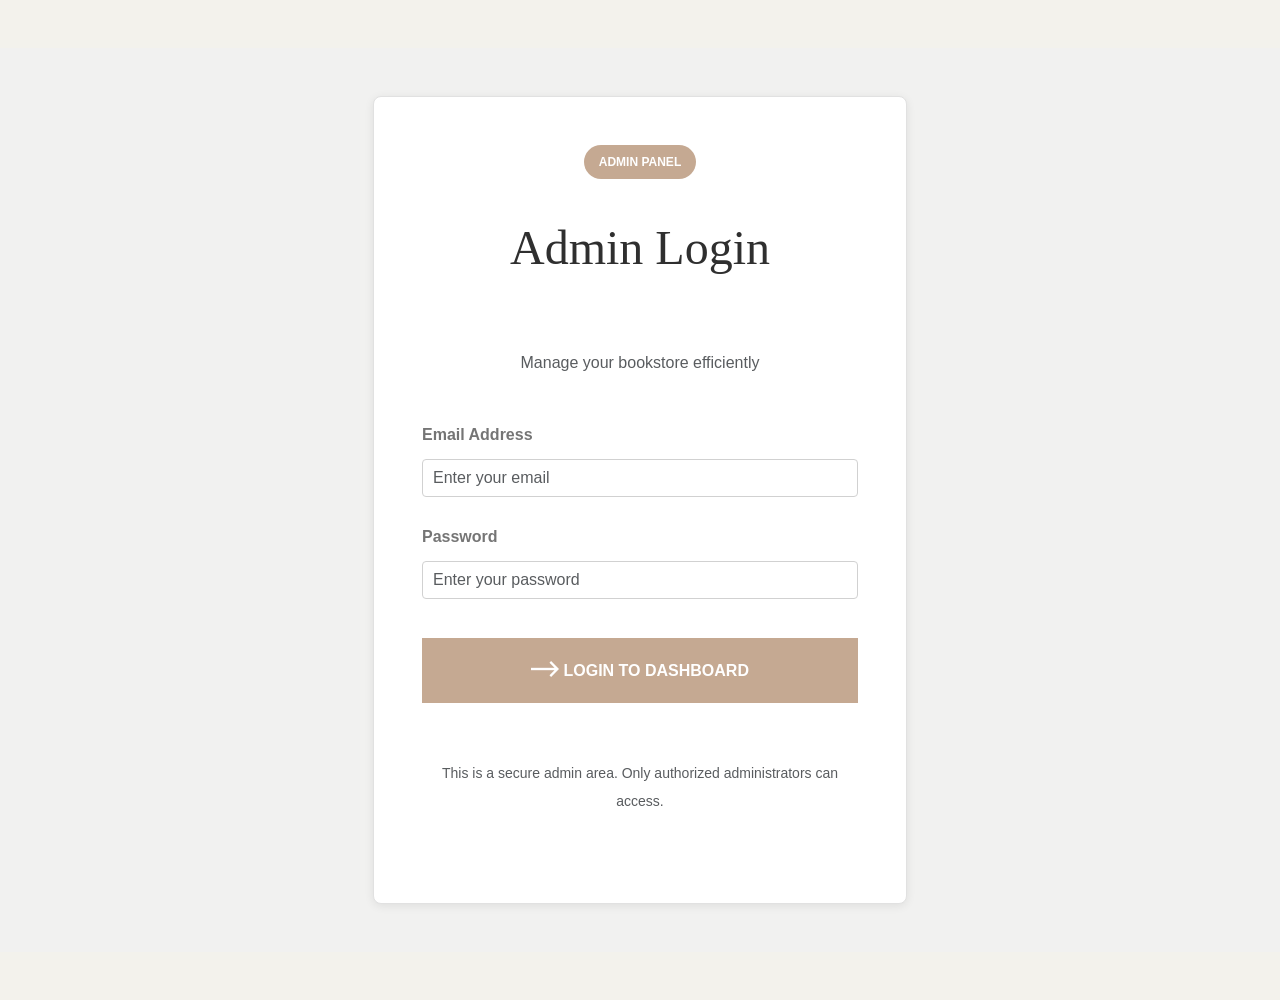
<file: src/main/resources/static/admin/login.html>
<!DOCTYPE html>
<html lang="en">

<head>
	<title>Admin Login - BookSaw Book Store</title>
	<meta charset="utf-8">
	<meta http-equiv="X-UA-Compatible" content="IE=edge">
	<meta name="viewport" content="width=device-width, initial-scale=1.0">
	<meta name="format-detection" content="telephone=no">
	<meta name="apple-mobile-web-app-capable" content="yes">
	<meta name="author" content="">
	<meta name="keywords" content="">
	<meta name="description" content="">

	<link href="https://cdn.jsdelivr.net/npm/bootstrap@5.3.1/dist/css/bootstrap.min.css" rel="stylesheet"
		integrity="sha384-4bw+/aepP/YC94hEpVNVgiZdgIC5+VKNBQNGCHeKRQN+PtmoHDEXuppvnDJzQIu9" crossorigin="anonymous">

	<link rel="stylesheet" type="text/css" href="../css/normalize.css">
	<link rel="stylesheet" type="text/css" href="../icomoon/icomoon.css">
	<link rel="stylesheet" type="text/css" href="../css/vendor.css">
	<link rel="stylesheet" type="text/css" href="../style.css">

	<style>
		#admin-login-section {
			background: #F1F1F0;
			min-height: 60vh;
		}

		.admin-login-card {
			background: white;
			border: 1px solid #E1E1E1;
			box-shadow: 0 2px 10px rgba(0, 0, 0, 0.08);
		}

		.admin-badge {
			display: inline-block;
			background-color: #C5A992;
			color: white;
			padding: 5px 15px;
			border-radius: 20px;
			font-size: 12px;
			font-weight: 600;
			margin-bottom: 20px;
		}

		.form-control:focus {
			border-color: #C5A992;
			box-shadow: 0 0 0 0.2rem rgba(197, 169, 146, 0.25);
		}

		.btn-admin-login {
			background-color: #C5A992;
			border-color: #C5A992;
			color: white;
			font-weight: 600;
			padding: 10px;
			transition: all 0.3s ease;
		}

		.btn-admin-login:hover {
			background-color: #a68b75;
			border-color: #a68b75;
			color: white;
		}
	</style>

</head>

<body>

	<section id="admin-login-section" class="py-5 my-5">
		<div class="container">
			<div class="row justify-content-center">
				<div class="col-md-6">
					<div class="admin-login-card p-5 rounded-3">
						<div class="text-center mb-4">
							<div class="admin-badge">
								<i class="icon icon-lock"></i> ADMIN PANEL
							</div>
							<h2 class="section-title">Admin Login</h2>
							<p class="text-muted">Manage your bookstore efficiently</p>
						</div>

						<!-- Error Message -->
						<div id="errorMessage" class="alert alert-danger" style="display: none;"></div>

						<!-- Login Form -->
						<form id="admin-login-form">
							<div class="mb-3">
								<label for="adminEmail" class="form-label">Email Address</label>
								<input type="email" class="form-control" id="adminEmail" placeholder="Enter your email" required>
							</div>

							<div class="mb-3">
								<label for="adminPassword" class="form-label">Password</label>
								<input type="password" class="form-control" id="adminPassword" placeholder="Enter your password" required>
							</div>

							<button type="submit" class="btn w-100 btn-admin-login">
								<i class="icon icon-ns-arrow-right"></i> Login to Dashboard
							</button>
						</form>

						<div class="text-center mt-4">
							<p class="text-muted small">
								<i class="icon icon-shield"></i> This is a secure admin area. Only authorized administrators can access.
							</p>
						</div>
					</div>
				</div>
			</div>
		</div>
	</section>

	<script src="../js/jquery-1.11.0.min.js"></script>
	<script src="https://cdn.jsdelivr.net/npm/bootstrap@5.3.1/dist/js/bootstrap.bundle.min.js"
		integrity="sha384-HwwvtgBNo3bZJJLYd8oVXjrBZt8cqVSpeBNS5n7C8IVInixGAoxmnlMuBnhbgrkm"
		crossorigin="anonymous"></script>

	<script>
		document.getElementById('admin-login-form').addEventListener('submit', async function(e) {
			e.preventDefault();

			const email = document.getElementById('adminEmail').value;
			const password = document.getElementById('adminPassword').value;

			try {
				const response = await fetch('/api/admin/login', {
					method: 'POST',
					headers: {
						'Content-Type': 'application/json',
					},
					body: JSON.stringify({
						email: email,
						password: password
					})
				});

				const data = await response.json();

				if (response.ok && data.status === 'success') {
					// Store admin session
					sessionStorage.setItem('adminEmail', email);
					sessionStorage.setItem('adminUsername', data.admin.username);
					sessionStorage.setItem('adminId', data.admin.adminId);
					
					// Redirect to dashboard
					window.location.href = 'dashboard.html';
				} else {
					showError(data.message || 'Invalid email or password');
				}
			} catch (error) {
				console.error('Error:', error);
				showError('An error occurred during login');
			}
		});

		function showError(message) {
			const errorDiv = document.getElementById('errorMessage');
			errorDiv.textContent = message;
			errorDiv.style.display = 'block';
		}
	</script>

</body>

</html>
</file>
<file: src/main/resources/static/icomoon/icomoon.css>
@font-face {
  font-family: 'icomoon';
  src:  url('fonts/icomoon.eot?23qo56');
  src:  url('fonts/icomoon.eot?23qo56#iefix') format('embedded-opentype'),
    url('fonts/icomoon.ttf?23qo56') format('truetype'),
    url('fonts/icomoon.woff?23qo56') format('woff'),
    url('fonts/icomoon.svg?23qo56#icomoon') format('svg');
  font-weight: normal;
  font-style: normal;
  font-display: block;
}

[class^="icon-"], [class*=" icon-"] {
  /* use !important to prevent issues with browser extensions that change fonts */
  font-family: 'icomoon' !important;
  speak: never;
  font-style: normal;
  font-weight: normal;
  font-variant: normal;
  text-transform: none;
  line-height: 1;

  /* Better Font Rendering =========== */
  -webkit-font-smoothing: antialiased;
  -moz-osx-font-smoothing: grayscale;
}

.icon-ns-arrow-right:before {
  content: "\e90b";
}
.icon-cancel:before {
  content: "\e904";
}
.icon-arrow-left-circle:before {
  content: "\e902";
}
.icon-arrow-right-circle:before {
  content: "\e903";
}
.icon-user:before {
  content: "\e907";
}
.icon-search:before {
  content: "\e905";
}
.icon-notes:before {
  content: "\e906";
}
.icon-clipboard:before {
  content: "\e908";
}
.icon-close:before {
  content: "\e909";
}
.icon-currency-dollar:before {
  content: "\e90a";
}
.icon-arrow-left:before {
  content: "\e900";
}
.icon-arrow-right:before {
  content: "\e901";
}
.icon-twitter:before {
  content: "\f099";
}
.icon-facebook:before {
  content: "\f09a";
}
.icon-facebook-f:before {
  content: "\f09a";
}
.icon-bars:before {
  content: "\f0c9";
}
.icon-navicon:before {
  content: "\f0c9";
}
.icon-reorder:before {
  content: "\f0c9";
}
.icon-youtube-play:before {
  content: "\f16a";
}
.icon-behance-square:before {
  content: "\f1b5";
}
.icon-paper-plane:before {
  content: "\f1d8";
}
.icon-send:before {
  content: "\f1d8";
}
.icon-pinterest-p:before {
  content: "\f231";
}
</file>
<file: src/main/resources/static/style.css>
/*--------------------------------------------------------------
/* GENERAL STYLES
--------------------------------------------------------------*/
/*--------------------------------------------------------------
/** 1. VARIABLES
--------------------------------------------------------------*/
:root {
  /* widths for rows and containers
     */
  --header-height: 160px;
  --header-height-min: 80px;
}

/* on mobile devices below 600px
 */
@media screen and (max-width: 600px) {
  :root {
    --header-height: 100px;
    --header-height-min: 80px;
  }
}

/* Theme Colors */
:root {
  --accent-color: #C5A992;
  --secondary-color: #C5A992;
  --dark-color: #2f2f2f;
  --light-color: #F3F2EC;
  --body-text-color: #757575;
  --light-text-color: #afafaf;
  --dark-text-color: #2f2f2f;
}

/* Fonts */
:root {
  --body-font: "Raleway", sans-serif;
  --heading-font: "Prata", Georgia, serif;
  --secondary-font: "Playfair Display", Georgia, serif;
}

/* Bootstrap variables */
:root,
[data-bs-theme=light] {
  --heading-font: "Prata", Georgia, serif;
  --heading-font-weight: 400;
  --heading-color: var(--bs-dark);
  --heading-line-height: 1.1;

  --swiper-theme-color: var(--bs-primary);

  --custom-easing: cubic-bezier(.17, .67, .83, .67);

  /* theme colors */
  --bs-body-font-family: "Raleway", arial, sans-serif;
  --bs-body-font-size: 0.9rem;
  --bs-body-font-weight: 400;
  --bs-body-line-height: 1.7;
  --bs-body-color: #333;
  --bs-body-color-rgb: 51, 51, 51;

  --bs-primary: #C5A992;
  --bs-primary-dark: #C5A992;
  --bs-secondary: #C5A992;
  --bs-black: #111;
  --bs-light: #F1F1F0;
  --bs-dark: #212529;
  --bs-gray: #949494;
  --bs-gray-dark: #51565b;

  --bs-primary-rgb: 169, 128, 115;
  --bs-secondary-rgb: 253, 238, 233;
  --bs-black-rgb: 17, 17, 17;
  --bs-light-rgb: 241, 241, 240;
  --bs-dark-rgb: 33, 37, 41;

  --bs-link-color: var(--bs-dark);
  --bs-link-color-rgb: 17, 17, 17;
  --bs-link-decoration: underline;
  --bs-link-hover-color: var(--bs-primary);
  --bs-link-hover-color-rgb: 169, 128, 115;
}

.container,
.container-fluid,
.container-lg,
.container-md,
.container-sm,
.container-xl,
.container-xxl {
  /* spacing */
  --bs-gutter-x: 2.5rem;
}

.display-1,
.display-2,
.display-3,
.display-4,
.display-5,
.display-6 {
  font-family: var(--heading-font);
  font-weight: var(--heading-font-weight);
  line-height: var(--heading-line-height);
}

h1,
h2,
h3,
h4,
h5,
h6 {
  color: var(--heading-color);
}

a {
  text-decoration: none;
  transition: all 0.3s ease-out;
}

/* container fluid */
.container-fluid {
  /* width: 98%; */
  max-width: 1800px;
}

/* Dropdown */
.dropdown-menu {
  --bs-dropdown-border-radius: 0;
  --bs-dropdown-border-width: 0;
}

.dropdown-item {
  --bs-dropdown-item-padding-y: 0.25rem;
  --bs-dropdown-item-padding-x: 1rem;
  --bs-dropdown-link-color: var(--bs-black);
  --bs-dropdown-item-border-radius: 0;
}

.dropdown-item.active,
.dropdown-item:active {
  --bs-dropdown-link-active-color: var(--bs-light);
  --bs-dropdown-link-active-bg: var(--bs-black);
}

/* list group */
.list-group-item {
  --bs-list-group-item-padding-x: 0;
  --bs-list-group-border-width: 0;
}

/* btn */
.btn {
  --bs-btn-border-radius: 0;
}

.btn-primary {
  --bs-btn-color: #fff;
  --bs-btn-bg: var(--bs-primary);
  --bs-btn-border-color: var(--bs-primary);
  --bs-btn-hover-color: #fff;
  --bs-btn-hover-bg: var(--bs-primary-dark);
  --bs-btn-hover-border-color: var(--bs-primary-dark);
  --bs-btn-focus-shadow-rgb: 49, 132, 253;
  --bs-btn-active-color: #fff;
  --bs-btn-active-bg: var(--bs-secondary);
  --bs-btn-active-border-color: var(--bs-secondary);
  --bs-btn-active-shadow: inset 0 3px 5px rgba(0, 0, 0, 0.125);
  --bs-btn-disabled-color: #fff;
  --bs-btn-disabled-bg: var(--bs-primary);
  --bs-btn-disabled-border-color: var(--bs-primary);
}

.btn-outline-primary {
  --bs-btn-color: var(--bs-primary);
  --bs-btn-border-color: var(--bs-primary);
  --bs-btn-hover-color: #fff;
  --bs-btn-hover-bg: var(--bs-primary);
  --bs-btn-hover-border-color: var(--bs-primary);
  --bs-btn-focus-shadow-rgb: 13, 110, 253;
  --bs-btn-active-color: #fff;
  --bs-btn-active-bg: var(--bs-primary);
  --bs-btn-active-border-color: var(--bs-primary);
  --bs-btn-active-shadow: inset 0 3px 5px rgba(0, 0, 0, 0.125);
  --bs-btn-disabled-color: var(--bs-primary);
  --bs-btn-disabled-bg: transparent;
  --bs-btn-disabled-border-color: var(--bs-primary);
  --bs-gradient: none;
}

.pagination {
  --bs-pagination-active-bg: var(--bs-black);
  --bs-pagination-bg: transparent;
  --bs-pagination-border-width: 0;
  --bs-pagination-border-radius: 0;
}

/* breadcrumb */
.breadcrumb {
  --bs-breadcrumb-item-padding-x: 1em;
}

/* text white */
.text-white {
  --heading-color: var(--bs-light);
  --bs-breadcrumb-item-active-color: var(--bs-light);
  --bs-breadcrumb-divider-color: var(--bs-light);
  --bs-link-color-rgb: var(--bs-light-rgb);
  --bs-link-hover-color-rgb: var(--bs-light-rgb);
}

.text-white .nav-link {
  --bs-nav-link-color: var(--bs-light);
  --bs-nav-link-hover-color: var(--bs-light);
  --bs-nav-link-active-color: var(--bs-light);
  --bs-navbar-active-color: var(--bs-light);
}

/* accordion */
.accordion {
  --bs-accordion-border-width: 0;
  --bs-accordion-border-radius: 0;
  --bs-accordion-inner-border-radius: 0;
  --bs-accordion-btn-padding-x: 0;
  --bs-accordion-btn-padding-y: 1rem;
  --bs-accordion-btn-color: var(--bs-dark);
  --bs-accordion-btn-bg: transparent;
  --bs-accordion-btn-focus-border-color: var(--bs-dark);
  --bs-accordion-btn-focus-box-shadow: none;
  --bs-accordion-body-padding-x: 0;
  --bs-accordion-body-padding-y: 1rem;
  --bs-accordion-active-color: var(--bs-dark);
  --bs-accordion-active-bg: transparent;
}

.accordion-button {
  font-size: 1.2rem;
  border-bottom: 1px solid var(--bs-border-color);
}

/* form control */
.form-control:focus {
  border-color: #ccc;
  box-shadow: 0 0 0 0.25rem rgba(200, 200, 200, .25);
}

/* dark theme */
[data-bs-theme=dark] {
  color-scheme: dark;

  --heading-color: #fff;
  --bs-heading-color: #fff;
  --bs-link-color: #CCCCCC;
  --bs-link-hover-color: var(--bs-primary);
  --bs-link-color-rgb: 204, 204, 204;
  --bs-link-hover-color-rgb: 131, 169, 172;
  --bs-body-color: var(--bs-light);
  --bs-body-color-rgb: 241, 241, 240;
  --bs-body-bg: #111;
  --bs-body-bg-rgb: 17, 17, 41;

  color: var(--bs-gray);
}

[data-bs-theme=dark] .dropdown-item {
  --bs-dropdown-link-color: var(--bs-light);
  --bs-dropdown-link-hover-color: var(--bs-white);
}

[data-bs-theme=dark] .bg-white,
[data-bs-theme=dark] .bg-light {
  --bs-bg-opacity: 0.1;
}

/* end of Bootstrap Color Theme */

.container, .container-fluid, .container-lg, .container-md, .container-sm, .container-xl, .container-xxl {
  --bs-gutter-x: 3rem;
}

/* 2.1 General Styles
/*----------------------------------------------*/
*,
*::before,
*::after {
  -webkit-box-sizing: border-box;
  -moz-box-sizing: border-box;
  box-sizing: border-box;
}

html {
  box-sizing: border-box;
}

body {
  font-family: var(--body-font);
  font-size: 16px;
  line-height: 2;
  color: var(--body-text-color);
  background-color: var(--light-color);
}

body.no-scroll {
  overflow: hidden;
}

a {
  color: var(--accent-color);
  transition: 0.3s color ease-out;
}

a:hover {
  color: #111;
}

ul,
ol {
  margin-top: 0;
  margin-bottom: 10px;
  margin-left: 0;
}

ul ul,
ol ul,
ul ol,
ol ol {
  margin-top: 5px;
  margin-bottom: 0;
}

ul li,
ol li {
  margin-bottom: 5px;
  outline: 0;
}

ul li.active a {
  color: #daa556;
}

ul li:last-child,
ol li:last-child {
  margin-bottom: 0;
}

dl {
  margin-top: 0;
  margin-bottom: 2rem;
}

dt,
dd {
  line-height: 1.42857143;
}

dt {
  font-weight: bold;
}

dd {
  margin-left: 0;
}

button,
input,
select,
textarea {
  font-family: inherit;
  font-size: inherit;
  line-height: inherit;
  outline: 0;
}

figure {
  margin: 0;
}

img {
  display: inline-block;
  border: 0;
  max-width: 100%;
  height: auto;
  vertical-align: middle;
}

::selection {
  background: rgba(0, 0, 0, 0.8);
  color: #fff;
  text-shadow: none;
}

::-moz-selection {
  background: rgba(0, 0, 0, 0.8);
  color: #fff;
  text-shadow: none;
}

/* image align */
figure.align-right {
  margin: 30px 0 30px 30px;
}

/* Typography */
/*----------------------------------------------*/

h1,
.h1,
h2,
.h2,
h3,
.h3,
h4,
.h4,
h5,
.h5,
h6,
.h6 {
  font-family: var(--heading-font);
  line-height: 1.2;
  color: var(--dark-color);
}

h1.light,
.h1,
h2.light,
.h2,
h3.light,
.h3,
h4.light,
.h4,
h5.light,
.h5,
h6.light,
.h6 {
  color: #fff;
}

h1,
h2,
h3 {
  margin: 25px 0;
  text-transform: capitalize;
}

h5,
h6 {
  letter-spacing: 1px;
}

h1,
.h1 {
  font-size: 2.5em;
  line-height: 1.4;
}

h2,
.h2 {
  font-size: 1.5em;
  line-height: 1.4;
}

h3,
.h3 {
  font-size: 1.4em;
  line-height: 1.4;
}

h4,
.h4 {
  font-size: 1.1em;
  line-height: 1.4;
}

h5,
.h5 {
  font-size: .83em;
  line-height: 1.25;
}

h6,
.h6 {
  font-size: .67em;
  line-height: 1.1;
}

h1 a,
h2 a,
h3 a,
h4 a,
h5 a,
h6 a {
  font-weight: inherit;
  color: inherit;
  text-decoration: none;
}

p {
  margin: 0 0 20px 0;
}

p:empty {
  display: none;
}

small {
  font-size: 85%;
}

mark {
  background-color: #fcf8e3;
  padding: 0.28rem;
}

dfn,
cite,
em,
i {
  font-style: italic;
}

code,
kbd,
var {
  font-size: 14px;
}

code {
  background-color: #f9f2f4;
}

abbr {
  border-bottom: 0.1px dotted #666;
  cursor: help;
}

::placeholder {
  color: #999;
}

/*----------------------------------------------*/
/* 2.1 Floating & Alignment */
/*----------------------------------------------*/

.align-left {
  float: left;
  text-align: left;
}

.align-right {
  float: right;
  text-align: right;
}

.align-center {
  display: block;
  margin-left: auto;
  margin-right: auto;
  text-align: center;
}

/**::after,*/
.container::after,
.row::after,
.clearfix::after {
  display: block;
  clear: both;
  content: "";
}

/** Text Align
--------------------------------------------------------------*/

.text-left {
  text-align: left;
}

.text-right {
  text-align: right;
}

.text-center {
  text-align: center;
}

.text-justify {
  text-align: justify;
}

.text-nowrap {
  white-space: nowrap;
}

.text-lead {
  font-size: 120%;
  line-height: 1.7em;
}

.text-lead strong {
  font-size: 115%;
  font-weight: 500;
}

.text-muted {
  color: #777;
}

.text-pri {
  color: #ff9697;
}

.text-hide {
  font: 0/0 a;
  color: transparent;
  text-shadow: none;
  background-color: transparent;
  border: 0;
}

/*------------------------------------------------
/* 2.3 Forms
–––––––––––––––––––––––––––––––––––––––––––––––––– */
input[type="email"],
input[type="number"],
input[type="search"],
input[type="text"],
input[type="tel"],
input[type="url"],
input[type="password"],
textarea,
select {
  padding: 6px 10px;
  /* The 6px vertically centers text on FF, ignored by Webkit */
  background-color: #fff;
  border: 1px solid #D1D1D1;
  border-radius: 4px;
  box-shadow: none;
  box-sizing: border-box;
}

/* Removes awkward default styles on some inputs for iOS */
input[type="email"],
input[type="number"],
input[type="search"],
input[type="text"],
input[type="tel"],
input[type="url"],
input[type="password"],
textarea {
  -webkit-appearance: none;
  -moz-appearance: none;
  appearance: none;
}

textarea {
  min-height: 65px;
  padding-top: 6px;
  padding-bottom: 6px;
}

input[type="email"]:focus,
input[type="number"]:focus,
input[type="search"]:focus,
input[type="text"]:focus,
input[type="tel"]:focus,
input[type="url"]:focus,
input[type="password"]:focus,
textarea:focus,
select:focus {
  border: 1px solid #33C3F0;
  outline: 0;
}

label,
legend {
  display: block;
  margin-bottom: .5rem;
  font-weight: 600;
}

fieldset {
  padding: 0;
  border-width: 0;
}

input[type="checkbox"],
input[type="radio"] {
  display: inline;
}

label>.label-body {
  display: inline-block;
  margin-left: .5rem;
  font-weight: normal;
}

/*------------------------------------------------
/* 2.4 Lists
–––––––––––––––––––––––––––––––––––––––––––––––––– */
ul {
  list-style: circle inside;
}

ol {
  list-style: decimal inside;
}

ol,
ul {
  padding-left: 0;
  margin-top: 0;
}

ul ul,
ul ol,
ol ol,
ol ul {
  margin: 1.5rem 0 1.5rem 3rem;
  font-size: 90%;
}

li {
  margin-bottom: 1rem;
}

/*------------------------------------------------
/* 2.5 Code
–––––––––––––––––––––––––––––––––––––––––––––––––– */
code {
  padding: .2rem .5rem;
  margin: 0 .2rem;
  font-size: 90%;
  white-space: nowrap;
  background: #F1F1F1;
  border: 1px solid #E1E1E1;
  border-radius: 4px;
}

pre>code {
  display: block;
  padding: 1rem 1.5rem;
  white-space: pre;
}

/*------------------------------------------------
/* 2.6 Tables
–––––––––––––––––––––––––––––––––––––––––––––––––– */
th,
td {
  padding: 12px 15px;
  text-align: left;
  border-bottom: 1px solid #E1E1E1;
}

th:first-child,
td:first-child {
  padding-left: 0;
}

th:last-child,
td:last-child {
  padding-right: 0;
}

/*------------------------------------------------
/* 2.7 Spacing
–––––––––––––––––––––––––––––––––––––––––––––––––– */
button,
.button {
  margin-bottom: 1rem;
}

input,
textarea,
select,
fieldset {
  margin-bottom: 1.5rem;
}

pre,
blockquote,
dl,
figure,
table,
p,
ul,
ol,
form {
  margin-bottom: 2.5rem;
}

/*------------------------------------------------
/* 2.8 Utilities
–––––––––––––––––––––––––––––––––––––––––––––––––– */
.u-full-width {
  width: 100%;
  box-sizing: border-box;
}

.u-max-full-width {
  max-width: 100%;
  box-sizing: border-box;
}

.u-pull-right {
  float: right;
}

.u-pull-left {
  float: left;
}

.list-icon i {
  margin-right: 10px;
}

.list-unstyled {
  list-style: none;
}

.txt-fx .letter {
  opacity: 0;
}

/*------------------------------------------------
/* 2.9 Misc
–––––––––––––––––––––––––––––––––––––––––––––––––– */
hr {
  margin-top: 3rem;
  margin-bottom: 3.5rem;
  border-width: 0;
  border-top: 1px solid #E1E1E1;
}

/*--------------------------------------------------------------
/** 2.10 Buttons
--------------------------------------------------------------*/
a.btn,
input[type="button"],
input[type="submit"],
input[type="reset"],
input[type="file"],
button {
  background-image: none;
  background: var(--accent-color);
  text-decoration: none !important;
  display: inline-block;
  position: relative;
  border: 1px solid transparent;
  border-radius: 0;
  padding: 0.75em 1.5em;
  margin-top: 15px;
  font-size: 15px;
  font-weight: bold;
  line-height: normal;
  text-align: center;
  text-transform: uppercase;
  color: #fff;
  z-index: 1;
  cursor: pointer;
  white-space: nowrap;
  vertical-align: middle;
  -webkit-transition: all 0.3s ease-in;
  transition: all 0.3s ease-in;
  -ms-touch-action: manipulation;
  touch-action: manipulation;
  -webkit-user-select: none;
  -moz-user-select: none;
  -ms-user-select: none;
  user-select: none;
}

.btn:hover,
.btn:focus,
input[type="button"]:focus,
input[type="button"]:hover,
input[type="submit"]:focus,
input[type="submit"]:hover,
input[type="reset"]:focus,
input[type="reset"]:hover,
input[type="file"]:focus,
input[type="file"]:hover,
button:focus,
button:hover {
  text-decoration: none;
  outline: 0;
}

.light .btn:hover {
  color: #fff;
}

.btn:last-child {
  margin-right: 0;
}

.btn:active,
.btn.btn-outline-light:active,
.btn.btn-outline-dark:active,
.btn.btn-outline-accent:active,
input[type="button"]:active,
input[type="submit"]:active,
input[type="reset"]:active,
input[type="file"]:active,
button:active {
  outline: 0;
  background-image: none;
  -webkit-box-shadow: inset 0 1px 3px rgba(0, 0, 0, 0.3);
  box-shadow: inset 0 1px 3px rgba(0, 0, 0, 0.3);
}

.btn.disabled,
.btn[disabled],
fieldset[disabled] .btn {
  cursor: not-allowed;
  opacity: 0.65;
  box-shadow: none;
}

a.btn.disabled,
fieldset[disabled] a.btn {
  pointer-events: none;
}

/* - Button Sizes
------------------------------------------------------------- */
.btn.btn-small {
  padding: 0.325em 1.7em;
  font-size: 0.65em;
}

.btn.btn-medium {
  padding: 0.5em 1.75em;
  font-size: 0.75em;
}

.btn.btn-large {
  padding: 1em 2.5em;
}

.btn.btn-xlarge {
  padding: 1.5em 2.7em;
  font-size: 0.9em;
}

.btn.btn-image {
  background-color: transparent;
  padding: 0;
  max-height: 50px;
}

.btn.btn-image img {
  max-height: 50px;
}

/* - Button Shapes
------------------------------------------------------------- */
.btn.btn-rounded,
.btn.btn-rounded::after {
  border-radius: 4px;
}

.btn.btn-pill,
.btn.btn-pill::after {
  border-radius: 2em;
}

/* button outline */
.btn.btn-outline-dark,
.btn.btn-outline-light,
.btn.btn-outline-accent {
  border: 1px solid #fff;
  background: transparent;
  text-shadow: none;
  box-shadow: none;
}

.btn.btn-outline-dark:hover::after,
.btn.btn-outline-light:hover::after {
  background-color: transparent;
}

.btn.btn-outline-dark {
  border-color: #121212;
  color: #121212;
}

.btn.btn-outline-dark:hover {
  background: rgba(0, 0, 0, .03);
  background: #121212;
  border-color: #121212;
  color: #fff;
}

.btn.btn-outline-accent {
  background: transparent;
  border-color: var(--accent-color);
  color: var(--accent-color);
}

.btn.btn-outline-accent:hover {
  border-color: var(--dark-color);
  color: var(--dark-color) !important;
}

.btn.btn-outline-light {
  background: transparent;
  border-color: var(--light-text-color);
  color: var(--light-text-color);
}

.btn.btn-outline-light:hover {
  border-color: var(--accent-color);
  color: var(--accent-color) !important;
}

.btn.btn-full {
  display: block;
  margin: .85em 0;
  width: 100%;
  text-align: center;
}

/* button with line */
.btn-with-line {
  color: #fff;
  position: relative;
}

.btn-with-line:after {
  content: "";
  position: absolute;
  top: 8px;
  right: -66px;
  border-bottom: 2px solid #fff;
  width: 50%;
  z-index: 9;
  transition: 0.3s ease-out;
}

.btn-with-line:hover {
  color: #fff;
}

.btn-with-line:hover:after {
  width: 30%;
  right: -41px;
}

/* - Buttons Color Scheme
------------------------------------------------------------- */
.btn.btn-common {
  background: var(--accent-color);
  color: #fff;
}

.btn.btn-common:hover {
  background: #151515;
  color: #fff;
}

.btn.btn-accent {
  color: #ffffff;
  background-color: var(--accent-color);
}

.btn.btn-accent:hover {
  color: #ffffff !important;
  background-color: #121212;
}

.btn.btn-gray,
.btn.btn-grey {
  background: #9e9e9e;
  color: #fff;
}

.btn.btn-black {
  background: #121212;
  color: #fff;
}

.btn.btn-black:hover {
  background-color: #797979;
}

.btn.btn-white {
  background: #f8f8f8;
  text-shadow: none;
  color: #121212 !important;
}

.btn.btn-white:hover {
  background: var(--accent-color);
  text-shadow: none;
}

/* - Buttons Aligns
------------------------------------------------------------- */
.btn-left {
  text-align: left;
  display: block;
}

.btn-center {
  text-align: center;
  display: block;
}

.btn-right {
  text-align: right;
  display: block;
}


/*====================================================================*/
/* 5. CONTENT ELEMENTS */
/*====================================================================*/

/*--------------------------------------------------------------
/** 5.1 General Tabs
--------------------------------------------------------------*/
.nav {
  display: flex;
  flex-wrap: wrap;
  padding-left: 0;
  margin-bottom: 0;
  list-style: none;
}

.nav-link {
  display: block;
  padding: 0.5rem 1rem;
  text-decoration: none;
  transition: color 0.15s ease-in-out, background-color 0.15s ease-in-out, border-color 0.15s ease-in-out;
}

@media (prefers-reduced-motion: reduce) {
  .nav-link {
    transition: none;
  }
}

.nav-link:hover,
.nav-link:focus {
  color: var(--accent-color);
}

.nav-link.disabled {
  color: #6c757d;
  pointer-events: none;
  cursor: default;
}

.nav-tabs {
  border-bottom: 1px solid #dee2e6;
}

.nav-tabs .nav-link {
  color: #999;
  padding: 10px 30px;
  margin-bottom: -1px;
  background: none;
  border: 1px solid transparent;
  border-top-left-radius: 0.25rem;
  border-top-right-radius: 0.25rem;
}

.nav-tabs .nav-link:hover,
.nav-tabs .nav-link:focus {
  border-color: #e9ecef #e9ecef #dee2e6;
  isolation: isolate;
}

.nav-tabs .nav-link.disabled {
  color: #6c757d;
  background-color: transparent;
  border-color: transparent;
}

.nav-tabs .nav-link.active,
.nav-tabs .nav-item.show .nav-link {
  color: #495057;
  border-color: #dee2e6 #dee2e6 #f3f2ec;
  --bs-nav-tabs-link-active-bg: transparent;
}

.nav-tabs .dropdown-menu {
  margin-top: -1px;
  border-top-left-radius: 0;
  border-top-right-radius: 0;
}

.nav-pills .nav-link {
  background: none;
  border: 0;
  border-radius: 0.25rem;
}

.nav-pills .nav-link.active,
.nav-pills .show>.nav-link {
  color: #fff;
  background-color: #0d6efd;
}

.nav-fill>.nav-link,
.nav-fill .nav-item {
  flex: 1 1 auto;
  text-align: center;
}

.nav-justified>.nav-link,
.nav-justified .nav-item {
  flex-basis: 0;
  flex-grow: 1;
  text-align: center;
}

.nav-fill .nav-item .nav-link,
.nav-justified .nav-item .nav-link {
  width: 100%;
}

.bootstrap-tabs .tab-content {
  padding: 20px 0;
}

.bootstrap-tabs .tab-content>.tab-pane {
  display: none;
}

.bootstrap-tabs .tab-content>.active {
  display: block;
}

/*--------------------------------------------------------------
/** 5.2 Accordions
--------------------------------------------------------------*/
.fade {
  transition: opacity 0.15s linear;
}

@media (prefers-reduced-motion: reduce) {
  .fade {
    transition: none;
  }
}

.fade:not(.show) {
  opacity: 0;
}

.collapse:not(.show) {
  display: none;
}

.collapsing {
  height: 0;
  overflow: hidden;
  transition: height 0.35s ease;
}

@media (prefers-reduced-motion: reduce) {
  .collapsing {
    transition: none;
  }
}

.accordion-button {
  position: relative;
  display: flex;
  align-items: center;
  width: 100%;
  padding: 1rem 1.25rem;
  font-size: 1rem;
  color: #212529;
  text-align: left;
  background-color: #fff;
  border: 0;
  border-radius: 0;
  box-shadow: none;
  overflow-anchor: none;
  transition: color 0.15s ease-in-out, background-color 0.15s ease-in-out, border-color 0.15s ease-in-out, box-shadow 0.15s ease-in-out, border-radius 0.15s ease;
}

@media (prefers-reduced-motion: reduce) {
  .accordion-button {
    transition: none;
  }
}

.accordion-button:not(.collapsed) {
  color: var(--accent-color);
  /*box-shadow: inset 0 -1px 0 rgba(0, 0, 0, 0.125);*/
}

.accordion-button:not(.collapsed)::after {
  background-image: url("data:image/svg+xml,%3csvg xmlns='http://www.w3.org/2000/svg' viewBox='0 0 16 16' fill='%230c63e4'%3e%3cpath fill-rule='evenodd' d='M1.646 4.646a.5.5 0 0 1 .708 0L8 10.293l5.646-5.647a.5.5 0 0 1 .708.708l-6 6a.5.5 0 0 1-.708 0l-6-6a.5.5 0 0 1 0-.708z'/%3e%3c/svg%3e");
  transform: rotate(-180deg);
}

.accordion-button::after {
  flex-shrink: 0;
  width: 1.25rem;
  height: 1.25rem;
  margin-left: auto;
  content: "";
  background-image: url("data:image/svg+xml,%3csvg xmlns='http://www.w3.org/2000/svg' viewBox='0 0 16 16' fill='%23212529'%3e%3cpath fill-rule='evenodd' d='M1.646 4.646a.5.5 0 0 1 .708 0L8 10.293l5.646-5.647a.5.5 0 0 1 .708.708l-6 6a.5.5 0 0 1-.708 0l-6-6a.5.5 0 0 1 0-.708z'/%3e%3c/svg%3e");
  background-repeat: no-repeat;
  background-size: 1.25rem;
  transition: transform 0.2s ease-in-out;
}

@media (prefers-reduced-motion: reduce) {
  .accordion-button::after {
    transition: none;
  }
}

.accordion-button:hover {
  z-index: 2;
}

.accordion-button:focus {
  z-index: 3;
  outline: 0;
  box-shadow: none;
}

.accordion-header {
  margin-bottom: 0;
}

.accordion-item {
  background-color: #fff;
  border-bottom: 1px solid rgba(0, 0, 0, 0.125);
}

.accordion-body {
  padding: 1rem 1.25rem;
}

.accordion-flush .accordion-collapse {
  border-width: 0;
}

.accordion-flush .accordion-item {
  border-right: 0;
  border-left: 0;
  border-radius: 0;
}

.accordion-flush .accordion-item:first-child {
  border-top: 0;
}

.accordion-flush .accordion-item:last-child {
  border-bottom: 0;
}

.accordion-flush .accordion-item .accordion-button {
  border-radius: 0;
}

/*--------------------------------------------------------------
This is main CSS file that contains custom style rules used in this template
--------------------------------------------------------------*/


/* - Section Padding
--------------------------------------------------------------*/
.padding-xsmall {
  padding-top: 0.5em;
  padding-bottom: 0.5em;
}

.padding-small {
  padding-top: 2em;
  padding-bottom: 2em;
}

.padding-medium {
  padding-top: 4em;
  padding-bottom: 4em;
}

.padding-xlarge {
  padding-top: 9.5em;
  padding-bottom: 9.5em;
}

.padding-2xlarge {
  padding-top: 15em;
  padding-bottom: 15em;
}

/* no padding */
.no-padding-top {
  padding-top: 0 !important;
}

.no-padding-bottom {
  padding-bottom: 0 !important;
}

.no-gutter {
  padding: 0 !important;
}

/* no padding and margin */
.no-padding {
  padding: 0;
}

.no-margin {
  margin: 0;
}

/* - Section margin
--------------------------------------------------------------*/
.margin-small {
  margin-top: 3em;
  margin-bottom: 3em;
}

.margin-medium {
  margin-top: 4.5em;
  margin-bottom: 4.5em;
}

.margin-large {
  margin-top: 6em;
  margin-bottom: 6em;
}

.margin-xlarge {
  margin-top: 7.5em;
  margin-bottom: 7.5em;
}

@media only screen and (max-width: 768px) {

  .margin-small,
  .margin-medium,
  .margin-large,
  .margin-xlarge {
    margin-top: 1em;
    margin-bottom: 1em;
  }
}

/* - Button
------------------------------------------------------------- */

button {
  font-size: 1em;
  font-weight: 600;
  border: none;
  height: 65px;
  cursor: pointer;
  text-transform: uppercase;
}

.btn-wrap {
  text-transform: capitalize;
}

.btn-wrap a {
  text-decoration: none;
  font-weight: 600;
}

.btn-wrap a:hover {
  color: #74642F;
}

.btn-normal {
  color: #fff;
}

.btn-accent {
  color: #111;
}

.btn-submit {
  background: #fff;
  color: #2f2f2f;
}

.btn-submit:hover {
  background-color: #c5a992;
  color: #fff;
}

.btn-accent-arrow {
  color: #111;
}

.btn-wrap i.icon {
  transition: 0.5s ease-out;
  font-size: 9px;
  padding-left: 10px;
}

.btn-wrap:hover i.icon {
  padding-left: 20px;
}

.btn-subscribe {
  width: 30%;
  color: #111;
  background: transparent;
  margin: 0;
  height: max-content;
}

.btn-subscribe span {
  transition: 0.5s ease-out;
  padding-right: 5px;
  opacity: 1;
}

.btn-subscribe:hover span {
  padding-right: 10px;
  opacity: 0.5;
}

/*--- Image hover Effect
-----------------------------------------------*/
.image-hvr-effect {
  display: flex;
  overflow: hidden;
}

.image-hvr-effect img.post-image {
  transform: scale(1);
  will-change: transform;
  transition: transform 0.8s cubic-bezier(0.25, 0.46, 0.45, 0.94);
  z-index: 0;
}

.image-hvr-effect:hover img.post-image {
  transform: scale(1.1);
}


/*--- Pattern Overlay
-----------------------------------------------*/
.pattern-overlay {
  background-image: url(images/pattern1.png);
  background-repeat: no-repeat;
  background-position: top right;
}

.leaf-pattern-overlay {
  background-image: url(images/leaf.png);
  background-repeat: no-repeat;
  background-position: bottom left;
}

.corner-pattern-overlay {
  background-image: url(images/pattern2.png);
  background-repeat: no-repeat;
  background-position: top right;
}

/*--- Login & Register Pages
-----------------------------------------------*/
.login-card,
.register-card {
  border: 1px solid #E1E1E1 !important;
  box-shadow: 0 2px 10px rgba(0, 0, 0, 0.08) !important;
  transition: all 0.3s ease;
}

.login-card:hover,
.register-card:hover {
  box-shadow: 0 4px 20px rgba(0, 0, 0, 0.12) !important;
}

.login-card h2,
.register-card h2 {
  color: #C5A992;
  font-weight: 600;
  margin-bottom: 5px;
}

.login-card .text-muted,
.register-card .text-muted {
  color: #999 !important;
  font-size: 14px;
}

.login-card .form-label,
.register-card .form-label {
  color: #333;
  font-weight: 600;
  font-size: 14px;
  margin-bottom: 8px;
}

.login-card .form-control,
.register-card .form-control {
  border: 1px solid #D1D1D1;
  border-radius: 4px;
  padding: 10px 12px;
  font-size: 14px;
  transition: all 0.3s ease;
}

.login-card .form-control:focus,
.register-card .form-control:focus {
  border-color: #C5A992;
  box-shadow: 0 0 0 0.2rem rgba(197, 169, 146, 0.25);
}

.login-card .form-check-input,
.register-card .form-check-input {
  border: 1px solid #D1D1D1;
  cursor: pointer;
}

.login-card .form-check-input:checked,
.register-card .form-check-input:checked {
  background-color: #C5A992;
  border-color: #C5A992;
}

.login-card .form-check-label,
.register-card .form-check-label {
  cursor: pointer;
  color: #666;
  font-size: 14px;
  margin-bottom: 0;
}

.divider-section {
  display: flex;
  align-items: center;
  color: #999;
  font-size: 13px;
  margin: 20px 0;
}

.divider-section hr {
  flex: 1;
  margin: 0;
}

.divider-text {
  padding: 0 10px;
  white-space: nowrap;
}

.social-login .btn-outline-secondary {
  border-color: #D1D1D1;
  color: #666;
  font-size: 18px;
  padding: 10px;
  transition: all 0.3s ease;
}

.social-login .btn-outline-secondary:hover {
  border-color: #C5A992;
  color: #C5A992;
  background-color: transparent;
}

#login-section,
#register-section {
  background-color: #F1F1F0;
  min-height: 60vh;
  display: flex;
  align-items: center;
}

/* Responsive adjustments */
@media only screen and (max-width: 768px) {
  .login-card,
  .register-card {
    padding: 30px 20px !important;
  }

  .login-card h2,
  .register-card h2 {
    font-size: 24px;
  }

  .social-login {
    flex-direction: column;
  }

  .social-login .btn {
    width: 100% !important;
  }
}
}

/*--- Page Title
-----------------------------------------------*/
.page-title {
  font-size: 4.5em;
  margin-top: 2em;
}

@media screen and (max-width: 768px) {
  .page-title {
    font-size: 2.5em;
    margin-top: 1em;
  }
}

/*--- Section Title
-----------------------------------------------*/
.section-header {
  position: relative;
}

.section-title {
  font-size: 3em;
  font-weight: 500;
  line-height: 1;
  position: relative;
  margin-bottom: 75px;
}

.section-title.divider {
  width: 100%;
}

.section-title.divider:after {
  content: "";
  border-bottom: 3px solid #74642F;
  position: absolute;
  right: 0;
  bottom: -16px;
  left: 0;
  width: 50px;
}

.section-header .section-title:before,
.section-header .section-title:after {
  content: "";
  border-bottom: 1px solid #E0E0E0;
  position: absolute;
  top: 30px;
  width: 25%;
  align-items: center;
}

.section-header .section-title:before {
  left: 3px;
}

.section-header .section-title:after {
  right: 3px;
}

.section-header .title span {
  font-size: 14px;
  color: #afafaf;
  text-transform: uppercase;
}


@media screen and (max-width: 1366px) {

  .section-header .section-title:before,
  .section-header .section-title:after {
    width: 30%;
  }
}

@media screen and (max-width: 999px) {

  .section-header .section-title:before,
  .section-header .section-title:after {
    width: 25%;
  }
}

@media screen and (max-width: 768px) {
  .section-title {
    font-size: 2em;
  }

  .section-header .section-title:before,
  .section-header .section-title:after {
    top: 60px;
    width: 100%;
  }
}

/* -- Image Dimension
--------------------------------------------------------------*/
img.post-image {
  width: 100%;
  height: 328px;
  object-fit: cover;
}

/* -- Slick Slide
--------------------------------------------------------------*/
/* .slick-dots {
  bottom: -100px;
}

.slick-dots li {
  width: 10px;
  height: 10px;
  background: #D7D5CC;
  color: #D7D5CC;
  border-radius: 50%;
}

.slick-dots .slick-active {
  color: #74642F;
  background: #74642F;
  border: 1px solid #D7D5CC;
  outline: 1px solid #D7d5cc;
} */

/* -- Top Menu Part
--------------------------------------------------------------*/
.top-content {
  padding: 15px 0;
  border-bottom: 1px solid #E0E0E0;
}

.social-links ul {
  list-style: none;
  display: flex;
  margin-bottom: 0;
}

.social-links a {
  color: var(--dark-text-color);
  text-decoration: none;
}

.top-content li {
  padding-right: 30px;
}

.top-content li:last-child {
  padding-right: 0;
}

.top-content a {
  color: #555;
  text-decoration: none;
}

.top-content .right-element {
  text-align: right;
}

.top-content .right-element .for-buy {
  margin-right: 40px;
}

/* - Search Form hover Effects
------------------------------------------------------------- */
#header-wrap .action-menu {
  display: inline-block;
  align-items: baseline;
}

#header-wrap .action-menu span.opennav.openicon {
  cursor: pointer;
}

.action-menu .icon {
  font-size: 18px;
  font-weight: 800;
}

.action-menu .search-bar {
  overflow: hidden;
}

.action-menu .search-bar,
.action-menu .open-icon-wrap {
  width: 40px;
  height: 40px;
  background: #efeee8;
  border-radius: 40px;
  display: flex;
  justify-content: right;
  align-items: center;
  cursor: pointer;
  transition: 0.3s width cubic-bezier(0, 0.75, 0.49, 0.99);
}

#header-wrap .search-button {
  order: 1;
  padding-right: 10px;
  padding-left: 10px;
  text-decoration: none;
  color: var(--body-text-color);
}

#header-wrap.show .search-bar {
  width: 300px;
}

#header-wrap .search-bar form {
  margin: 0;
}

#header-wrap .search-box .search-input {
  width: 250px;
  border: 0;
  margin-bottom: 0;
  font-weight: 300;
  padding-left: 20px;
  background: #efeee8;
}

.action-menu .side-nav-bar .menu-btn a,
.action-menu .searchbar a {
  color: #000;
  text-decoration: none;
  line-height: 2.2;
}

.action-menu .icon.icon-menu-btn:hover {
  color: #fff;
  text-decoration: none;
}

.action-menu .menu-btn a {
  color: #07051a;
  text-decoration: none;
}

.action-menu .icon.icon-menu-btn:hover {
  color: var(--accent-color);
  text-decoration: none;
}

@media screen and (max-width: 768px) {
  .action-menu .search-bar {
    margin-top: 20px;
    width: 100%;
  }
}

/* - Main Navigation
------------------------------------------------------------- */
#header {
  padding: 20px 0;
  border-bottom: 1px solid #E0E0E0;
  background-color: #f3f2ec;
}

#header .menu-list a {
  text-transform: uppercase;
  font-weight: 500;
  letter-spacing: 0.12em;
}

#header .menu-list a.active {
  color: var(--accent-color);
}

/*----- Billboard
--------------------------------------------------------------*/
#billboard .main-slider {
  padding: 80px 0;
}

.main-slider .slider-item {
  display: flex;
  width: 100%;
  justify-content: center;
}

.main-slider .banner-content {
  width: 35%;
  margin-top: 60px;
  margin-right: 175px;
}

.banner-content h2.banner-title {
  font-size: 4.5em;
  font-weight: 500;
  color: #eddbbb;
}

.banner-content p {
  margin: 0 0 30px 0;
}

#billboard .slick-dots {
  left: 200px;
  bottom: 110px;
  width: 10%;
  text-align: inherit;
}

#billboard button.slick-arrow {
  background: transparent;
  border: 1px solid #E5E3DA;
  padding: initial;
  width: 50px;
  height: 50px;
  border-radius: 50%;
  position: absolute;
  top: 50%;
  z-index: 5;
  cursor: pointer;
}

#billboard button.slick-arrow:hover {
  border: 1px solid #74642F;
  background-color: #E5E3DA;
}

#billboard button.prev.slick-arrow {
  left: 110px;
}

#billboard button.next.slick-arrow {
  right: 110px;
}

#billboard .slick-arrow i.icon {
  color: #8C8C8C;
}

@media screen and (max-width: 1366px) {
  #billboard button.prev.slick-arrow {
    left: 0;
  }

  #billboard button.next.slick-arrow {
    right: 0;
  }
}

@media screen and (max-width: 999px) {
  .banner-content h2.banner-title {
    font-size: 3.5em;
  }

  #billboard .main-slider {
    margin: 70px 0;
    padding: 0;
  }

  .main-slider .slider-item {
    flex-wrap: wrap;
    text-align: center;
    flex-direction: column-reverse;
  }

  .main-slider .banner-content {
    width: 100%;
    margin-top: 60px;
    margin-right: 0;
    margin-bottom: 80px;
  }

  #billboard .slick-dots {
    left: 0;
    bottom: 0;
    width: 100%;
    text-align: center;
  }
}

/*----- Cient-holder Section
--------------------------------------------------------------*/
#client-holder {
  background: #EDEBE4;
  padding: 105px 0;
}

#client-holder .logo-wrap {
  max-width: 1000px;
  margin: auto;
}

/*----- Featured Books Section
--------------------------------------------------------------*/

#featured-books .product-list {
  border-bottom: 1px solid #E0E0E0;
  margin-bottom: 30px;
}

/*----- Best Selling Section Section
--------------------------------------------------------------*/
#best-selling {
  background: #EDEBE4;
  padding: 120px 0;
}

#best-selling .products-thumb {
  margin-right: 60px;
  box-shadow: 2px 6px 34px 4px rgba(63, 63, 63, 0.08);
}

#best-selling .product-entry {
  margin-top: 50px;
}

#best-selling .product-entry h3.item-title {
  font-size: 1.8em;
  font-weight: 100;
  margin-top: 15px;
}

#best-selling .product-entry .item-price {
  font-size: 1.5em;
  color: #74642F;
  margin-bottom: 40px;
}

@media screen and (max-width: 768px) {
  #best-selling .products-thumb {
    margin: 0;
  }
}

/*----- Popular Books Section
--------------------------------------------------------------*/
.tab-content {
  position: relative;
}

[data-tab-content] {
  opacity: 0;
  visibility: hidden;
  height: 0;
  overflow: hidden;
}

.active[data-tab-content] {
  opacity: 1;
  visibility: visible;
  height: auto;
}

.tabs {
  display: flex;
  flex-wrap: wrap;
  margin: 55px 0;
  justify-content: center;
  list-style: none;
}

.tabs .tab {
  font-weight: 600;
  color: #999;
  margin-right: 50px;
  cursor: pointer;
}

.tabs .tab.active,
.tabs .tab:hover {
  color: #111;
  border-bottom: 2px solid #9A884C;
}

img.books-image {
  /*height: 290px;*/
  margin-right: 10px;
  margin-bottom: 20px;
  object-fit: cover;
}

/*----- Quotation Section
--------------------------------------------------------------*/
#quotation .section-title.divider,
#quotation .section-title.divider:after {
  margin: 0 auto;
}

#quotation blockquote {
  width: 40%;
  margin: 0 auto;
}

#quotation q {
  display: block;
  font-size: 1.6em;
  padding: 40px 0;
}

#quotation .author-name {
  font-family: "Prata", Georgia, serif;
  font-size: 1.4em;
}

@media screen and (max-width: 768px) {
  #quotation blockquote {
    width: 80%;
  }
}

/*
@media screen and (max-width: 1320px) {
  #quotation blockquote {
      width: 60%;
  }
}
*/
/*----- Special Offer Section
--------------------------------------------------------------*/
#special-offer .section-header {
  background: #EDEBE4;
  padding: 140px 0 220px;
  margin-bottom: -141px;
  z-index: -1;
}

#special-offer .section-title {
  width: 70%;
  margin: 0 auto;
}

span.prev-price {
  color: #999;
  font-size: 0.8em;
  padding-right: 10px;
  text-decoration: line-through;
}


/*----- Subscribe Section
--------------------------------------------------------------*/
#subscribe {
  background: #EDEBE4;
  padding: 120px 0;
}

#subscribe .subscribe-content {
  margin-left: 15px;
}

#subscribe .subscribe-content input[type="text"] {
  background: none;
  border: none;
  width: 252px;
}

#subscribe form#form {
  display: flex;
  justify-content: space-between;
  border-bottom: 1px solid #6F6F6F;
}

::-webkit-input-placeholder {
  color: #7A7A7A;
  /* WebKit browsers */
}

:-ms-input-placeholder {
  color: #7A7A7A;
  /* Internet Explorer 10+ */
}


@media screen and (max-width: 1200px) {
  #subscribe form#form {
    width: 90%;
  }

  #subscribe .subscribe-content input[type="text"] {
    width: 100%;
  }

  #subscribe .btn-subscribe {
    width: 30%;
  }
}

@media screen and (max-width: 980px) {

  /*#subscribe .grid {
      flex-wrap: wrap;
      justify-content: center;
  }*/
  #subscribe .section-title {
    width: 100%;
    margin: 0 auto 50px;
  }

  #subscribe p {
    width: 100%;
    text-align: left;
    margin: 30px auto;
  }

  #subscribe form#form,
  #subscribe .subscribe-content {
    width: 100%;
  }

  #subscribe form#form {
    margin: 0 auto;
  }

  #subscribe .subscribe-content {
    margin-left: 0;
  }

  #subscribe {
    margin-bottom: 90px;
  }

}

/*
@media screen and (max-width: 780px) {
  #subscribe form#form {
      width: 90%;
  }
  #subscribe .subscribe-content {
      width: 90%;
  }
}*/


/*----- Latest Blog Section
--------------------------------------------------------------*/
#latest-blog {
}

#latest-blog article.column {
  margin-bottom: 60px;
}

#latest-blog figure {
  margin-bottom: 30px;
}

#latest-blog .meta-date {
  font-family: "Prata", Georgia, serif;
  color: #74642F;
  padding-bottom: 20px;
}

#latest-blog h3 {
  font-size: 1.7em;
  font-weight: 500;
  margin-top: 0;
}

#latest-blog .links-element {
  display: flex;
  justify-content: space-between;
  border-top: 1px solid #C8C8C8;
  padding-top: 20px;
}

#latest-blog .categories {
  text-transform: uppercase;
}

.social-links li {
  padding-right: 20px;
}

@media screen and (max-width: 999px) {
  #latest-blog h3 {
    font-size: 1.4em;
  }
}

@media screen and (max-width: 767px) {
  #latest-blog .grid {
    flex-wrap: wrap;
  }

  #latest-blog article.column {
    width: 100%;
  }
}

/*----- Contact Section
--------------------------------------------------------------*/
#download-app {
  background: #EDEBE4;
  padding: 120px 0;
  overflow: hidden;
  z-index: 0;
}

/*#download-app .container {
    max-width: 1040px;
}*/
/*#download-app figure {
    width: 40%;
    z-index: 0;
}*/
#download-app .app-info {
  padding-top: 100px;
  margin-left: 50px;
}

#download-app .app-info p {
  margin-bottom: 50px;
}

@media screen and (max-width: 820px) {
  #download-app .grid {
    flex-wrap: wrap;
  }

  #download-app figure {
    margin: 0 auto;
  }

  #download-app .app-info {
    width: 90%;
    margin: 0 auto;
    padding-top: 80px;
  }
}

/*----- Footer Section
--------------------------------------------------------------*/
footer#footer {
  padding-bottom: 80px;
  margin-top: 100px;
  margin-bottom: 60px;
  border-bottom: 1px solid #E0E0E0;
}

#footer .footer-item {
  margin-right: 100px;
}

#footer .footer-item img.footer-logo {
  margin-bottom: 40px;
}

#footer .footer-item p {
  width: 80%;
}

#footer .footer-menu {
  margin-right: 40px;
  margin-bottom: 40px;
}

#footer .footer-menu ul {
  list-style: none;
}

#footer .footer-menu ul a {
  color: var #ffffff;
  text-decoration: none;
}

#footer .footer-menu:last-child {
  margin-right: 0;
}

.footer-menu h5 {
  font-size: 1.5em;
  font-weight: 500;
  margin-top: 0;
  margin-bottom: 40px;
  text-transform: capitalize;
}

@media screen and (max-width: 768px) {
  #footer .footer-item {
    margin-right: 0;
  }
}

/* Shop page */
.products-grid {
  display: flex;
  justify-content: space-between;
  flex-wrap: wrap;
}

.product-style {
  position: relative;
  overflow: hidden;
  aspect-ratio: 3 / 4;
  background: #EFEEE8;
  border: 1px solid #EAE8DF;
}

.slick-slider .product-style {
  margin: 0 15px 25px;
}

.product-style figcaption p {
  margin-bottom: 20px;
}

.product-style img.product-item {
  position: relative;
  cursor: pointer;
  width: 100%;
  height: 100%;
  object-fit: cover;
  display: block;
}

.product-style button.add-to-cart {
  position: absolute;
  background: #000;
  color: #fff;
  width: 100%;
  margin: 0;
  text-transform: uppercase;
  text-align: center;
  line-height: 3;
  bottom: 300px;
  bottom: -65px;
  left: 0;
  z-index: 9;
  transition: 0.3s ease-out;
}

.product-style:hover button.add-to-cart {
  bottom: 380px;
  bottom: 0;
}

.product-item figcaption {
  margin-top: 30px;
  margin-bottom: 30px;
  text-align: center;
}

.product-item figcaption>h3 {
  font-size: 1.4em;
  font-weight: 500;
  color: #74642F;
  margin: 0;
}
.product-item figcaption>p {
  margin: 0;
}

.product-item .item-price {
  color: #74642F;
  font-size: 1.3em;
}

@media screen and (max-width: 768px) {
  .products-grid .product-item {
    width: 45%;
  }

  .product-style img.product-item {
    object-fit: cover;
    margin: 0 auto;
  }

  .products-grid.col-3 .product-style,
  .products-grid.col-4 .product-style,
  .products-grid.col-5 .product-style {
    width: 100%;
  }
}

@media screen and (max-width: 575px) {
  .products-grid .product-style {
    width: 100%;
  }
}

/* Cart page */
.cart-wrapper {
  border-top: 1px solid #e6e1d7;
  border-bottom: 1px solid #e6e1d7;
  padding: 10px 0 20px;
}

.cart-header-row,
.cart-item-row {
  display: grid;
  grid-template-columns: 2fr 1fr 1fr 1fr 50px;
  gap: 12px;
  align-items: center;
}

.cart-header-row {
  color: #6f6f6f;
  font-size: 13px;
  letter-spacing: 1px;
  border-bottom: 1px solid #e6e1d7;
  padding: 10px 0;
}

.cart-item-row {
  border-bottom: 1px solid #e6e1d7;
  padding: 18px 0;
}

.item-col {
  display: flex;
  align-items: center;
  gap: 14px;
}

.cart-book-cover {
  width: 52px;
  height: 78px;
  object-fit: cover;
  border: 1px solid #e6e1d7;
}

.cart-item-meta h5 {
  font-size: 15px;
  margin: 0;
  color: #3a3a3a;
}

.cart-item-meta p {
  margin: 3px 0 0;
  color: #888;
  font-size: 13px;
}

.qty-col {
  display: flex;
  align-items: center;
  gap: 10px;
}

.qty-btn {
  width: 28px;
  height: 28px;
  border-radius: 50%;
  border: 1px solid #d5c7b4;
  background: #fff;
  color: #6f6f6f;
  line-height: 1;
}

.qty-btn:hover {
  border-color: #c5a992;
  color: #c5a992;
}

.remove-col {
  text-align: center;
}

.remove-item-btn {
  border: none;
  background: transparent;
  color: #999;
  font-size: 22px;
  line-height: 1;
}

.remove-item-btn:hover {
  color: #c26b5f;
}

.cart-summary-panel {
  margin-top: 24px;
  margin-left: auto;
  max-width: 330px;
  border-top: 1px solid #e6e1d7;
  padding-top: 10px;
}

.summary-line {
  display: flex;
  justify-content: space-between;
  color: #777;
  margin-bottom: 10px;
}

.summary-line.total-line {
  color: #3a3a3a;
  font-weight: 600;
  border-top: 1px solid #e6e1d7;
  padding-top: 10px;
}

.cart-actions {
  margin-top: 20px;
  display: flex;
  justify-content: flex-end;
  gap: 14px;
}

.btn.btn-accent {
  background: #2fa0e3;
  border-color: #2fa0e3;
  color: #fff;
  border-radius: 999px;
  padding: 11px 22px;
}

.btn.btn-outline-accent {
  border-color: #2fa0e3;
  color: #2fa0e3;
  border-radius: 999px;
  padding: 11px 22px;
}

.empty-cart-message {
  padding: 22px;
  text-align: center;
  color: #777;
}

@media screen and (max-width: 767px) {
  .cart-header-row {
    display: none;
  }

  .cart-item-row {
    grid-template-columns: 1fr;
    gap: 8px;
  }

  .cart-actions {
    flex-direction: column;
  }

  .cart-actions .btn {
    width: 100%;
  }
}
</file>
<file: src/main/resources/static/css/modern-override.css>
/* ============================================================
   BOOKSAW — MODERN REDESIGN OVERRIDE
   Dark editorial aesthetic with warm amber accents
   ============================================================ */

@import url('https://fonts.googleapis.com/css2?family=DM+Serif+Display:ital@0;1&family=DM+Sans:ital,opsz,wght@0,9..40,300;0,9..40,400;0,9..40,500;0,9..40,600;1,9..40,300&display=swap');

/* ── DESIGN TOKENS ─────────────────────────────────────────── */
:root {
  /* palette */
  --ink:        #0e0d0c;
  --ink-80:     rgba(14,13,12,0.8);
  --ink-10:     rgba(14,13,12,0.06);
  --paper:      #faf8f4;
  --paper-dark: #f0ede6;
  --amber:      #c9945a;
  --amber-light:#e8b97a;
  --amber-pale: #fdf3e7;
  --sage:       #5c6e5b;
  --muted:      #9a9188;
  --white:      #ffffff;

  /* typography */
  --font-display: 'DM Serif Display', Georgia, serif;
  --font-body:    'DM Sans', system-ui, sans-serif;

  /* spacing */
  --radius-sm: 6px;
  --radius-md: 12px;
  --radius-lg: 20px;
  --radius-xl: 32px;

  /* shadows */
  --shadow-xs: 0 1px 3px rgba(0,0,0,.06), 0 1px 2px rgba(0,0,0,.04);
  --shadow-sm: 0 4px 16px rgba(0,0,0,.07), 0 1px 4px rgba(0,0,0,.04);
  --shadow-md: 0 8px 32px rgba(0,0,0,.10), 0 2px 8px rgba(0,0,0,.05);
  --shadow-lg: 0 20px 60px rgba(0,0,0,.15), 0 4px 16px rgba(0,0,0,.06);

  /* override Bootstrap/theme vars */
  --bs-body-font-family: var(--font-body);
  --bs-body-bg: var(--paper);
  --bs-body-color: var(--ink);
  --heading-font: var(--font-display);
  --accent-color: var(--amber);
  --bs-primary: var(--amber);
}

/* ── GLOBAL RESET / BASE ───────────────────────────────────── */
*, *::before, *::after { box-sizing: border-box; }

body {
  font-family: var(--font-body);
  background: var(--paper);
  color: var(--ink);
  font-size: 0.95rem;
  line-height: 1.7;
  -webkit-font-smoothing: antialiased;
}

h1, h2, h3, h4, h5, h6,
.section-title,
.banner-title {
  font-family: var(--font-display);
  letter-spacing: -0.01em;
  color: var(--ink);
}

a { color: var(--amber); text-decoration: none; transition: color .2s; }
a:hover { color: var(--amber-light); }

img { border-radius: var(--radius-sm); }

/* ── HEADER / NAV ──────────────────────────────────────────── */
#header-wrap {
  position: sticky;
  top: 0;
  z-index: 1000;
  background: var(--ink);
  box-shadow: 0 2px 20px rgba(0,0,0,.25);
}

.top-content {
  display: none; /* hide old social bar — clean navbar only */
}

header#header {
  background: var(--ink);
  border-bottom: 1px solid rgba(255,255,255,.08);
}

header#header .container-fluid {
  padding: 0 2rem;
}

header#header .row {
  align-items: center;
  min-height: 64px;
}

.main-logo a img {
  height: 36px;
  width: auto;
  filter: brightness(0) invert(1);
  border-radius: 0;
}

/* Nav links */
#navbar .main-menu.stellarnav {
  background: transparent !important;
}

#navbar .menu-list {
  display: flex;
  align-items: center;
  gap: 0.25rem;
  list-style: none;
  margin: 0;
  padding: 0;
  justify-content: flex-end;
}

#navbar .menu-item a {
  display: inline-block;
  padding: 0.45rem 0.9rem;
  font-family: var(--font-body);
  font-size: 0.82rem;
  font-weight: 500;
  letter-spacing: 0.04em;
  text-transform: uppercase;
  color: rgba(255,255,255,.65) !important;
  border-radius: var(--radius-sm);
  transition: color .2s, background .2s;
  text-decoration: none !important;
}

#navbar .menu-item a:hover,
#navbar .menu-item.active a {
  color: #fff !important;
  background: rgba(255,255,255,.08);
}

/* Hamburger */
.hamburger .bar {
  background: #fff;
}

/* ── HERO / BILLBOARD ──────────────────────────────────────── */
#billboard {
  background: var(--ink);
  padding: 0;
  margin-top: 0;
  overflow: hidden;
}

#billboard .container {
  max-width: 100%;
  padding: 0;
}

.main-slider.pattern-overlay {
  background: none !important;
}

.main-slider .slider-item {
  position: relative;
  min-height: 560px;
  display: flex !important;
  align-items: center;
  overflow: hidden;
}

.main-slider .banner-image {
  position: absolute;
  inset: 0;
  width: 100%;
  height: 100%;
  object-fit: cover;
  border-radius: 0;
  opacity: 0.45;
  filter: grayscale(20%);
}

.main-slider .banner-content {
  position: relative;
  z-index: 2;
  max-width: 600px;
  padding: 80px 80px;
}

.main-slider .banner-title {
  font-family: var(--font-display);
  font-size: clamp(2.2rem, 5vw, 3.8rem);
  color: #fff;
  line-height: 1.1;
  margin-bottom: 1rem;
}

.main-slider .banner-content p {
  color: rgba(255,255,255,.75);
  font-size: 1rem;
  margin-bottom: 1.75rem;
  line-height: 1.7;
  max-width: 440px;
}

/* Slider arrows */
.main-slider ~ .prev,
.main-slider ~ .next,
.prev.slick-arrow,
.next.slick-arrow,
button.prev,
button.next {
  background: rgba(255,255,255,.15) !important;
  border: 1px solid rgba(255,255,255,.2) !important;
  border-radius: 50% !important;
  width: 48px !important;
  height: 48px !important;
  display: flex !important;
  align-items: center !important;
  justify-content: center !important;
  color: #fff !important;
  backdrop-filter: blur(8px);
  transition: background .2s !important;
  z-index: 10;
}

.prev.slick-arrow:hover,
.next.slick-arrow:hover {
  background: rgba(255,255,255,.28) !important;
}

/* ── BUTTONS ───────────────────────────────────────────────── */
.btn,
.btn-accent-arrow,
.btn-outline-accent,
.btn-subscribe {
  font-family: var(--font-body);
  font-size: 0.82rem;
  font-weight: 600;
  letter-spacing: 0.06em;
  text-transform: uppercase;
  border-radius: var(--radius-sm);
  transition: all .22s ease;
}

.btn-accent-arrow,
.btn.btn-outline-accent {
  background: var(--amber);
  color: #fff !important;
  border: none;
  padding: 0.65rem 1.4rem;
  box-shadow: 0 4px 14px rgba(201,148,90,.35);
}

.btn-accent-arrow:hover,
.btn.btn-outline-accent:hover {
  background: #b8833e;
  color: #fff !important;
  transform: translateY(-2px);
  box-shadow: 0 6px 20px rgba(201,148,90,.45);
}

.btn-primary {
  background: var(--amber) !important;
  border-color: var(--amber) !important;
  color: #fff !important;
  box-shadow: 0 4px 14px rgba(201,148,90,.3);
}

.btn-primary:hover {
  background: #b8833e !important;
  border-color: #b8833e !important;
  transform: translateY(-1px);
}

.btn-subscribe {
  background: var(--amber);
  color: #fff;
  border: none;
  padding: 0.7rem 1.5rem;
  box-shadow: 0 4px 14px rgba(201,148,90,.3);
}

.btn-subscribe:hover {
  background: #b8833e;
  transform: translateY(-2px);
}

/* ── SECTION TITLES ────────────────────────────────────────── */
.section-header {
  margin-bottom: 3rem;
}

.section-header .title span,
.section-header .title-element span {
  font-family: var(--font-body);
  font-size: 0.75rem;
  font-weight: 600;
  letter-spacing: 0.14em;
  text-transform: uppercase;
  color: var(--amber);
  display: block;
  margin-bottom: 0.5rem;
}

.section-title,
h2.section-title {
  font-family: var(--font-display);
  font-size: clamp(1.8rem, 3vw, 2.6rem);
  color: var(--ink);
  line-height: 1.15;
  margin-bottom: 0;
}

/* ── BOOK CARDS ────────────────────────────────────────────── */
.product-item,
.book-card {
  background: var(--white);
  border-radius: var(--radius-md);
  overflow: hidden;
  box-shadow: var(--shadow-sm);
  transition: transform .25s ease, box-shadow .25s ease;
  border: 1px solid rgba(0,0,0,.05);
}

.product-item:hover,
.book-card:hover {
  transform: translateY(-6px);
  box-shadow: var(--shadow-lg);
}

.product-item .product-image-wrap,
.book-card figure {
  overflow: hidden;
  border-radius: var(--radius-md) var(--radius-md) 0 0;
  background: var(--paper-dark);
}

.product-item img,
.book-card img {
  transition: transform .4s ease;
  border-radius: 0;
}

.product-item:hover img,
.book-card:hover img {
  transform: scale(1.06);
}

.product-item .product-info,
.book-card .book-info {
  padding: 1rem 1.1rem 1.25rem;
}

.product-item .price,
.product-item .product-price {
  font-family: var(--font-body);
  font-weight: 700;
  color: var(--amber);
  font-size: 1.05rem;
}

.product-item .old-price {
  text-decoration: line-through;
  color: var(--muted);
  font-size: 0.85rem;
  margin-right: 0.4rem;
}

/* Add-to-cart / wishlist buttons on cards */
.product-item .add-to-cart,
.product-item .wishlist-btn,
.btn-cart {
  background: var(--ink);
  color: #fff;
  border: none;
  border-radius: var(--radius-sm);
  padding: 0.5rem 0.9rem;
  font-size: 0.78rem;
  font-weight: 600;
  letter-spacing: 0.04em;
  text-transform: uppercase;
  transition: background .2s;
}

.product-item .add-to-cart:hover,
.btn-cart:hover {
  background: var(--amber);
  color: #fff;
}

/* ── SECTION BACKGROUNDS ───────────────────────────────────── */
section#featured-books,
section#popular-books,
section#special-section {
  background: var(--paper);
  padding: 5rem 0;
}

section#featured-books:nth-of-type(odd),
section#top-categories {
  background: var(--paper-dark);
}

/* ── TABS (genre tabs) ─────────────────────────────────────── */
.nav-tabs,
.genre-tabs {
  border-bottom: 2px solid var(--paper-dark);
  gap: 0.25rem;
  flex-wrap: wrap;
}

.nav-tabs .nav-link,
.genre-tabs .nav-link {
  font-family: var(--font-body);
  font-size: 0.8rem;
  font-weight: 600;
  letter-spacing: 0.05em;
  text-transform: uppercase;
  color: var(--muted);
  border: none;
  border-bottom: 2px solid transparent;
  border-radius: 0;
  padding: 0.6rem 1rem;
  background: transparent;
  margin-bottom: -2px;
  transition: color .2s, border-color .2s;
}

.nav-tabs .nav-link:hover,
.genre-tabs .nav-link:hover {
  color: var(--ink);
  border-color: var(--paper-dark);
}

.nav-tabs .nav-link.active,
.genre-tabs .nav-link.active {
  color: var(--amber);
  border-bottom-color: var(--amber);
  background: transparent;
}

/* ── TESTIMONIALS ──────────────────────────────────────────── */
#testimonials {
  background: var(--ink);
  color: #fff;
}

#testimonials .section-title {
  color: #fff;
}

#testimonials .section-header .title span {
  color: var(--amber-light);
}

.testimonial-item,
.review-card {
  background: rgba(255,255,255,.06);
  border: 1px solid rgba(255,255,255,.08);
  border-radius: var(--radius-md);
  padding: 1.75rem;
  transition: background .2s;
}

.testimonial-item:hover,
.review-card:hover {
  background: rgba(255,255,255,.1);
}

.testimonial-item .author,
.review-card .reviewer-name {
  color: var(--amber-light);
  font-weight: 600;
}

.testimonial-item p,
.review-card p {
  color: rgba(255,255,255,.78);
}

/* ── SUBSCRIBE SECTION ─────────────────────────────────────── */
#subscribe {
  background: var(--amber-pale);
  padding: 5rem 0;
  border-top: 1px solid rgba(201,148,90,.15);
  border-bottom: 1px solid rgba(201,148,90,.15);
}

#subscribe .section-title {
  font-size: clamp(1.6rem, 2.5vw, 2.2rem);
}

#subscribe #form {
  display: flex;
  gap: 0.5rem;
  flex-wrap: wrap;
}

#subscribe input[type="text"] {
  flex: 1;
  min-width: 220px;
  padding: 0.75rem 1rem;
  border: 1px solid rgba(201,148,90,.3);
  border-radius: var(--radius-sm);
  background: #fff;
  font-family: var(--font-body);
  font-size: 0.9rem;
  outline: none;
  transition: border-color .2s, box-shadow .2s;
}

#subscribe input[type="text"]:focus {
  border-color: var(--amber);
  box-shadow: 0 0 0 3px rgba(201,148,90,.15);
}

/* ── BLOG / ARTICLES ───────────────────────────────────────── */
#latest-blog {
  background: var(--paper);
  padding: 5rem 0;
}

#latest-blog article.column {
  background: var(--white);
  border-radius: var(--radius-md);
  overflow: hidden;
  box-shadow: var(--shadow-sm);
  transition: transform .25s, box-shadow .25s;
  border: 1px solid rgba(0,0,0,.05);
  height: 100%;
}

#latest-blog article.column:hover {
  transform: translateY(-5px);
  box-shadow: var(--shadow-md);
}

#latest-blog article figure {
  overflow: hidden;
  margin: 0;
  border-radius: 0;
}

#latest-blog article figure img {
  width: 100%;
  height: 220px;
  object-fit: cover;
  border-radius: 0;
  transition: transform .4s ease;
}

#latest-blog article:hover figure img {
  transform: scale(1.07);
}

#latest-blog .post-item {
  padding: 1.25rem 1.4rem 1.5rem;
}

.meta-date {
  font-size: 0.72rem;
  font-weight: 600;
  letter-spacing: 0.08em;
  text-transform: uppercase;
  color: var(--amber);
  margin-bottom: 0.5rem;
}

#latest-blog h3 a {
  font-family: var(--font-display);
  font-size: 1.05rem;
  color: var(--ink);
  transition: color .2s;
}

#latest-blog h3 a:hover { color: var(--amber); }

.categories {
  font-size: 0.72rem;
  font-weight: 600;
  letter-spacing: 0.07em;
  text-transform: uppercase;
  color: var(--muted);
  background: var(--paper-dark);
  padding: 0.2rem 0.6rem;
  border-radius: 50px;
  display: inline-block;
}

/* ── DOWNLOAD APP SECTION ──────────────────────────────────── */
#download-app {
  background: var(--ink);
  color: #fff;
  padding: 5rem 0;
}

#download-app.leaf-pattern-overlay {
  background: var(--ink) !important;
}

#download-app .section-title {
  color: #fff;
}

#download-app p {
  color: rgba(255,255,255,.7);
}

#download-app .single-image {
  border-radius: var(--radius-md);
  filter: drop-shadow(0 20px 40px rgba(0,0,0,.4));
}

#download-app .google-app img {
  height: 42px;
  border-radius: var(--radius-sm);
  transition: transform .2s;
}

#download-app .google-app img:hover {
  transform: translateY(-2px);
}

/* ── FOOTER ────────────────────────────────────────────────── */
#footer {
  background: #0a0908;
  color: rgba(255,255,255,.65);
  padding: 5rem 0 3rem;
}

#footer h5 {
  color: #fff;
  font-family: var(--font-body);
  font-size: 0.78rem;
  font-weight: 700;
  letter-spacing: 0.1em;
  text-transform: uppercase;
  margin-bottom: 1.25rem;
}

#footer .footer-logo {
  height: 30px;
  filter: brightness(0) invert(1);
  margin-bottom: 1rem;
  border-radius: 0;
}

#footer .footer-menu .menu-list {
  list-style: none;
  padding: 0;
  margin: 0;
}

#footer .footer-menu .menu-item {
  margin-bottom: 0.5rem;
}

#footer .footer-menu a {
  color: rgba(255,255,255,.5);
  font-size: 0.87rem;
  transition: color .2s, padding-left .2s;
}

#footer .footer-menu a:hover {
  color: var(--amber-light);
  padding-left: 4px;
}

#footer-bottom {
  background: #050403;
  padding: 1.25rem 0;
  border-top: 1px solid rgba(255,255,255,.06);
}

#footer-bottom p {
  color: #ffffff;
  margin: 0;
  font-size: 0.82rem;
}

#footer-bottom .social-links ul {
  list-style: none;
  padding: 0;
  margin: 0;
  display: flex;
  gap: 0.75rem;
  justify-content: flex-end;
}

#footer-bottom .social-links a {
  color: #ffffff;
  font-size: 1rem;
  transition: color .2s;
}

#footer-bottom .social-links a:hover {
  color: var(--amber-light);
}

/* ── LOGIN / REGISTER CARDS ────────────────────────────────── */
#login-section,
#register-section {
  background: var(--paper);
  min-height: calc(100vh - 64px);
  display: flex;
  align-items: center;
}

.login-card,
.register-card {
  background: var(--white);
  border-radius: var(--radius-xl) !important;
  box-shadow: var(--shadow-lg) !important;
  border: 1px solid rgba(0,0,0,.06) !important;
}

.login-card .section-title,
.register-card .section-title {
  font-size: 2rem;
}

/* ── FORMS (login/register/profile) ────────────────────────── */
.form-label {
  font-size: 0.8rem;
  font-weight: 600;
  letter-spacing: 0.04em;
  text-transform: uppercase;
  color: var(--muted);
  margin-bottom: 0.4rem;
}

.form-control,
.form-select {
  border: 1.5px solid rgba(0,0,0,.1);
  border-radius: var(--radius-sm);
  padding: 0.65rem 0.9rem;
  font-family: var(--font-body);
  font-size: 0.9rem;
  background: var(--paper);
  color: var(--ink);
  transition: border-color .2s, box-shadow .2s, background .2s;
}

.form-control:focus,
.form-select:focus {
  border-color: var(--amber);
  box-shadow: 0 0 0 3px rgba(201,148,90,.18);
  background: #fff;
  outline: none;
}

.form-check-input:checked {
  background-color: var(--amber);
  border-color: var(--amber);
}

/* ── SPECIAL OFFER ─────────────────────────────────────────── */
#special-section,
#special-offer {
  background: linear-gradient(135deg, #1a1714 0%, #2a2520 100%);
  color: #fff;
}

#special-section .section-title,
#special-offer .section-title {
  color: #fff;
}

/* ── PROFILE / EDIT PROFILE ────────────────────────────────── */
.inner-page-hero {
  background: linear-gradient(to bottom, var(--ink) 0%, var(--ink-80) 100%);
  padding: 70px 0 100px;
  margin-bottom: -60px;
}

.hero-title {
  font-family: var(--font-display);
  font-size: 2.8rem;
  color: #fff !important;
}

.avatar-circle {
  background: var(--amber) !important;
  box-shadow: 0 0 0 6px rgba(201,148,90,.25), var(--shadow-md);
}

.modern-card {
  background: var(--white) !important;
  border-radius: var(--radius-lg) !important;
  box-shadow: var(--shadow-md) !important;
  border: 1px solid rgba(0,0,0,.05) !important;
}

.modern-card:hover {
  transform: translateY(-4px);
  box-shadow: var(--shadow-lg) !important;
}

.btn-modern-mocha {
  background: var(--amber) !important;
  border-radius: var(--radius-sm) !important;
  letter-spacing: 0.04em;
  font-size: 0.83rem;
}

/* ── CART / CHECKOUT ───────────────────────────────────────── */
.cart-section,
.checkout-section {
  background: var(--paper);
  padding: 3rem 0;
}

.cart-table,
.order-summary {
  background: var(--white);
  border-radius: var(--radius-md);
  box-shadow: var(--shadow-sm);
  border: 1px solid rgba(0,0,0,.05);
}

/* ── BOOK DETAILS ──────────────────────────────────────────── */
.book-hero {
  background-color: var(--ink) !important;
}

.book-hero::before {
  background: rgba(14,13,12,0.55) !important;
  backdrop-filter: blur(12px);
}

.hero-book-cover {
  border-radius: var(--radius-md) !important;
  box-shadow: 0 24px 48px rgba(0,0,0,.5) !important;
}

.modern-tabs .nav-link.active {
  color: var(--amber) !important;
  border-bottom-color: var(--amber) !important;
}

/* ── RATING STARS ──────────────────────────────────────────── */
.star-rating,
.stars,
[class*="star"] {
  color: var(--amber);
}

/* ── BADGES / LABELS ───────────────────────────────────────── */
.badge,
.label-new,
.label-hot {
  border-radius: 50px;
  font-size: 0.68rem;
  font-weight: 700;
  letter-spacing: 0.07em;
  text-transform: uppercase;
  padding: 0.25rem 0.6rem;
}

.badge-new, .label-new { background: var(--sage); color: #fff; }
.badge-hot, .label-hot { background: var(--amber); color: #fff; }

/* ── PAGINATION ────────────────────────────────────────────── */
.pagination .page-link {
  border-radius: var(--radius-sm);
  border-color: rgba(0,0,0,.1);
  color: var(--ink);
  margin: 0 2px;
  transition: all .2s;
}

.pagination .page-item.active .page-link {
  background: var(--amber);
  border-color: var(--amber);
  color: #fff;
}

.pagination .page-link:hover {
  background: var(--amber-pale);
  border-color: var(--amber);
  color: var(--amber);
}

/* ── ALERTS / TOASTS ───────────────────────────────────────── */
.alert-success {
  background: rgba(92,110,91,.1);
  border-color: var(--sage);
  color: var(--sage);
  border-radius: var(--radius-sm);
}

.alert-danger {
  background: rgba(201,80,80,.08);
  border-color: #c95050;
  color: #a83535;
  border-radius: var(--radius-sm);
}

/* ── DIVIDER LINE ──────────────────────────────────────────── */
hr {
  border-color: rgba(0,0,0,.08);
}

/* ── UTILITIES ─────────────────────────────────────────────── */
.text-accent { color: var(--amber) !important; }
.bg-paper    { background: var(--paper) !important; }
.bg-ink      { background: var(--ink) !important; }

/* ── ANIMATIONS ────────────────────────────────────────────── */
@keyframes fadeUp {
  from { opacity: 0; transform: translateY(18px); }
  to   { opacity: 1; transform: translateY(0); }
}

[data-aos="fade-up"] {
  animation: fadeUp .6s ease both;
}

/* ── ADMIN PAGES ───────────────────────────────────────────── */
.admin-sidebar {
  background: var(--ink);
  min-height: 100vh;
}

.admin-sidebar a {
  color: rgba(255,255,255,.65);
  transition: color .2s, background .2s;
  border-radius: var(--radius-sm);
}

.admin-sidebar a:hover,
.admin-sidebar a.active {
  color: #fff;
  background: rgba(255,255,255,.08);
}

/* ── RESPONSIVE TWEAKS ─────────────────────────────────────── */
@media (max-width: 768px) {
  .main-slider .banner-content {
    padding: 40px 24px;
  }

  .main-slider .banner-title {
    font-size: 2rem;
  }

  #navbar .menu-list {
    flex-direction: column;
    background: var(--ink);
    padding: 1rem;
    gap: 0.1rem;
  }
}
</file>
<file: src/main/resources/static/css/modern-theme.css>
:root {
    --brand-mocha: #C5A992;
    --brand-mocha-dark: #a08470;
    --brand-blue: #2fa0e3;
    --brand-blue-dark: #2080b5;
    --brand-dark: #2f2f2f;
    --brand-light: #F3F2EC;
    --text-muted: #757575;
    --glass-white: rgba(255, 255, 255, 0.8);
    --shadow-soft: 0 8px 30px rgba(0, 0, 0, 0.05);
}

/* Modern Card Styles */
.modern-card {
    background: white;
    border: none;
    border-radius: 16px;
    box-shadow: var(--shadow-soft);
    overflow: hidden;
    transition: transform 0.3s ease, box-shadow 0.3s ease;
}

.modern-card:hover {
    transform: translateY(-5px);
    box-shadow: 0 12px 40px rgba(0, 0, 0, 0.1);
}

/* Hero Sections */
.inner-page-hero {
    background: linear-gradient(135deg, #fdfbfb 0%, #ebedee 100%);
    padding: 80px 0;
    margin-bottom: -60px;
    position: relative;
    z-index: 1;
}

.hero-content {
    text-align: center;
}

.hero-title {
    font-family: var(--heading-font);
    font-size: 3.5rem;
    color: var(--brand-dark);
    margin-bottom: 10px;
}

/* Avatar Components */
.avatar-circle {
    width: 120px;
    height: 120px;
    background: var(--brand-mocha);
    color: white;
    border-radius: 50%;
    display: flex;
    align-items: center;
    justify-content: center;
    font-size: 3rem;
    font-weight: bold;
    margin: 0 auto 20px;
    border: 5px solid white;
    box-shadow: var(--shadow-soft);
}

/* Buttons */
.btn-modern-mocha {
    background: var(--brand-mocha);
    color: white;
    border: none;
    border-radius: 8px;
    padding: 12px 24px;
    font-weight: 600;
    transition: all 0.3s ease;
}

.btn-modern-mocha:hover {
    background: var(--brand-mocha-dark);
    transform: translateY(-2px);
    color: white;
}

.btn-modern-blue {
    background: var(--brand-blue);
    color: white;
    border: none;
    border-radius: 8px;
    padding: 12px 24px;
    font-weight: 600;
    transition: all 0.3s ease;
}

.btn-modern-blue:hover {
    background: var(--brand-blue-dark);
    transform: translateY(-2px);
    color: white;
}

/* Form Styling */
.modern-form .form-label {
    font-weight: 600;
    color: var(--brand-mocha);
    font-size: 0.9rem;
    margin-bottom: 8px;
}

.modern-form .form-control {
    border: 1px solid #e0e0e0;
    border-radius: 10px;
    padding: 12px 16px;
    background: #fcfcfc;
    transition: all 0.3s ease;
}

.modern-form .form-control:focus {
    border-color: var(--brand-mocha);
    box-shadow: 0 0 0 4px rgba(197, 169, 146, 0.1);
    background: white;
}

/* Book Details Layout */
.book-details-container {
    display: flex;
    gap: 40px;
    margin-top: 40px;
}

.book-main-content {
    flex: 2;
}

.book-sidebar {
    flex: 1;
    position: sticky;
    top: 20px;
    height: fit-content;
}

.book-hero {
    background-size: cover;
    background-position: center;
    padding: 100px 0;
    position: relative;
    color: white;
    margin-top: -30px;
}

.book-hero::before {
    content: '';
    position: absolute;
    top: 0;
    left: 0;
    right: 0;
    bottom: 0;
    background: rgba(0, 0, 0, 0.4);
    backdrop-filter: blur(10px);
}

.book-hero-inner {
    position: relative;
    z-index: 2;
    display: flex;
    align-items: center;
    gap: 40px;
}

.hero-book-cover {
    width: 250px;
    border-radius: 12px;
    box-shadow: 0 20px 40px rgba(0, 0, 0, 0.4);
}

.hero-book-info h1 {
    color: white;
    margin: 0;
}

/* Styled Tabs */
.modern-tabs .nav-link {
    border: none;
    color: var(--text-muted);
    font-weight: 600;
    padding: 12px 24px;
    border-bottom: 3px solid transparent;
}

.modern-tabs .nav-link.active {
    color: var(--brand-mocha);
    background: transparent;
    border-bottom-color: var(--brand-mocha);
}

/* Sidebar Review List */
.sidebar-review-item {
    background: #f9fafb;
    padding: 15px;
    border-radius: 12px;
    margin-bottom: 15px;
}
</file>
